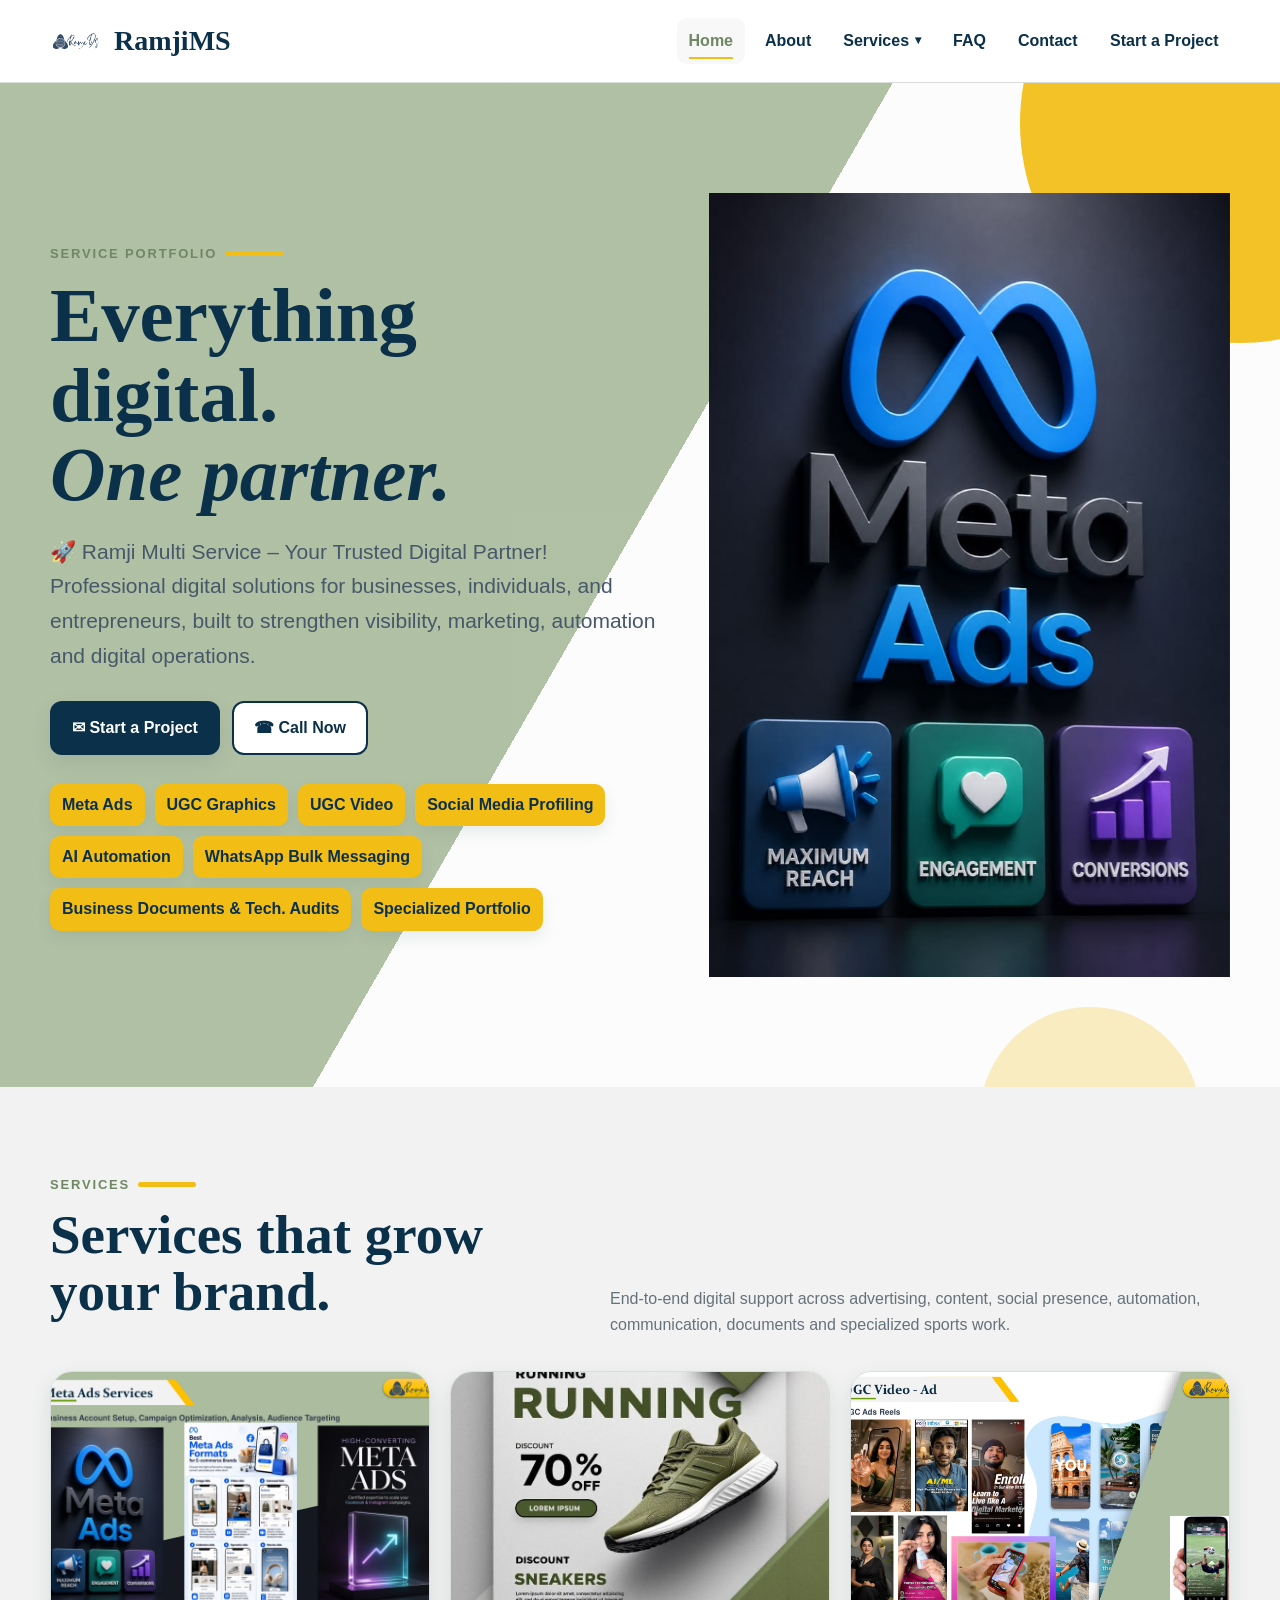
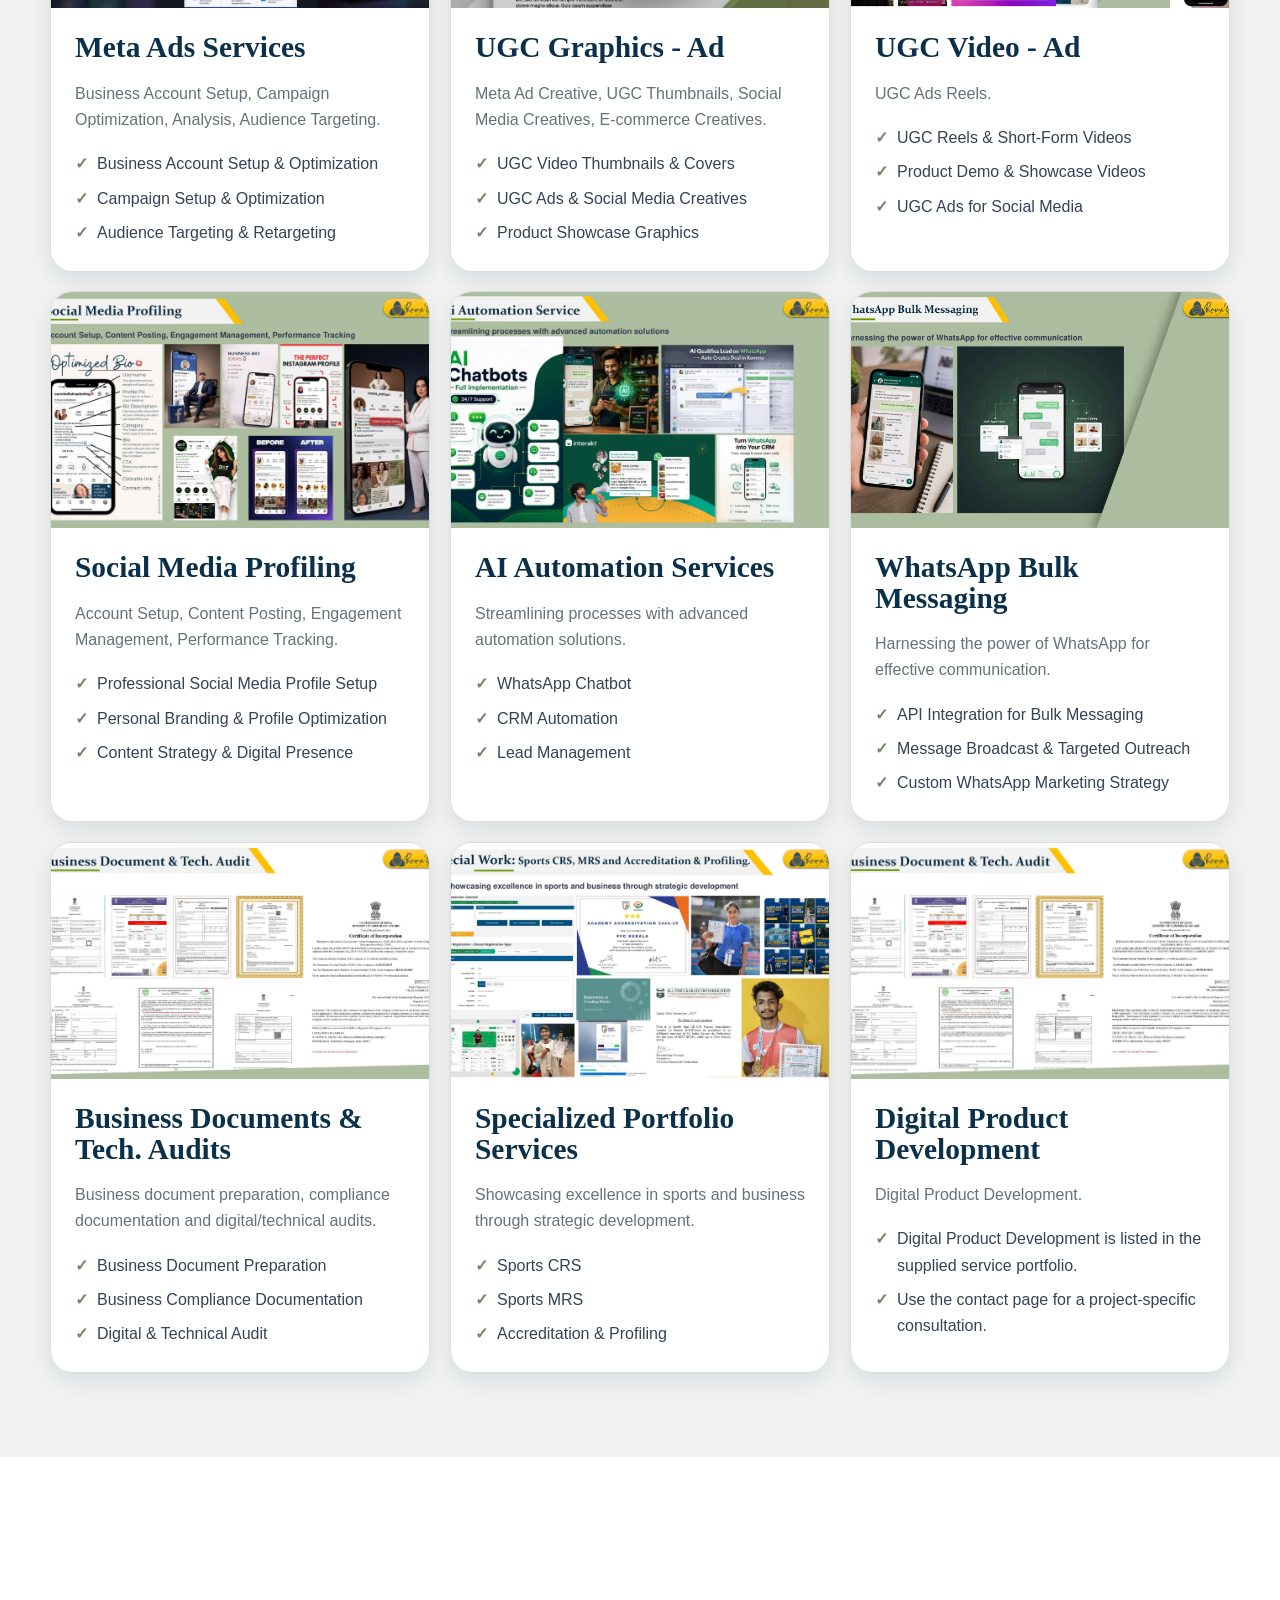
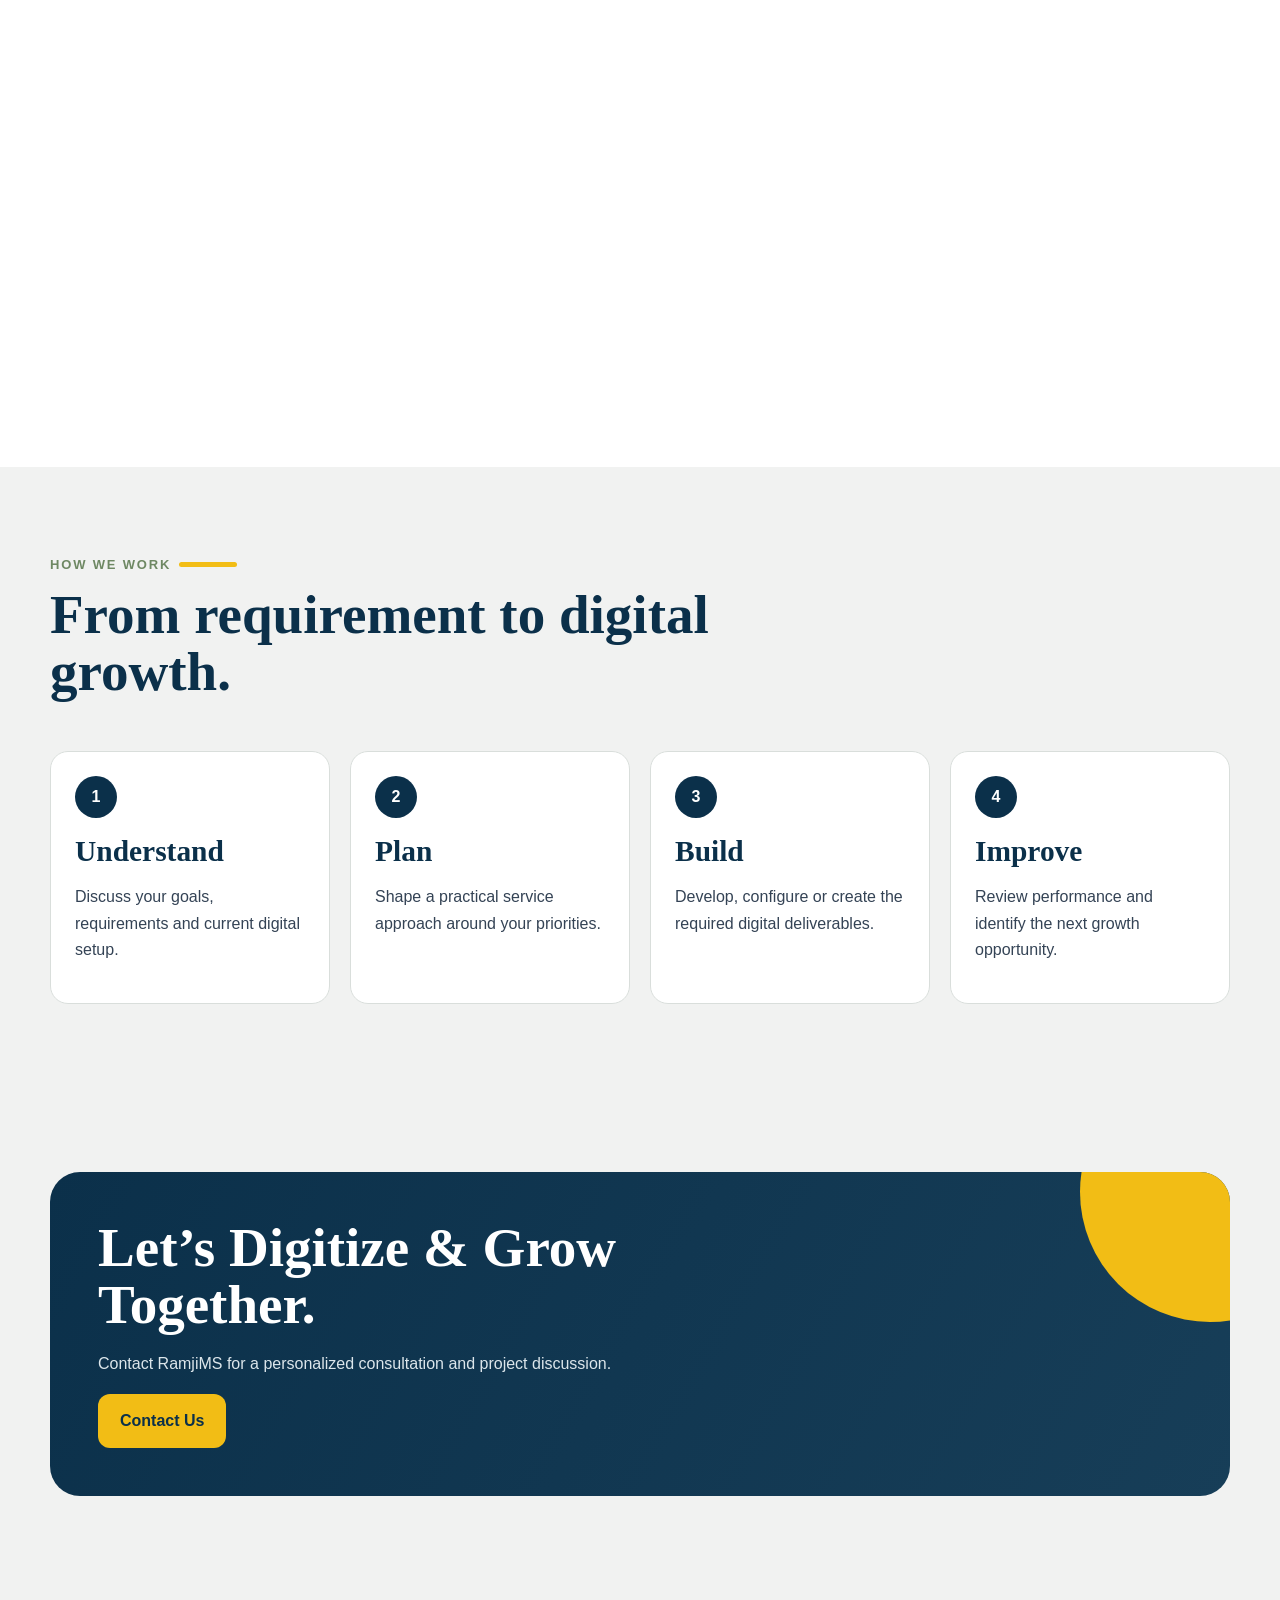
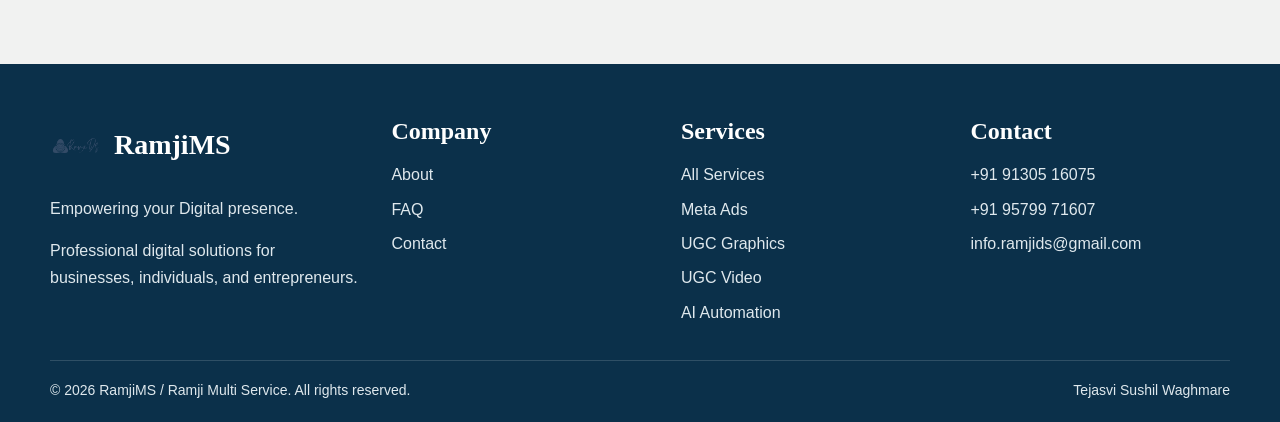
<file: index.html>
<!doctype html><html lang="en"><head><meta charset="utf-8"><meta name="viewport" content="width=device-width,initial-scale=1"><meta name="description" content="RamjiMS provides professional digital solutions across Meta Ads, UGC, social media profiling, AI automation, WhatsApp, documents, audits and specialized sports work."><title>Digital Growth Partner | RamjiMS</title><link rel="icon" href="favicon.png"><link rel="stylesheet" href="css/style.css"></head><body><a class="skip-link" href="#main">Skip to content</a><header class="site-header"><div class="container nav">
<a class="logo" href="index.html" aria-label="RamjiMS home"><img src="assets/images/ramjims-logo.png" alt="RamjiMS logo"><span>RamjiMS</span></a>
<button class="menu" type="button" aria-label="Open menu" aria-expanded="false">☰</button>
<nav class="site-nav" aria-label="Primary navigation">
<a href="index.html" aria-current='page'>Home</a>
<a href="about.html" >About</a>
<div class="nav-dropdown"><button type="button" aria-expanded="false">Services</button><div class="dropdown-menu"><a href="services/meta-ads.html">Meta Ads Services</a><a href="services/ugc-graphics.html">UGC Graphics - Ad</a><a href="services/ugc-video.html">UGC Video - Ad</a><a href="services/social-media.html">Social Media Profiling</a><a href="services/automation.html">AI Automation Services</a><a href="services/whatsapp.html">WhatsApp Bulk Messaging</a><a href="services/audits.html">Business Documents & Tech. Audits</a><a href="services/sports.html">Specialized Portfolio Services</a><a href="services/digital-products.html">Digital Product Development</a></div></div>
<a href="faq.html" >FAQ</a>
<a href="contact.html" >Contact</a>
<a class="btn btn-secondary" href="contact.html">Start a Project</a></nav></div></header><main id="main"><section class="hero"><div class="container hero-grid"><div class="reveal"><div class="eyebrow">Service Portfolio</div><h1>Everything digital.<br><em>One partner.</em></h1><p class="lead">🚀 Ramji Multi Service – Your Trusted Digital Partner! Professional digital solutions for businesses, individuals, and entrepreneurs, built to strengthen visibility, marketing, automation and digital operations.</p><div class="hero-actions"><a class="btn btn-primary" href="contact.html">✉ Start a Project</a><a class="btn btn-outline" href="tel:+919130516075">☎ Call Now</a></div><div class="logo-strip"><a class="chip" href="services/meta-ads.html">Meta Ads</a><a class="chip" href="services/ugc-graphics.html">UGC Graphics</a><a class="chip" href="services/ugc-video.html">UGC Video</a><a class="chip" href="services/social-media.html">Social Media Profiling</a><a class="chip" href="services/automation.html">AI Automation</a><a class="chip" href="services/whatsapp.html">WhatsApp Bulk Messaging</a><a class="chip" href="services/audits.html">Business Documents & Tech. Audits</a><a class="chip" href="services/sports.html">Specialized Portfolio</a></div></div><div class="hero-art reveal"><img src="assets/images/meta-ads.jpg" alt="RamjiMS Meta Ads portfolio visual"></div></div></section>
<section class="section" id="services"><div class="container"><div class="section-head reveal"><div><div class="eyebrow">Services</div><h2>Services that grow your brand.</h2></div><p>End-to-end digital support across advertising, content, social presence, automation, communication, documents and specialized sports work.</p></div><div class="grid service-grid"><article class="card reveal"><a class="card-link" href="services/meta-ads.html"><img class="card-img" src="assets/images/meta-ads-portfolio.jpg" alt="Meta Ads Services visual" loading="lazy"><div class="card-body"><h3>Meta Ads Services</h3><p>Business Account Setup, Campaign Optimization, Analysis, Audience Targeting.</p><ul class="card-list"><li>Business Account Setup & Optimization</li><li>Campaign Setup & Optimization</li><li>Audience Targeting & Retargeting</li></ul></div></a></article><article class="card reveal"><a class="card-link" href="services/ugc-graphics.html"><img class="card-img" src="assets/images/ugc-graphics-2.jpg" alt="UGC Graphics - Ad visual" loading="lazy"><div class="card-body"><h3>UGC Graphics - Ad</h3><p>Meta Ad Creative, UGC Thumbnails, Social Media Creatives, E-commerce Creatives.</p><ul class="card-list"><li>UGC Video Thumbnails & Covers</li><li>UGC Ads & Social Media Creatives</li><li>Product Showcase Graphics</li></ul></div></a></article><article class="card reveal"><a class="card-link" href="services/ugc-video.html"><img class="card-img" src="assets/images/ugc-video.jpg" alt="UGC Video - Ad visual" loading="lazy"><div class="card-body"><h3>UGC Video - Ad</h3><p>UGC Ads Reels.</p><ul class="card-list"><li>UGC Reels & Short-Form Videos</li><li>Product Demo & Showcase Videos</li><li>UGC Ads for Social Media</li></ul></div></a></article><article class="card reveal"><a class="card-link" href="services/social-media.html"><img class="card-img" src="assets/images/social-media-visual.jpg" alt="Social Media Profiling visual" loading="lazy"><div class="card-body"><h3>Social Media Profiling</h3><p>Account Setup, Content Posting, Engagement Management, Performance Tracking.</p><ul class="card-list"><li>Professional Social Media Profile Setup</li><li>Personal Branding & Profile Optimization</li><li>Content Strategy & Digital Presence</li></ul></div></a></article><article class="card reveal"><a class="card-link" href="services/automation.html"><img class="card-img" src="assets/images/automation-visual.jpg" alt="AI Automation Services visual" loading="lazy"><div class="card-body"><h3>AI Automation Services</h3><p>Streamlining processes with advanced automation solutions.</p><ul class="card-list"><li>WhatsApp Chatbot</li><li>CRM Automation</li><li>Lead Management</li></ul></div></a></article><article class="card reveal"><a class="card-link" href="services/whatsapp.html"><img class="card-img" src="assets/images/whatsapp.jpg" alt="WhatsApp Bulk Messaging visual" loading="lazy"><div class="card-body"><h3>WhatsApp Bulk Messaging</h3><p>Harnessing the power of WhatsApp for effective communication.</p><ul class="card-list"><li>API Integration for Bulk Messaging</li><li>Message Broadcast & Targeted Outreach</li><li>Custom WhatsApp Marketing Strategy</li></ul></div></a></article><article class="card reveal"><a class="card-link" href="services/audits.html"><img class="card-img" src="assets/images/audits-visual.jpg" alt="Business Documents & Tech. Audits visual" loading="lazy"><div class="card-body"><h3>Business Documents & Tech. Audits</h3><p>Business document preparation, compliance documentation and digital/technical audits.</p><ul class="card-list"><li>Business Document Preparation</li><li>Business Compliance Documentation</li><li>Digital & Technical Audit</li></ul></div></a></article><article class="card reveal"><a class="card-link" href="services/sports.html"><img class="card-img" src="assets/images/sports-visual.jpg" alt="Specialized Portfolio Services visual" loading="lazy"><div class="card-body"><h3>Specialized Portfolio Services</h3><p>Showcasing excellence in sports and business through strategic development.</p><ul class="card-list"><li>Sports CRS</li><li>Sports MRS</li><li>Accreditation & Profiling</li></ul></div></a></article><article class="card reveal"><a class="card-link" href="services/digital-products.html"><img class="card-img" src="assets/images/portfolio-10.jpg" alt="Digital Product Development visual" loading="lazy"><div class="card-body"><h3>Digital Product Development</h3><p>Digital Product Development.</p><ul class="card-list"><li>Digital Product Development is listed in the supplied service portfolio.</li><li>Use the contact page for a project-specific consultation.</li></ul></div></a></article></div></div></section>
<section class="section" style="background:#fff"><div class="container split"><div class="panel reveal"><div class="eyebrow">Why RamjiMS?</div><h2>Practical digital support, tailored to your goals.</h2><ul class="checks"><li>Professional & affordable services focused on value.</li><li>Expert support & consultation tailored to business goals.</li><li>Customized solutions for unique challenges and objectives.</li><li>Personalized consultations for service inquiries.</li></ul></div><div class="reveal"><img src="assets/images/why-visual-1.jpg" alt="RamjiMS service portfolio visual" loading="lazy" style="border-radius:24px;box-shadow:var(--shadow)"></div></div></section>
<section class="section"><div class="container"><div class="section-head reveal"><div><div class="eyebrow">How We Work</div><h2>From requirement to digital growth.</h2></div></div><div class="grid process"><div class="step reveal"><h3>Understand</h3><p>Discuss your goals, requirements and current digital setup.</p></div><div class="step reveal"><h3>Plan</h3><p>Shape a practical service approach around your priorities.</p></div><div class="step reveal"><h3>Build</h3><p>Develop, configure or create the required digital deliverables.</p></div><div class="step reveal"><h3>Improve</h3><p>Review performance and identify the next growth opportunity.</p></div></div></div></section>
<section class="section"><div class="container cta reveal"><h2>Let’s Digitize & Grow Together.</h2><p>Contact RamjiMS for a personalized consultation and project discussion.</p><a class="btn btn-secondary" href="contact.html">Contact Us</a></div></section></main><footer class="site-footer"><div class="container"><div class="footer-grid">
<div><a class="logo" href="index.html" style="color:#fff"><img src="assets/images/ramjims-logo.png" alt="RamjiMS logo"><span>RamjiMS</span></a><p>Empowering your Digital presence.</p><p>Professional digital solutions for businesses, individuals, and entrepreneurs.</p></div>
<div><h3>Company</h3><div class="footer-links"><a href="about.html">About</a><a href="faq.html">FAQ</a><a href="contact.html">Contact</a></div></div>
<div><h3>Services</h3><div class="footer-links"><a href="services.html">All Services</a><a href="services/meta-ads.html">Meta Ads</a><a href="services/ugc-graphics.html">UGC Graphics</a><a href="services/ugc-video.html">UGC Video</a><a href="services/automation.html">AI Automation</a></div></div>
<div><h3>Contact</h3><div class="footer-links"><a href="tel:+919130516075">+91 91305 16075</a><a href="tel:+919579971607">+91 95799 71607</a><a href="mailto:info.ramjids@gmail.com">info.ramjids@gmail.com</a></div></div>
</div><div class="footer-bottom"><span>© 2026 RamjiMS / Ramji Multi Service. All rights reserved.</span><span>Tejasvi Sushil Waghmare</span></div></div></footer><script src="js/script.js" defer></script></body></html>
</file>
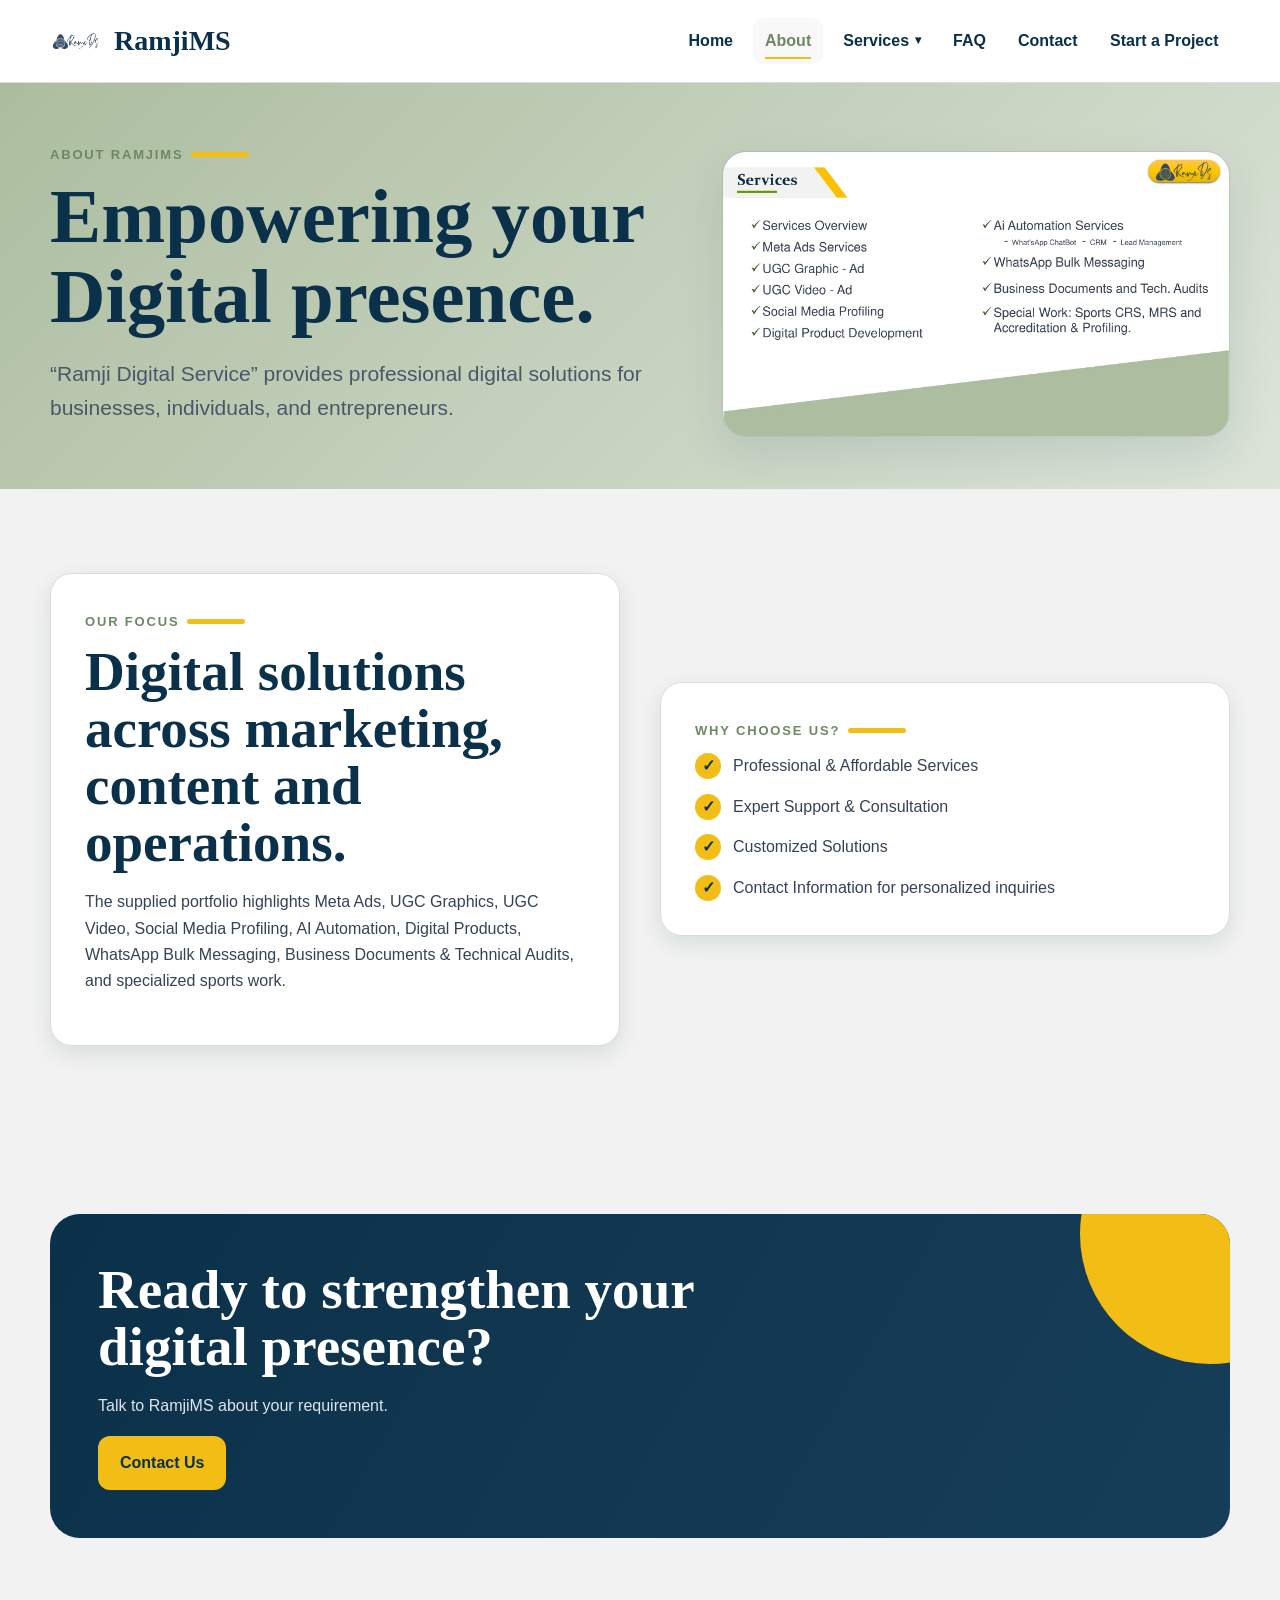
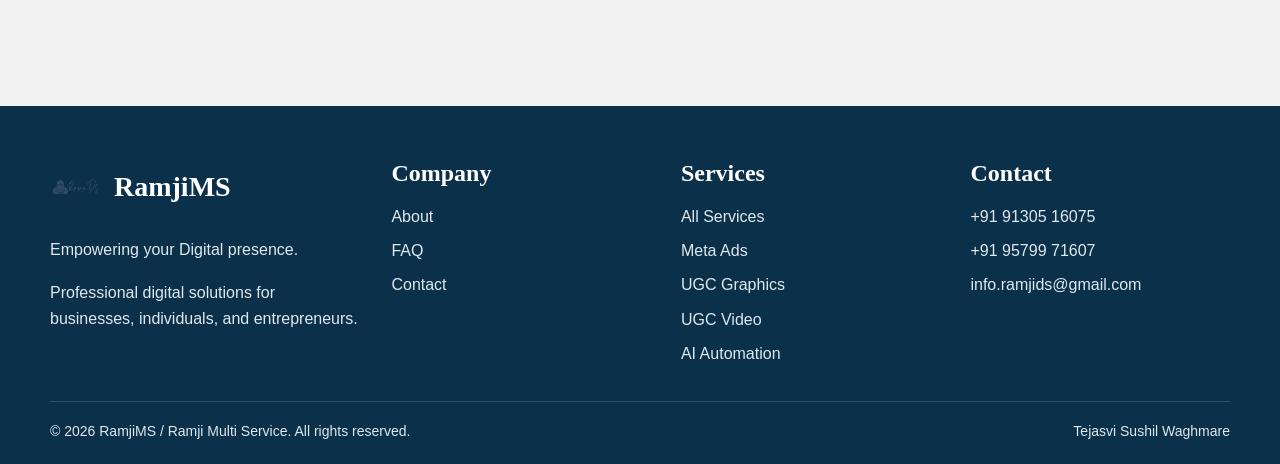
<file: about.html>
<!doctype html><html lang="en"><head><meta charset="utf-8"><meta name="viewport" content="width=device-width,initial-scale=1"><meta name="description" content="Learn about RamjiMS and its professional digital service portfolio."><title>About | RamjiMS</title><link rel="icon" href="favicon.png"><link rel="stylesheet" href="css/style.css"></head><body><a class="skip-link" href="#main">Skip to content</a><header class="site-header"><div class="container nav">
<a class="logo" href="index.html" aria-label="RamjiMS home"><img src="assets/images/ramjims-logo.png" alt="RamjiMS logo"><span>RamjiMS</span></a>
<button class="menu" type="button" aria-label="Open menu" aria-expanded="false">☰</button>
<nav class="site-nav" aria-label="Primary navigation">
<a href="index.html" >Home</a>
<a href="about.html" aria-current='page'>About</a>
<div class="nav-dropdown"><button type="button" aria-expanded="false">Services</button><div class="dropdown-menu"><a href="services/meta-ads.html">Meta Ads Services</a><a href="services/ugc-graphics.html">UGC Graphics - Ad</a><a href="services/ugc-video.html">UGC Video - Ad</a><a href="services/social-media.html">Social Media Profiling</a><a href="services/automation.html">AI Automation Services</a><a href="services/whatsapp.html">WhatsApp Bulk Messaging</a><a href="services/audits.html">Business Documents & Tech. Audits</a><a href="services/sports.html">Specialized Portfolio Services</a><a href="services/digital-products.html">Digital Product Development</a></div></div>
<a href="faq.html" >FAQ</a>
<a href="contact.html" >Contact</a>
<a class="btn btn-secondary" href="contact.html">Start a Project</a></nav></div></header><main id="main"><section class="detail-hero"><div class="container detail-grid"><div class="reveal"><div class="eyebrow">About RamjiMS</div><h1>Empowering your Digital presence.</h1><p class="lead">“Ramji Digital Service” provides professional digital solutions for businesses, individuals, and entrepreneurs.</p></div><img class="reveal" src="assets/images/why-visual-1.jpg" alt="RamjiMS digital services"></div></section><section class="section"><div class="container split"><div class="panel reveal"><div class="eyebrow">Our Focus</div><h2>Digital solutions across marketing, content and operations.</h2><p>The supplied portfolio highlights Meta Ads, UGC Graphics, UGC Video, Social Media Profiling, AI Automation, Digital Products, WhatsApp Bulk Messaging, Business Documents & Technical Audits, and specialized sports work.</p></div><div class="panel reveal"><div class="eyebrow">Why Choose Us?</div><ul class="checks"><li>Professional & Affordable Services</li><li>Expert Support & Consultation</li><li>Customized Solutions</li><li>Contact Information for personalized inquiries</li></ul></div></div></section><section class="section"><div class="container cta reveal"><h2>Ready to strengthen your digital presence?</h2><p>Talk to RamjiMS about your requirement.</p><a class="btn btn-secondary" href="contact.html">Contact Us</a></div></section></main><footer class="site-footer"><div class="container"><div class="footer-grid">
<div><a class="logo" href="index.html" style="color:#fff"><img src="assets/images/ramjims-logo.png" alt="RamjiMS logo"><span>RamjiMS</span></a><p>Empowering your Digital presence.</p><p>Professional digital solutions for businesses, individuals, and entrepreneurs.</p></div>
<div><h3>Company</h3><div class="footer-links"><a href="about.html">About</a><a href="faq.html">FAQ</a><a href="contact.html">Contact</a></div></div>
<div><h3>Services</h3><div class="footer-links"><a href="services.html">All Services</a><a href="services/meta-ads.html">Meta Ads</a><a href="services/ugc-graphics.html">UGC Graphics</a><a href="services/ugc-video.html">UGC Video</a><a href="services/automation.html">AI Automation</a></div></div>
<div><h3>Contact</h3><div class="footer-links"><a href="tel:+919130516075">+91 91305 16075</a><a href="tel:+919579971607">+91 95799 71607</a><a href="mailto:info.ramjids@gmail.com">info.ramjids@gmail.com</a></div></div>
</div><div class="footer-bottom"><span>© 2026 RamjiMS / Ramji Multi Service. All rights reserved.</span><span>Tejasvi Sushil Waghmare</span></div></div></footer><script src="js/script.js" defer></script></body></html>
</file>
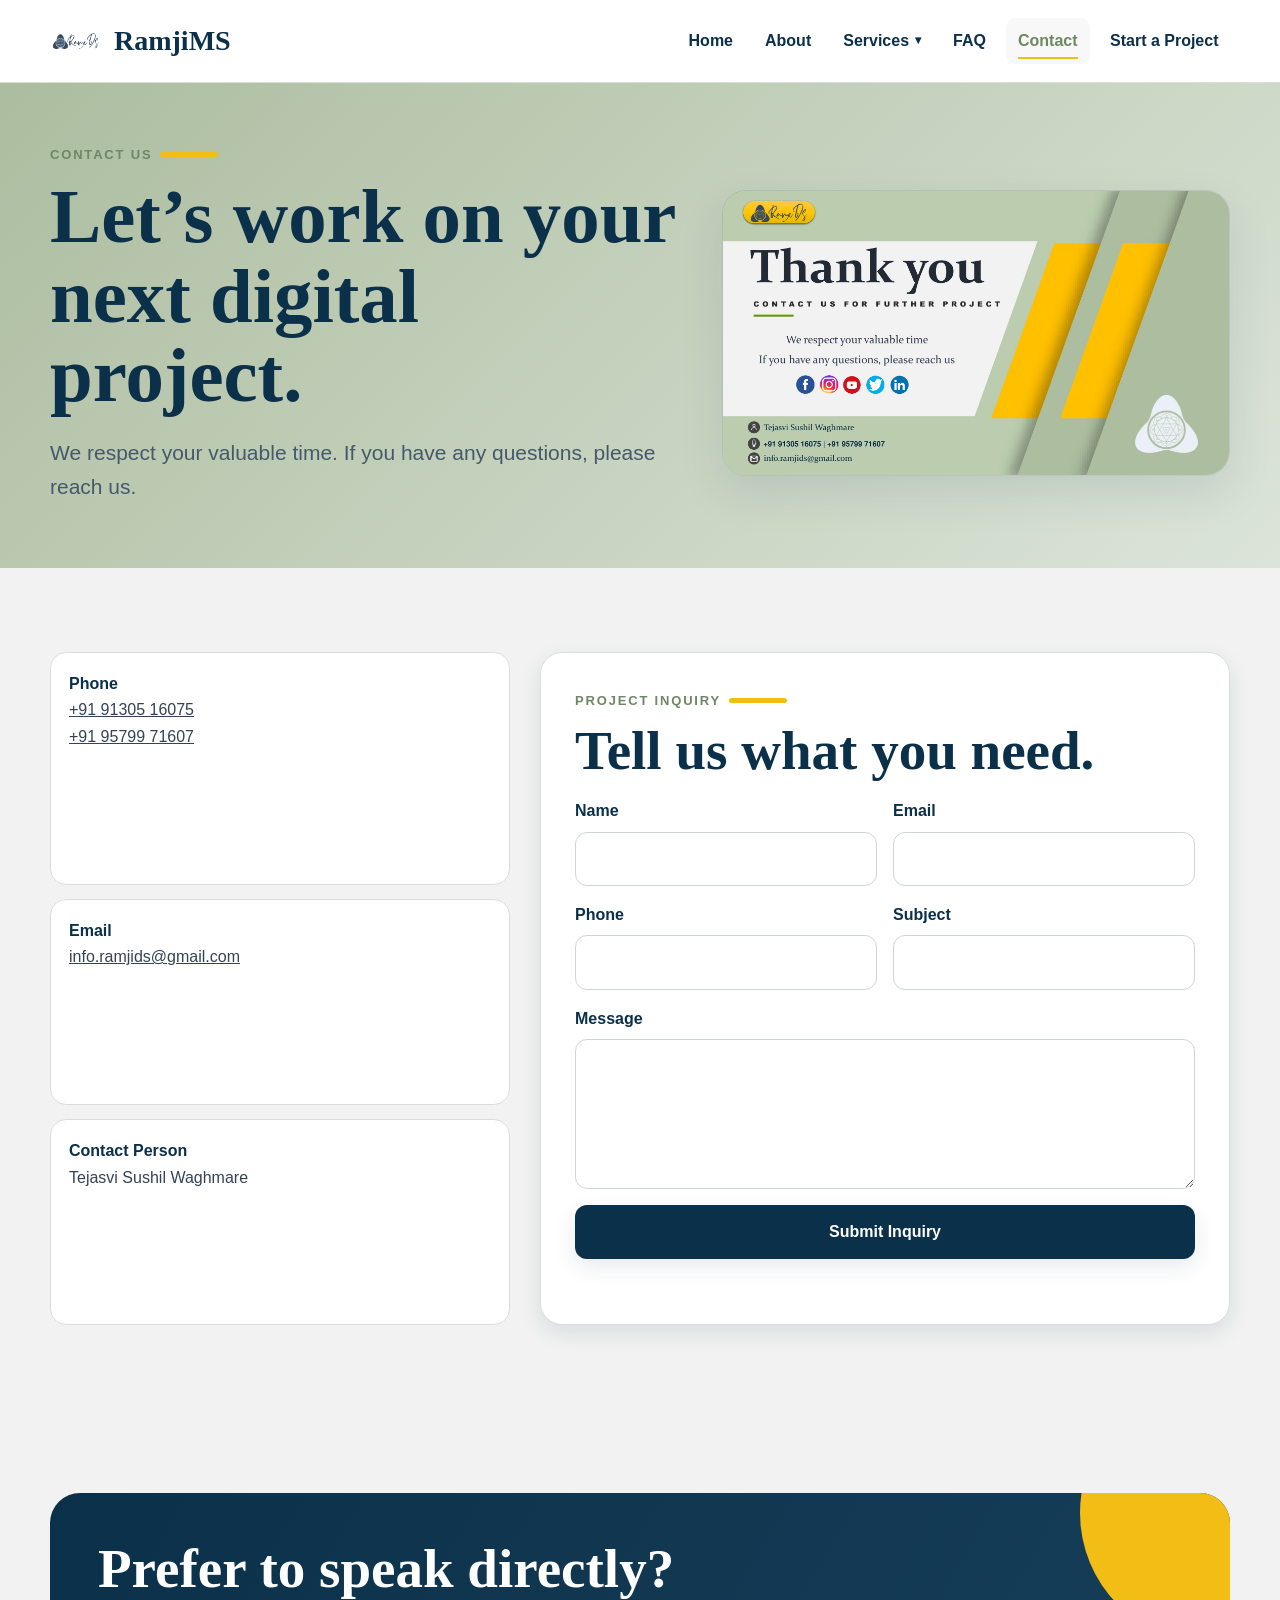
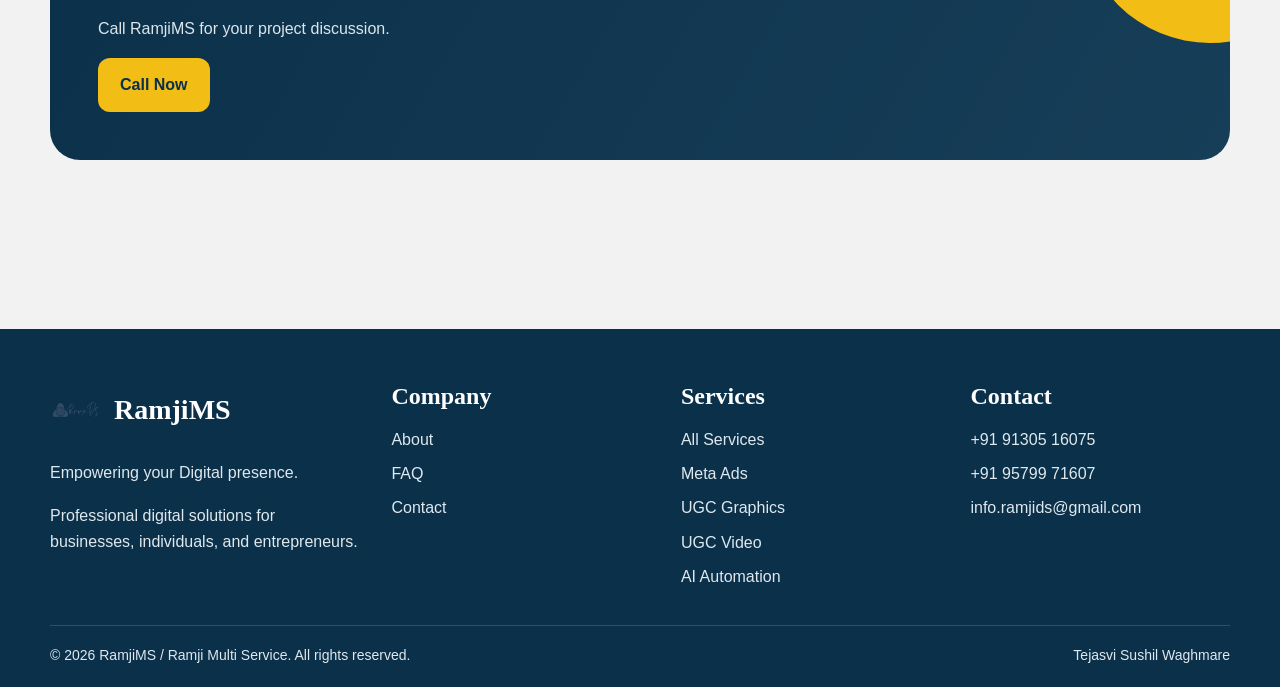
<file: contact.html>
<!doctype html><html lang="en"><head><meta charset="utf-8"><meta name="viewport" content="width=device-width,initial-scale=1"><meta name="description" content="Contact RamjiMS for digital service inquiries and project discussions."><title>Contact | RamjiMS</title><link rel="icon" href="favicon.png"><link rel="stylesheet" href="css/style.css"></head><body><a class="skip-link" href="#main">Skip to content</a><header class="site-header"><div class="container nav">
<a class="logo" href="index.html" aria-label="RamjiMS home"><img src="assets/images/ramjims-logo.png" alt="RamjiMS logo"><span>RamjiMS</span></a>
<button class="menu" type="button" aria-label="Open menu" aria-expanded="false">☰</button>
<nav class="site-nav" aria-label="Primary navigation">
<a href="index.html" >Home</a>
<a href="about.html" >About</a>
<div class="nav-dropdown"><button type="button" aria-expanded="false">Services</button><div class="dropdown-menu"><a href="services/meta-ads.html">Meta Ads Services</a><a href="services/ugc-graphics.html">UGC Graphics - Ad</a><a href="services/ugc-video.html">UGC Video - Ad</a><a href="services/social-media.html">Social Media Profiling</a><a href="services/automation.html">AI Automation Services</a><a href="services/whatsapp.html">WhatsApp Bulk Messaging</a><a href="services/audits.html">Business Documents & Tech. Audits</a><a href="services/sports.html">Specialized Portfolio Services</a><a href="services/digital-products.html">Digital Product Development</a></div></div>
<a href="faq.html" >FAQ</a>
<a href="contact.html" aria-current='page'>Contact</a>
<a class="btn btn-secondary" href="contact.html">Start a Project</a></nav></div></header><main id="main"><section class="detail-hero"><div class="container detail-grid"><div class="reveal"><div class="eyebrow">Contact Us</div><h1>Let’s work on your next digital project.</h1><p class="lead">We respect your valuable time. If you have any questions, please reach us.</p></div><img class="reveal" src="assets/images/contact-visual.jpg" alt="RamjiMS contact visual"></div></section><section class="section"><div class="container contact-grid"><div class="contact-info reveal"><div class="contact-item"><strong>Phone</strong><a href="tel:+919130516075">+91 91305 16075</a><br><a href="tel:+919579971607">+91 95799 71607</a></div><div class="contact-item"><strong>Email</strong><a href="mailto:info.ramjids@gmail.com">info.ramjids@gmail.com</a></div><div class="contact-item"><strong>Contact Person</strong><span>Tejasvi Sushil Waghmare</span></div></div><div class="panel reveal"><div class="eyebrow">Project Inquiry</div><h2>Tell us what you need.</h2><form data-contact-form><div class="form-grid"><div class="field"><label for="name">Name</label><input id="name" name="name" required autocomplete="name"></div><div class="field"><label for="email">Email</label><input id="email" name="email" type="email" required autocomplete="email"></div><div class="field"><label for="phone">Phone</label><input id="phone" name="phone" type="tel" required autocomplete="tel"></div><div class="field"><label for="subject">Subject</label><input id="subject" name="subject" required></div><div class="field full"><label for="message">Message</label><textarea id="message" name="message" required></textarea></div><div class="field full"><button class="btn btn-primary" type="submit">Submit Inquiry</button><div class="form-status" data-form-status aria-live="polite"></div></div></div></form></div></div></section><section class="section"><div class="container cta reveal"><h2>Prefer to speak directly?</h2><p>Call RamjiMS for your project discussion.</p><a class="btn btn-secondary" href="tel:+919130516075">Call Now</a></div></section></main><footer class="site-footer"><div class="container"><div class="footer-grid">
<div><a class="logo" href="index.html" style="color:#fff"><img src="assets/images/ramjims-logo.png" alt="RamjiMS logo"><span>RamjiMS</span></a><p>Empowering your Digital presence.</p><p>Professional digital solutions for businesses, individuals, and entrepreneurs.</p></div>
<div><h3>Company</h3><div class="footer-links"><a href="about.html">About</a><a href="faq.html">FAQ</a><a href="contact.html">Contact</a></div></div>
<div><h3>Services</h3><div class="footer-links"><a href="services.html">All Services</a><a href="services/meta-ads.html">Meta Ads</a><a href="services/ugc-graphics.html">UGC Graphics</a><a href="services/ugc-video.html">UGC Video</a><a href="services/automation.html">AI Automation</a></div></div>
<div><h3>Contact</h3><div class="footer-links"><a href="tel:+919130516075">+91 91305 16075</a><a href="tel:+919579971607">+91 95799 71607</a><a href="mailto:info.ramjids@gmail.com">info.ramjids@gmail.com</a></div></div>
</div><div class="footer-bottom"><span>© 2026 RamjiMS / Ramji Multi Service. All rights reserved.</span><span>Tejasvi Sushil Waghmare</span></div></div></footer><script src="js/script.js" defer></script></body></html>
</file>
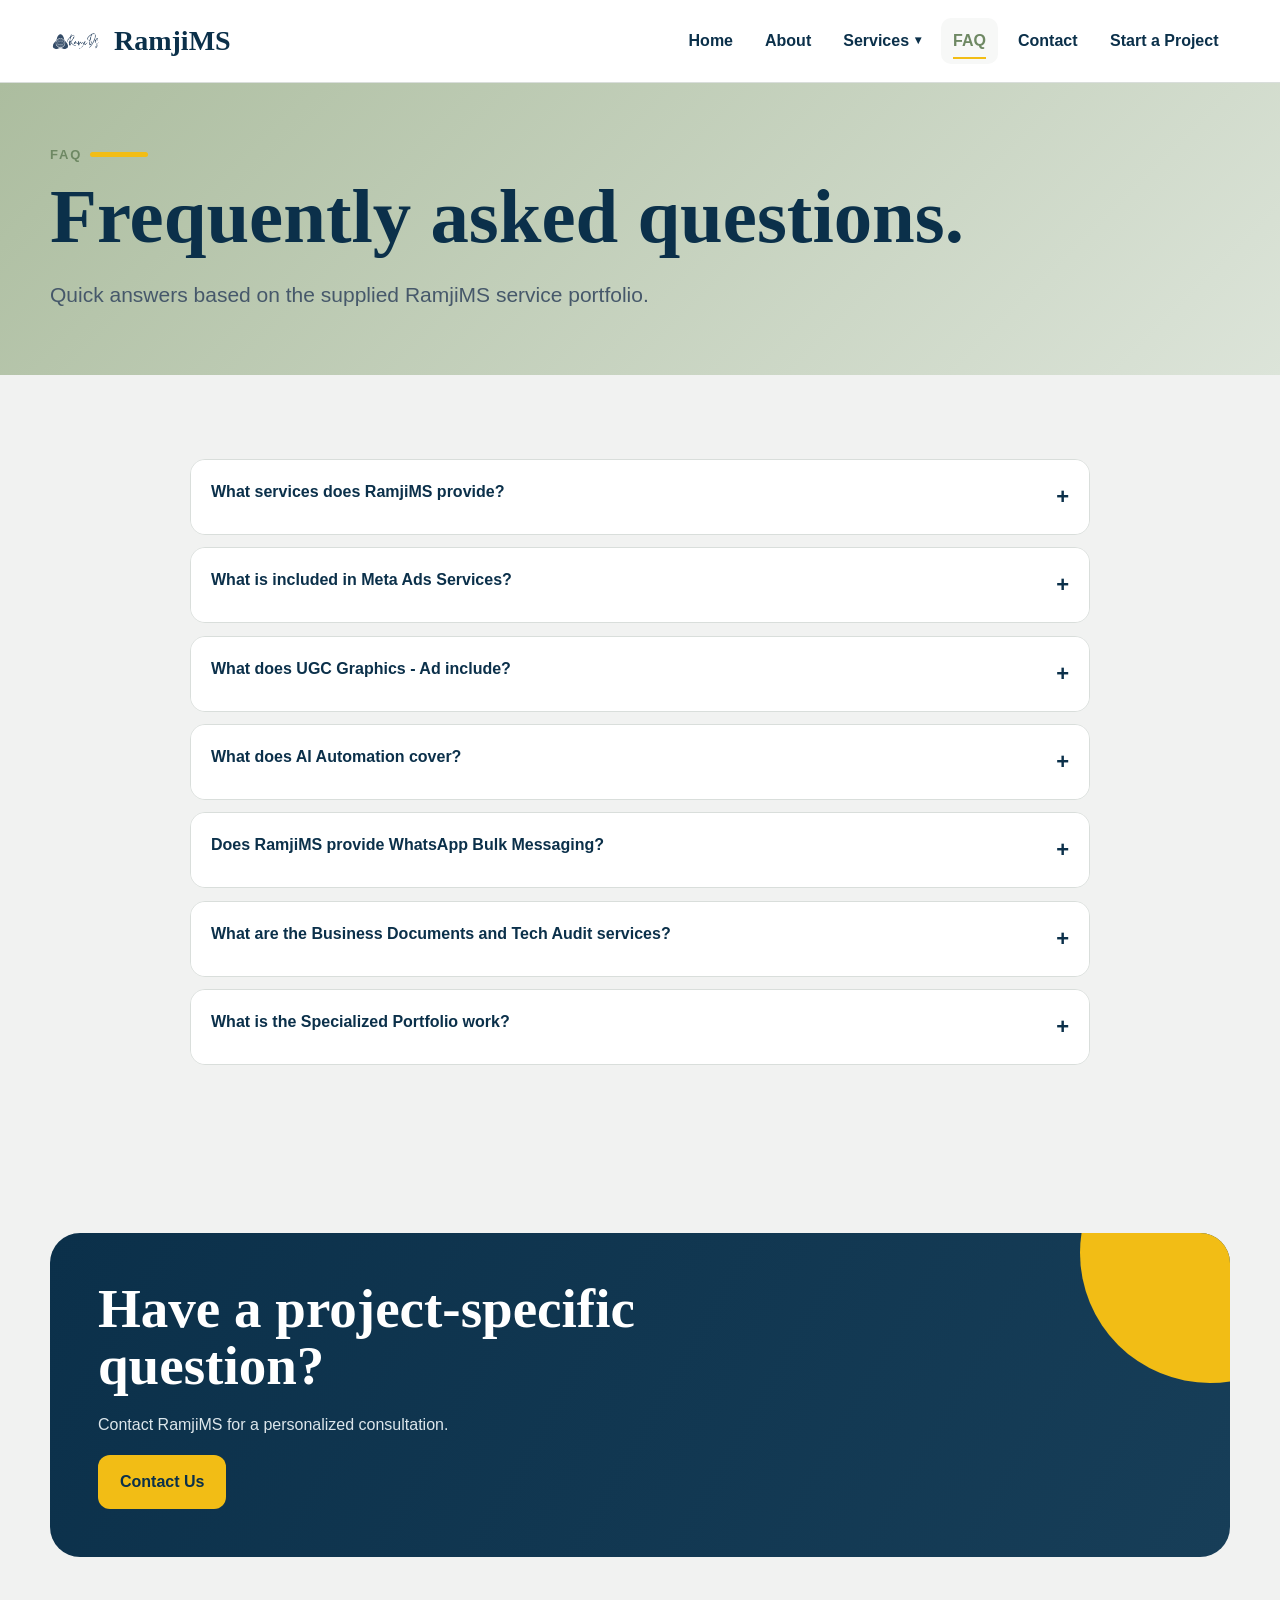
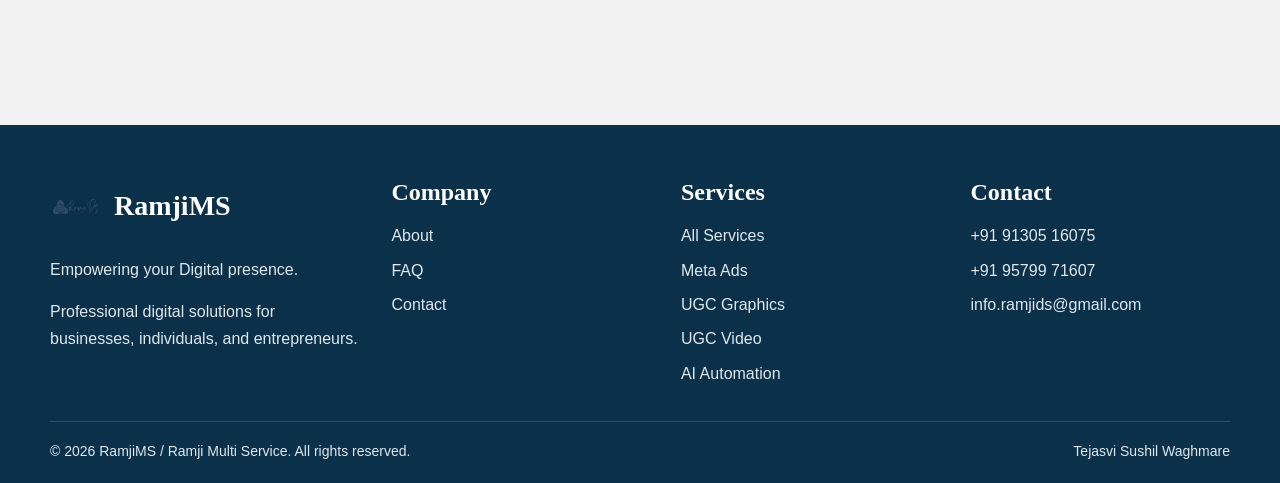
<file: faq.html>
<!doctype html><html lang="en"><head><meta charset="utf-8"><meta name="viewport" content="width=device-width,initial-scale=1"><meta name="description" content="Frequently asked questions about RamjiMS services."><title>FAQ | RamjiMS</title><link rel="icon" href="favicon.png"><link rel="stylesheet" href="css/style.css"></head><body><a class="skip-link" href="#main">Skip to content</a><header class="site-header"><div class="container nav">
<a class="logo" href="index.html" aria-label="RamjiMS home"><img src="assets/images/ramjims-logo.png" alt="RamjiMS logo"><span>RamjiMS</span></a>
<button class="menu" type="button" aria-label="Open menu" aria-expanded="false">☰</button>
<nav class="site-nav" aria-label="Primary navigation">
<a href="index.html" >Home</a>
<a href="about.html" >About</a>
<div class="nav-dropdown"><button type="button" aria-expanded="false">Services</button><div class="dropdown-menu"><a href="services/meta-ads.html">Meta Ads Services</a><a href="services/ugc-graphics.html">UGC Graphics - Ad</a><a href="services/ugc-video.html">UGC Video - Ad</a><a href="services/social-media.html">Social Media Profiling</a><a href="services/automation.html">AI Automation Services</a><a href="services/whatsapp.html">WhatsApp Bulk Messaging</a><a href="services/audits.html">Business Documents & Tech. Audits</a><a href="services/sports.html">Specialized Portfolio Services</a><a href="services/digital-products.html">Digital Product Development</a></div></div>
<a href="faq.html" aria-current='page'>FAQ</a>
<a href="contact.html" >Contact</a>
<a class="btn btn-secondary" href="contact.html">Start a Project</a></nav></div></header><main id="main"><section class="detail-hero"><div class="container"><div class="eyebrow">FAQ</div><h1>Frequently asked questions.</h1><p class="lead">Quick answers based on the supplied RamjiMS service portfolio.</p></div></section><section class="section"><div class="container"><div class="faq-list"><div class="faq-item reveal"><button class="faq-question" type="button" aria-expanded="false"><span>What services does RamjiMS provide?</span><span>+</span></button><div class="faq-answer"><p>The supplied portfolio lists Meta Ads, UGC Graphics, UGC Video, Social Media Profiling, AI Automation, Digital Product Development, WhatsApp Bulk Messaging, Business Documents & Technical Audits, and specialized sports portfolio services.</p></div></div><div class="faq-item reveal"><button class="faq-question" type="button" aria-expanded="false"><span>What is included in Meta Ads Services?</span><span>+</span></button><div class="faq-answer"><p>Business account setup and optimization, campaign setup and optimization, audience targeting and retargeting, A/B testing and performance analysis, and monthly reporting and growth strategy.</p></div></div><div class="faq-item reveal"><button class="faq-question" type="button" aria-expanded="false"><span>What does UGC Graphics - Ad include?</span><span>+</span></button><div class="faq-answer"><p>UGC video thumbnails and covers, UGC ads and social media creatives, product showcase graphics, e-commerce product creatives, and creator profile and brand graphics.</p></div></div><div class="faq-item reveal"><button class="faq-question" type="button" aria-expanded="false"><span>What does AI Automation cover?</span><span>+</span></button><div class="faq-answer"><p>WhatsApp Chatbot, CRM Automation, and Lead Management are listed in the supplied service portfolio.</p></div></div><div class="faq-item reveal"><button class="faq-question" type="button" aria-expanded="false"><span>Does RamjiMS provide WhatsApp Bulk Messaging?</span><span>+</span></button><div class="faq-answer"><p>Yes. The portfolio lists API integration for bulk messaging, message broadcast and targeted outreach, and custom WhatsApp marketing strategy.</p></div></div><div class="faq-item reveal"><button class="faq-question" type="button" aria-expanded="false"><span>What are the Business Documents and Tech Audit services?</span><span>+</span></button><div class="faq-answer"><p>The portfolio lists business document preparation, business compliance documentation, digital & technical audit, business process & system audit, and documentation & record review.</p></div></div><div class="faq-item reveal"><button class="faq-question" type="button" aria-expanded="false"><span>What is the Specialized Portfolio work?</span><span>+</span></button><div class="faq-answer"><p>The supplied presentation lists Sports CRS, Sports MRS, and Accreditation & Profiling.</p></div></div></div></div></section><section class="section"><div class="container cta reveal"><h2>Have a project-specific question?</h2><p>Contact RamjiMS for a personalized consultation.</p><a class="btn btn-secondary" href="contact.html">Contact Us</a></div></section></main><footer class="site-footer"><div class="container"><div class="footer-grid">
<div><a class="logo" href="index.html" style="color:#fff"><img src="assets/images/ramjims-logo.png" alt="RamjiMS logo"><span>RamjiMS</span></a><p>Empowering your Digital presence.</p><p>Professional digital solutions for businesses, individuals, and entrepreneurs.</p></div>
<div><h3>Company</h3><div class="footer-links"><a href="about.html">About</a><a href="faq.html">FAQ</a><a href="contact.html">Contact</a></div></div>
<div><h3>Services</h3><div class="footer-links"><a href="services.html">All Services</a><a href="services/meta-ads.html">Meta Ads</a><a href="services/ugc-graphics.html">UGC Graphics</a><a href="services/ugc-video.html">UGC Video</a><a href="services/automation.html">AI Automation</a></div></div>
<div><h3>Contact</h3><div class="footer-links"><a href="tel:+919130516075">+91 91305 16075</a><a href="tel:+919579971607">+91 95799 71607</a><a href="mailto:info.ramjids@gmail.com">info.ramjids@gmail.com</a></div></div>
</div><div class="footer-bottom"><span>© 2026 RamjiMS / Ramji Multi Service. All rights reserved.</span><span>Tejasvi Sushil Waghmare</span></div></div></footer><script src="js/script.js" defer></script></body></html>
</file>
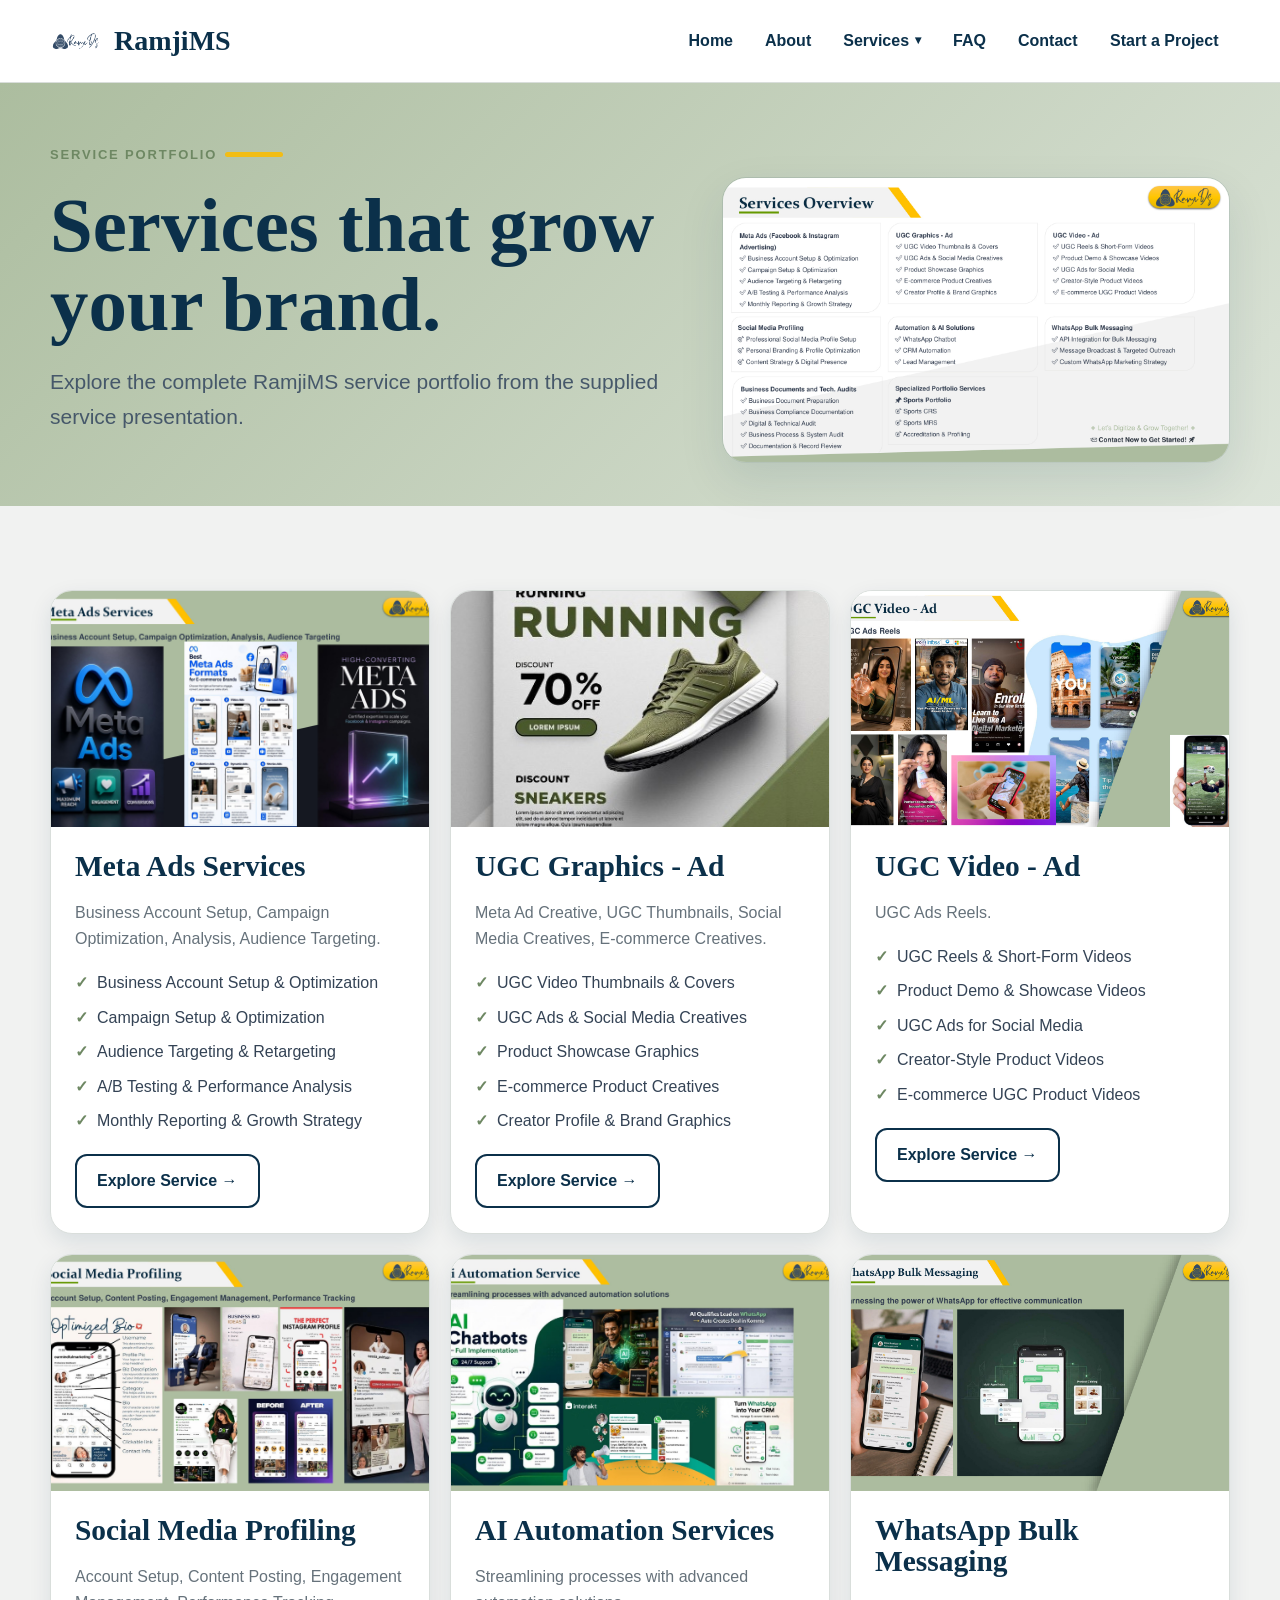
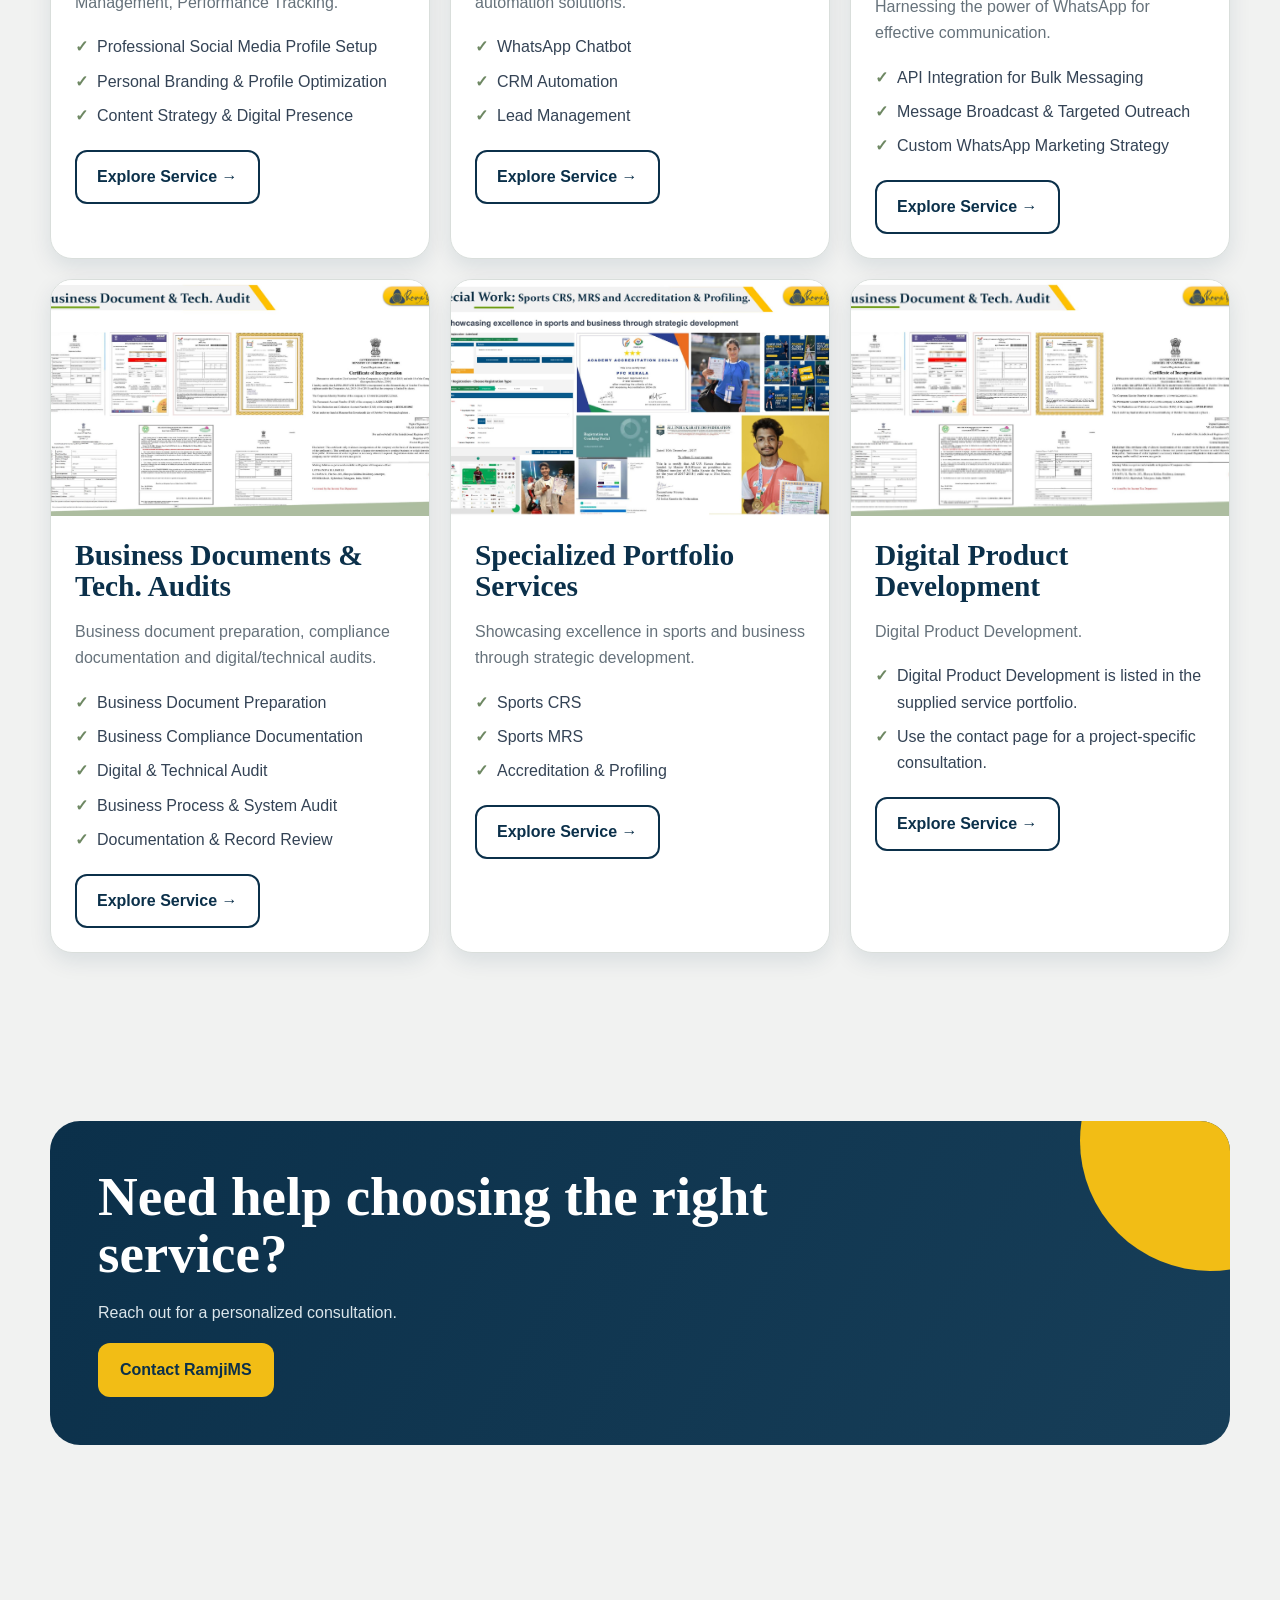
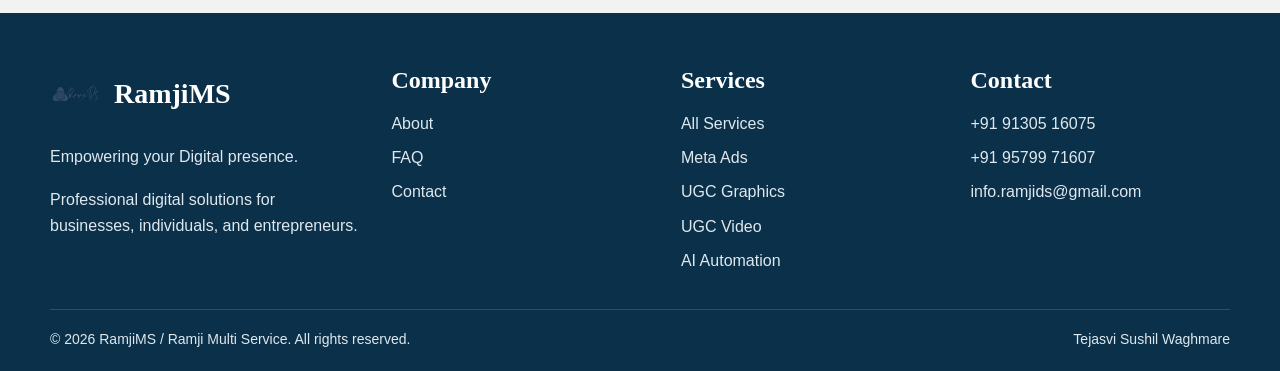
<file: services.html>
<!doctype html><html lang="en"><head><meta charset="utf-8"><meta name="viewport" content="width=device-width,initial-scale=1"><meta name="description" content="Explore the complete RamjiMS service portfolio."><title>Services | RamjiMS</title><link rel="icon" href="favicon.png"><link rel="stylesheet" href="css/style.css"></head><body><a class="skip-link" href="#main">Skip to content</a><header class="site-header"><div class="container nav">
<a class="logo" href="index.html" aria-label="RamjiMS home"><img src="assets/images/ramjims-logo.png" alt="RamjiMS logo"><span>RamjiMS</span></a>
<button class="menu" type="button" aria-label="Open menu" aria-expanded="false">☰</button>
<nav class="site-nav" aria-label="Primary navigation">
<a href="index.html" >Home</a>
<a href="about.html" >About</a>
<div class="nav-dropdown"><button type="button" aria-expanded="false">Services</button><div class="dropdown-menu"><a href="services/meta-ads.html">Meta Ads Services</a><a href="services/ugc-graphics.html">UGC Graphics - Ad</a><a href="services/ugc-video.html">UGC Video - Ad</a><a href="services/social-media.html">Social Media Profiling</a><a href="services/automation.html">AI Automation Services</a><a href="services/whatsapp.html">WhatsApp Bulk Messaging</a><a href="services/audits.html">Business Documents & Tech. Audits</a><a href="services/sports.html">Specialized Portfolio Services</a><a href="services/digital-products.html">Digital Product Development</a></div></div>
<a href="faq.html" >FAQ</a>
<a href="contact.html" >Contact</a>
<a class="btn btn-secondary" href="contact.html">Start a Project</a></nav></div></header><main id="main"><section class="detail-hero"><div class="container"><div class="eyebrow">Service Portfolio</div><div class="detail-grid"><div class="reveal"><h1>Services that grow your brand.</h1><p class="lead">Explore the complete RamjiMS service portfolio from the supplied service presentation.</p></div><img class="reveal" src="assets/images/overview.jpg" alt="RamjiMS services overview"></div></div></section><section class="section"><div class="container"><div class="grid service-grid"><article class="card reveal"><a class="card-link" href="services/meta-ads.html"><img class="card-img" src="assets/images/meta-ads-portfolio.jpg" alt="Meta Ads Services visual" loading="lazy"><div class="card-body"><h3>Meta Ads Services</h3><p>Business Account Setup, Campaign Optimization, Analysis, Audience Targeting.</p><ul class="card-list"><li>Business Account Setup & Optimization</li><li>Campaign Setup & Optimization</li><li>Audience Targeting & Retargeting</li><li>A/B Testing & Performance Analysis</li><li>Monthly Reporting & Growth Strategy</li></ul><span class="btn btn-outline" style="margin-top:20px">Explore Service →</span></div></a></article><article class="card reveal"><a class="card-link" href="services/ugc-graphics.html"><img class="card-img" src="assets/images/ugc-graphics-2.jpg" alt="UGC Graphics - Ad visual" loading="lazy"><div class="card-body"><h3>UGC Graphics - Ad</h3><p>Meta Ad Creative, UGC Thumbnails, Social Media Creatives, E-commerce Creatives.</p><ul class="card-list"><li>UGC Video Thumbnails & Covers</li><li>UGC Ads & Social Media Creatives</li><li>Product Showcase Graphics</li><li>E-commerce Product Creatives</li><li>Creator Profile & Brand Graphics</li></ul><span class="btn btn-outline" style="margin-top:20px">Explore Service →</span></div></a></article><article class="card reveal"><a class="card-link" href="services/ugc-video.html"><img class="card-img" src="assets/images/ugc-video.jpg" alt="UGC Video - Ad visual" loading="lazy"><div class="card-body"><h3>UGC Video - Ad</h3><p>UGC Ads Reels.</p><ul class="card-list"><li>UGC Reels & Short-Form Videos</li><li>Product Demo & Showcase Videos</li><li>UGC Ads for Social Media</li><li>Creator-Style Product Videos</li><li>E-commerce UGC Product Videos</li></ul><span class="btn btn-outline" style="margin-top:20px">Explore Service →</span></div></a></article><article class="card reveal"><a class="card-link" href="services/social-media.html"><img class="card-img" src="assets/images/social-media-visual.jpg" alt="Social Media Profiling visual" loading="lazy"><div class="card-body"><h3>Social Media Profiling</h3><p>Account Setup, Content Posting, Engagement Management, Performance Tracking.</p><ul class="card-list"><li>Professional Social Media Profile Setup</li><li>Personal Branding & Profile Optimization</li><li>Content Strategy & Digital Presence</li></ul><span class="btn btn-outline" style="margin-top:20px">Explore Service →</span></div></a></article><article class="card reveal"><a class="card-link" href="services/automation.html"><img class="card-img" src="assets/images/automation-visual.jpg" alt="AI Automation Services visual" loading="lazy"><div class="card-body"><h3>AI Automation Services</h3><p>Streamlining processes with advanced automation solutions.</p><ul class="card-list"><li>WhatsApp Chatbot</li><li>CRM Automation</li><li>Lead Management</li></ul><span class="btn btn-outline" style="margin-top:20px">Explore Service →</span></div></a></article><article class="card reveal"><a class="card-link" href="services/whatsapp.html"><img class="card-img" src="assets/images/whatsapp.jpg" alt="WhatsApp Bulk Messaging visual" loading="lazy"><div class="card-body"><h3>WhatsApp Bulk Messaging</h3><p>Harnessing the power of WhatsApp for effective communication.</p><ul class="card-list"><li>API Integration for Bulk Messaging</li><li>Message Broadcast & Targeted Outreach</li><li>Custom WhatsApp Marketing Strategy</li></ul><span class="btn btn-outline" style="margin-top:20px">Explore Service →</span></div></a></article><article class="card reveal"><a class="card-link" href="services/audits.html"><img class="card-img" src="assets/images/audits-visual.jpg" alt="Business Documents & Tech. Audits visual" loading="lazy"><div class="card-body"><h3>Business Documents & Tech. Audits</h3><p>Business document preparation, compliance documentation and digital/technical audits.</p><ul class="card-list"><li>Business Document Preparation</li><li>Business Compliance Documentation</li><li>Digital & Technical Audit</li><li>Business Process & System Audit</li><li>Documentation & Record Review</li></ul><span class="btn btn-outline" style="margin-top:20px">Explore Service →</span></div></a></article><article class="card reveal"><a class="card-link" href="services/sports.html"><img class="card-img" src="assets/images/sports-visual.jpg" alt="Specialized Portfolio Services visual" loading="lazy"><div class="card-body"><h3>Specialized Portfolio Services</h3><p>Showcasing excellence in sports and business through strategic development.</p><ul class="card-list"><li>Sports CRS</li><li>Sports MRS</li><li>Accreditation & Profiling</li></ul><span class="btn btn-outline" style="margin-top:20px">Explore Service →</span></div></a></article><article class="card reveal"><a class="card-link" href="services/digital-products.html"><img class="card-img" src="assets/images/portfolio-10.jpg" alt="Digital Product Development visual" loading="lazy"><div class="card-body"><h3>Digital Product Development</h3><p>Digital Product Development.</p><ul class="card-list"><li>Digital Product Development is listed in the supplied service portfolio.</li><li>Use the contact page for a project-specific consultation.</li></ul><span class="btn btn-outline" style="margin-top:20px">Explore Service →</span></div></a></article></div></div></section><section class="section"><div class="container cta reveal"><h2>Need help choosing the right service?</h2><p>Reach out for a personalized consultation.</p><a class="btn btn-secondary" href="contact.html">Contact RamjiMS</a></div></section></main><footer class="site-footer"><div class="container"><div class="footer-grid">
<div><a class="logo" href="index.html" style="color:#fff"><img src="assets/images/ramjims-logo.png" alt="RamjiMS logo"><span>RamjiMS</span></a><p>Empowering your Digital presence.</p><p>Professional digital solutions for businesses, individuals, and entrepreneurs.</p></div>
<div><h3>Company</h3><div class="footer-links"><a href="about.html">About</a><a href="faq.html">FAQ</a><a href="contact.html">Contact</a></div></div>
<div><h3>Services</h3><div class="footer-links"><a href="services.html">All Services</a><a href="services/meta-ads.html">Meta Ads</a><a href="services/ugc-graphics.html">UGC Graphics</a><a href="services/ugc-video.html">UGC Video</a><a href="services/automation.html">AI Automation</a></div></div>
<div><h3>Contact</h3><div class="footer-links"><a href="tel:+919130516075">+91 91305 16075</a><a href="tel:+919579971607">+91 95799 71607</a><a href="mailto:info.ramjids@gmail.com">info.ramjids@gmail.com</a></div></div>
</div><div class="footer-bottom"><span>© 2026 RamjiMS / Ramji Multi Service. All rights reserved.</span><span>Tejasvi Sushil Waghmare</span></div></div></footer><script src="js/script.js" defer></script></body></html>
</file>
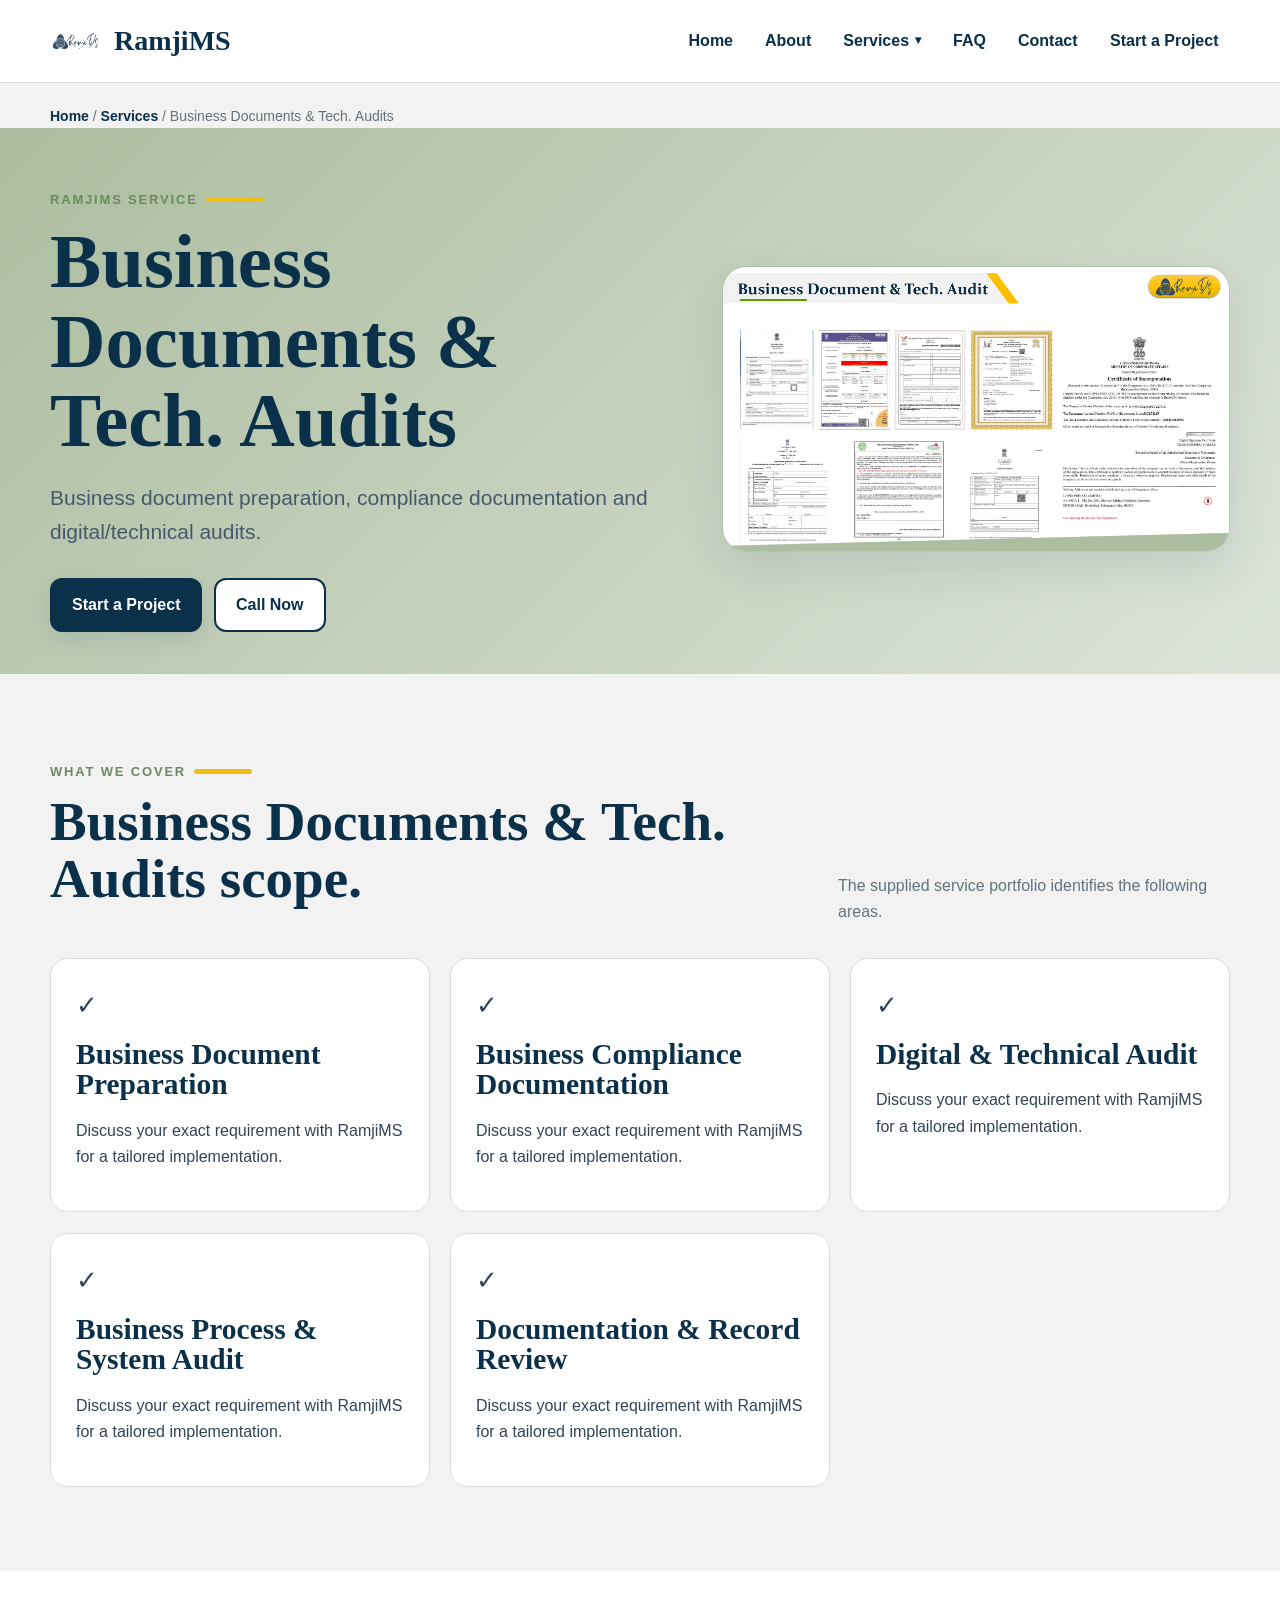
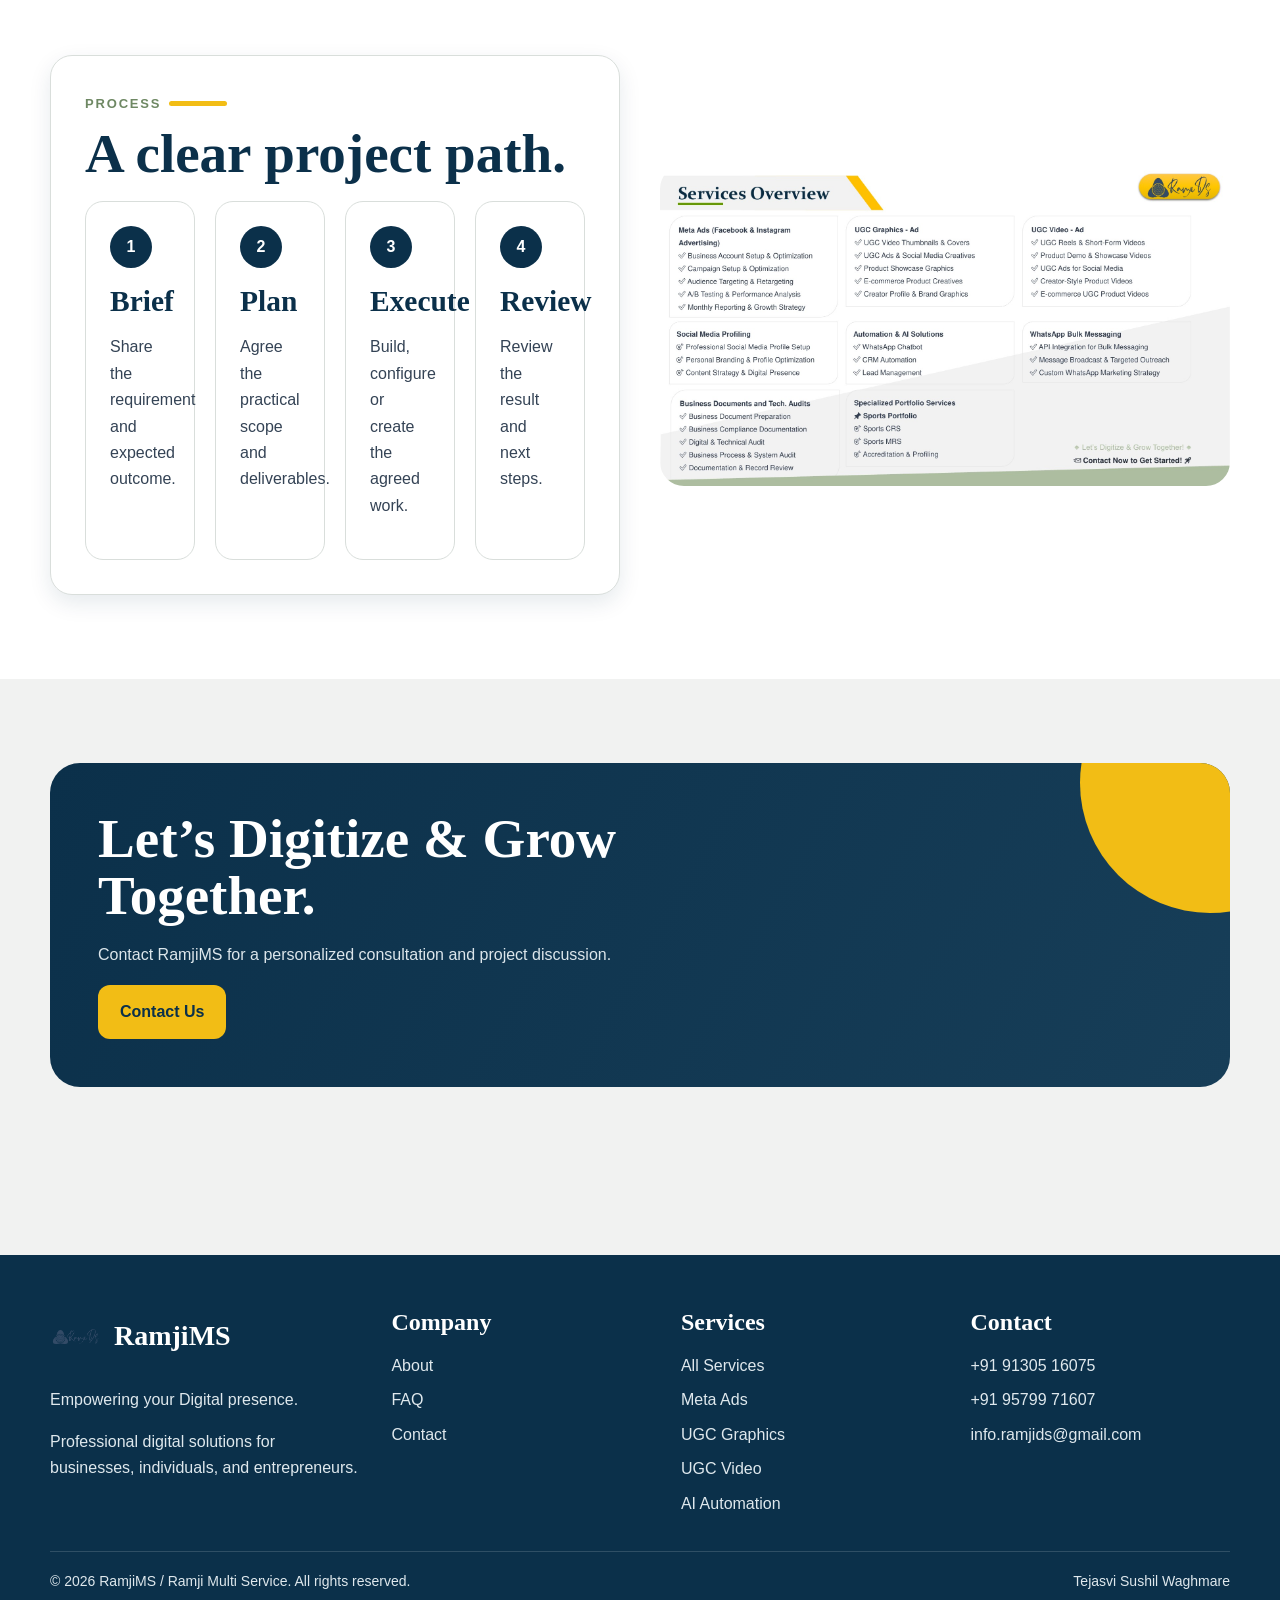
<file: services/audits.html>
<!doctype html><html lang="en"><head><meta charset="utf-8"><meta name="viewport" content="width=device-width,initial-scale=1"><meta name="description" content="Business document preparation, compliance documentation and digital/technical audits RamjiMS service portfolio"><title>Business Documents & Tech. Audits | RamjiMS</title><link rel="icon" href="../favicon.png"><link rel="stylesheet" href="../css/style.css"></head><body><a class="skip-link" href="#main">Skip to content</a><header class="site-header"><div class="container nav">
<a class="logo" href="../index.html" aria-label="RamjiMS home"><img src="../assets/images/ramjims-logo.png" alt="RamjiMS logo"><span>RamjiMS</span></a>
<button class="menu" type="button" aria-label="Open menu" aria-expanded="false">☰</button>
<nav class="site-nav" aria-label="Primary navigation">
<a href="../index.html" >Home</a>
<a href="../about.html" >About</a>
<div class="nav-dropdown"><button type="button" aria-expanded="false">Services</button><div class="dropdown-menu"><a href="../services/meta-ads.html">Meta Ads Services</a><a href="../services/ugc-graphics.html">UGC Graphics - Ad</a><a href="../services/ugc-video.html">UGC Video - Ad</a><a href="../services/social-media.html">Social Media Profiling</a><a href="../services/automation.html">AI Automation Services</a><a href="../services/whatsapp.html">WhatsApp Bulk Messaging</a><a href="../services/audits.html">Business Documents & Tech. Audits</a><a href="../services/sports.html">Specialized Portfolio Services</a><a href="../services/digital-products.html">Digital Product Development</a></div></div>
<a href="../faq.html" >FAQ</a>
<a href="../contact.html" >Contact</a>
<a class="btn btn-secondary" href="../contact.html">Start a Project</a></nav></div></header><main id="main"><section class="breadcrumb"><div class="container"><a href="../index.html">Home</a> / <a href="../services.html">Services</a> / <span>Business Documents & Tech. Audits</span></div></section><section class="detail-hero"><div class="container detail-grid"><div class="reveal"><div class="eyebrow">RamjiMS Service</div><h1>Business Documents & Tech. Audits</h1><p class="lead">Business document preparation, compliance documentation and digital/technical audits.</p><div class="hero-actions"><a class="btn btn-primary" href="../contact.html">Start a Project</a><a class="btn btn-outline" href="tel:+919130516075">Call Now</a></div></div><img class="reveal" src="../assets/images/audits-visual.jpg" alt="Business Documents & Tech. Audits visual"></div></section><section class="section"><div class="container"><div class="section-head reveal"><div><div class="eyebrow">What We Cover</div><h2>Business Documents & Tech. Audits scope.</h2></div><p>The supplied service portfolio identifies the following areas.</p></div><div class="grid feature-grid"><article class="feature reveal"><div class="icon">✓</div><h3>Business Document Preparation</h3><p>Discuss your exact requirement with RamjiMS for a tailored implementation.</p></article><article class="feature reveal"><div class="icon">✓</div><h3>Business Compliance Documentation</h3><p>Discuss your exact requirement with RamjiMS for a tailored implementation.</p></article><article class="feature reveal"><div class="icon">✓</div><h3>Digital & Technical Audit</h3><p>Discuss your exact requirement with RamjiMS for a tailored implementation.</p></article><article class="feature reveal"><div class="icon">✓</div><h3>Business Process & System Audit</h3><p>Discuss your exact requirement with RamjiMS for a tailored implementation.</p></article><article class="feature reveal"><div class="icon">✓</div><h3>Documentation & Record Review</h3><p>Discuss your exact requirement with RamjiMS for a tailored implementation.</p></article></div></div></section><section class="section" style="background:#fff"><div class="container split"><div class="panel reveal"><div class="eyebrow">Process</div><h2>A clear project path.</h2><div class="grid process"><div class="step"><h3>Brief</h3><p>Share the requirement and expected outcome.</p></div><div class="step"><h3>Plan</h3><p>Agree the practical scope and deliverables.</p></div><div class="step"><h3>Execute</h3><p>Build, configure or create the agreed work.</p></div><div class="step"><h3>Review</h3><p>Review the result and next steps.</p></div></div></div><div class="reveal"><img src="../assets/images/why-visual-2.jpg" alt="RamjiMS supporting visual" style="border-radius:24px"></div></div></section><section class="section"><div class="container cta reveal"><h2>Let’s Digitize & Grow Together.</h2><p>Contact RamjiMS for a personalized consultation and project discussion.</p><a class="btn btn-secondary" href="../contact.html">Contact Us</a></div></section></main><footer class="site-footer"><div class="container"><div class="footer-grid">
<div><a class="logo" href="../index.html" style="color:#fff"><img src="../assets/images/ramjims-logo.png" alt="RamjiMS logo"><span>RamjiMS</span></a><p>Empowering your Digital presence.</p><p>Professional digital solutions for businesses, individuals, and entrepreneurs.</p></div>
<div><h3>Company</h3><div class="footer-links"><a href="../about.html">About</a><a href="../faq.html">FAQ</a><a href="../contact.html">Contact</a></div></div>
<div><h3>Services</h3><div class="footer-links"><a href="../services.html">All Services</a><a href="../services/meta-ads.html">Meta Ads</a><a href="../services/ugc-graphics.html">UGC Graphics</a><a href="../services/ugc-video.html">UGC Video</a><a href="../services/automation.html">AI Automation</a></div></div>
<div><h3>Contact</h3><div class="footer-links"><a href="tel:+919130516075">+91 91305 16075</a><a href="tel:+919579971607">+91 95799 71607</a><a href="mailto:info.ramjids@gmail.com">info.ramjids@gmail.com</a></div></div>
</div><div class="footer-bottom"><span>© 2026 RamjiMS / Ramji Multi Service. All rights reserved.</span><span>Tejasvi Sushil Waghmare</span></div></div></footer><script src="../js/script.js" defer></script></body></html>
</file>
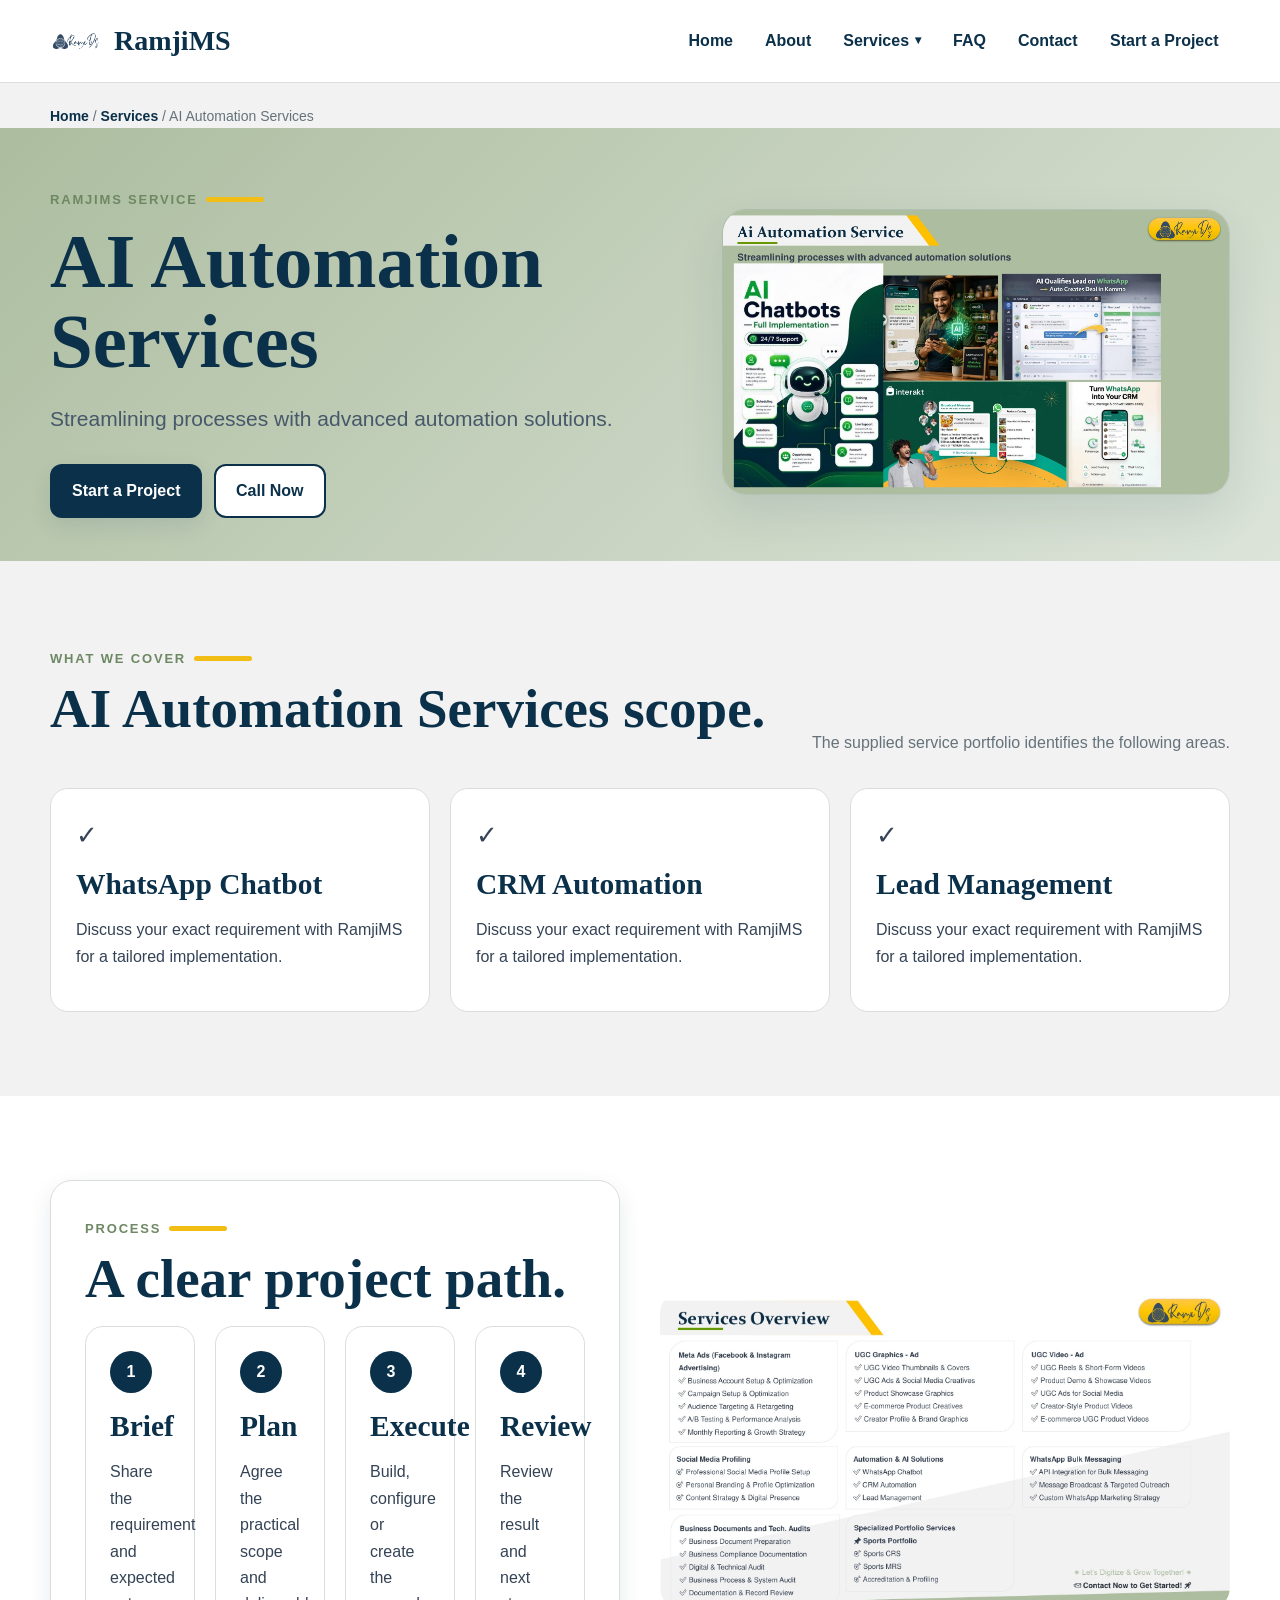
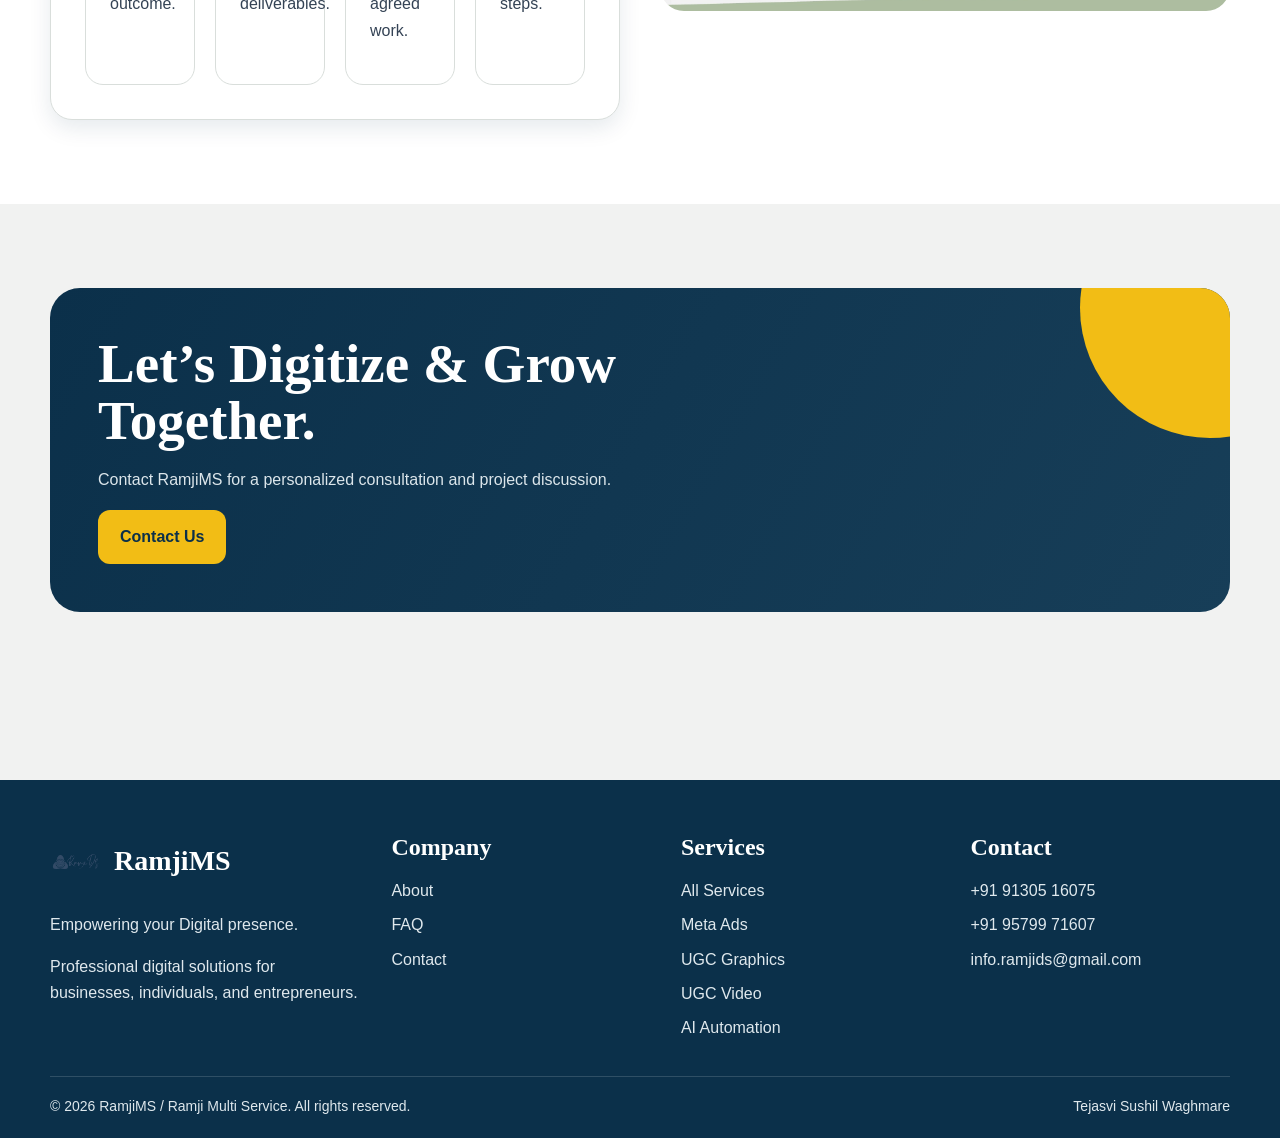
<file: services/automation.html>
<!doctype html><html lang="en"><head><meta charset="utf-8"><meta name="viewport" content="width=device-width,initial-scale=1"><meta name="description" content="Streamlining processes with advanced automation solutions RamjiMS service portfolio"><title>AI Automation Services | RamjiMS</title><link rel="icon" href="../favicon.png"><link rel="stylesheet" href="../css/style.css"></head><body><a class="skip-link" href="#main">Skip to content</a><header class="site-header"><div class="container nav">
<a class="logo" href="../index.html" aria-label="RamjiMS home"><img src="../assets/images/ramjims-logo.png" alt="RamjiMS logo"><span>RamjiMS</span></a>
<button class="menu" type="button" aria-label="Open menu" aria-expanded="false">☰</button>
<nav class="site-nav" aria-label="Primary navigation">
<a href="../index.html" >Home</a>
<a href="../about.html" >About</a>
<div class="nav-dropdown"><button type="button" aria-expanded="false">Services</button><div class="dropdown-menu"><a href="../services/meta-ads.html">Meta Ads Services</a><a href="../services/ugc-graphics.html">UGC Graphics - Ad</a><a href="../services/ugc-video.html">UGC Video - Ad</a><a href="../services/social-media.html">Social Media Profiling</a><a href="../services/automation.html">AI Automation Services</a><a href="../services/whatsapp.html">WhatsApp Bulk Messaging</a><a href="../services/audits.html">Business Documents & Tech. Audits</a><a href="../services/sports.html">Specialized Portfolio Services</a><a href="../services/digital-products.html">Digital Product Development</a></div></div>
<a href="../faq.html" >FAQ</a>
<a href="../contact.html" >Contact</a>
<a class="btn btn-secondary" href="../contact.html">Start a Project</a></nav></div></header><main id="main"><section class="breadcrumb"><div class="container"><a href="../index.html">Home</a> / <a href="../services.html">Services</a> / <span>AI Automation Services</span></div></section><section class="detail-hero"><div class="container detail-grid"><div class="reveal"><div class="eyebrow">RamjiMS Service</div><h1>AI Automation Services</h1><p class="lead">Streamlining processes with advanced automation solutions.</p><div class="hero-actions"><a class="btn btn-primary" href="../contact.html">Start a Project</a><a class="btn btn-outline" href="tel:+919130516075">Call Now</a></div></div><img class="reveal" src="../assets/images/automation-visual.jpg" alt="AI Automation Services visual"></div></section><section class="section"><div class="container"><div class="section-head reveal"><div><div class="eyebrow">What We Cover</div><h2>AI Automation Services scope.</h2></div><p>The supplied service portfolio identifies the following areas.</p></div><div class="grid feature-grid"><article class="feature reveal"><div class="icon">✓</div><h3>WhatsApp Chatbot</h3><p>Discuss your exact requirement with RamjiMS for a tailored implementation.</p></article><article class="feature reveal"><div class="icon">✓</div><h3>CRM Automation</h3><p>Discuss your exact requirement with RamjiMS for a tailored implementation.</p></article><article class="feature reveal"><div class="icon">✓</div><h3>Lead Management</h3><p>Discuss your exact requirement with RamjiMS for a tailored implementation.</p></article></div></div></section><section class="section" style="background:#fff"><div class="container split"><div class="panel reveal"><div class="eyebrow">Process</div><h2>A clear project path.</h2><div class="grid process"><div class="step"><h3>Brief</h3><p>Share the requirement and expected outcome.</p></div><div class="step"><h3>Plan</h3><p>Agree the practical scope and deliverables.</p></div><div class="step"><h3>Execute</h3><p>Build, configure or create the agreed work.</p></div><div class="step"><h3>Review</h3><p>Review the result and next steps.</p></div></div></div><div class="reveal"><img src="../assets/images/why-visual-2.jpg" alt="RamjiMS supporting visual" style="border-radius:24px"></div></div></section><section class="section"><div class="container cta reveal"><h2>Let’s Digitize & Grow Together.</h2><p>Contact RamjiMS for a personalized consultation and project discussion.</p><a class="btn btn-secondary" href="../contact.html">Contact Us</a></div></section></main><footer class="site-footer"><div class="container"><div class="footer-grid">
<div><a class="logo" href="../index.html" style="color:#fff"><img src="../assets/images/ramjims-logo.png" alt="RamjiMS logo"><span>RamjiMS</span></a><p>Empowering your Digital presence.</p><p>Professional digital solutions for businesses, individuals, and entrepreneurs.</p></div>
<div><h3>Company</h3><div class="footer-links"><a href="../about.html">About</a><a href="../faq.html">FAQ</a><a href="../contact.html">Contact</a></div></div>
<div><h3>Services</h3><div class="footer-links"><a href="../services.html">All Services</a><a href="../services/meta-ads.html">Meta Ads</a><a href="../services/ugc-graphics.html">UGC Graphics</a><a href="../services/ugc-video.html">UGC Video</a><a href="../services/automation.html">AI Automation</a></div></div>
<div><h3>Contact</h3><div class="footer-links"><a href="tel:+919130516075">+91 91305 16075</a><a href="tel:+919579971607">+91 95799 71607</a><a href="mailto:info.ramjids@gmail.com">info.ramjids@gmail.com</a></div></div>
</div><div class="footer-bottom"><span>© 2026 RamjiMS / Ramji Multi Service. All rights reserved.</span><span>Tejasvi Sushil Waghmare</span></div></div></footer><script src="../js/script.js" defer></script></body></html>
</file>
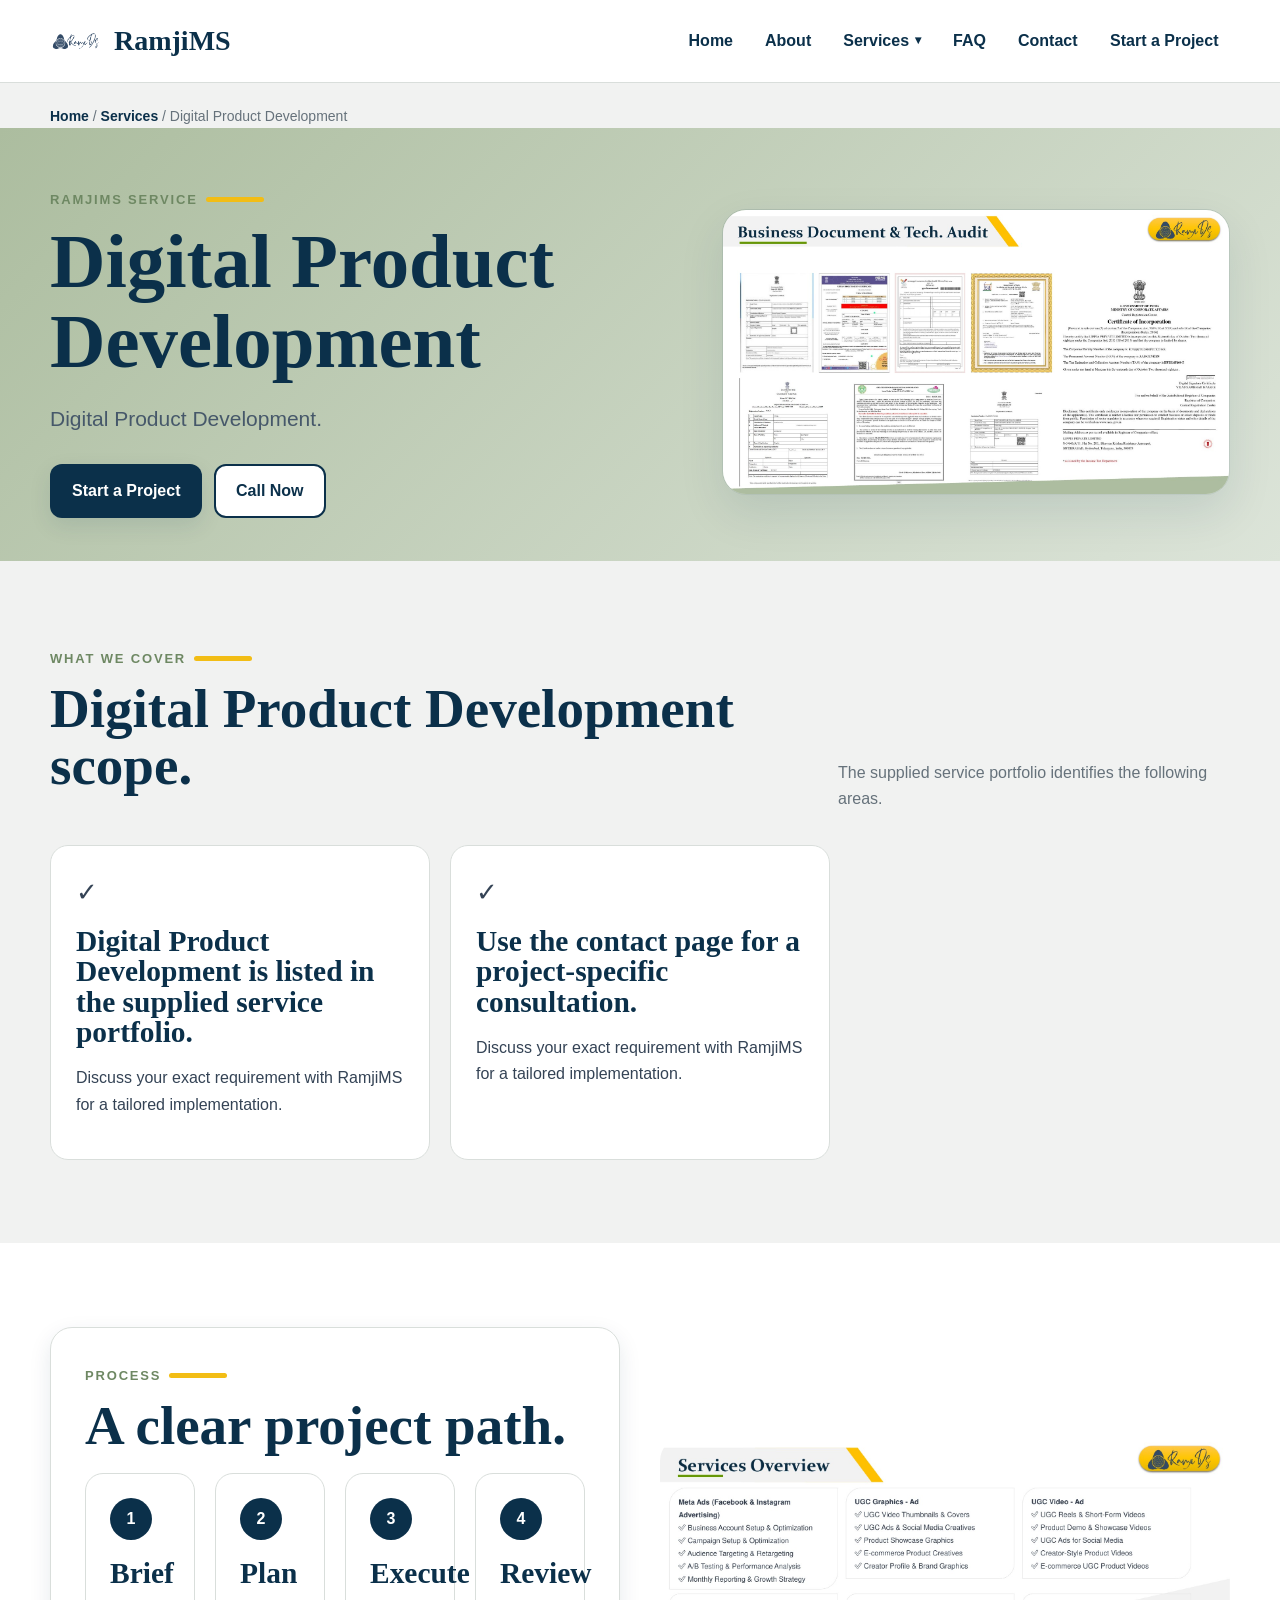
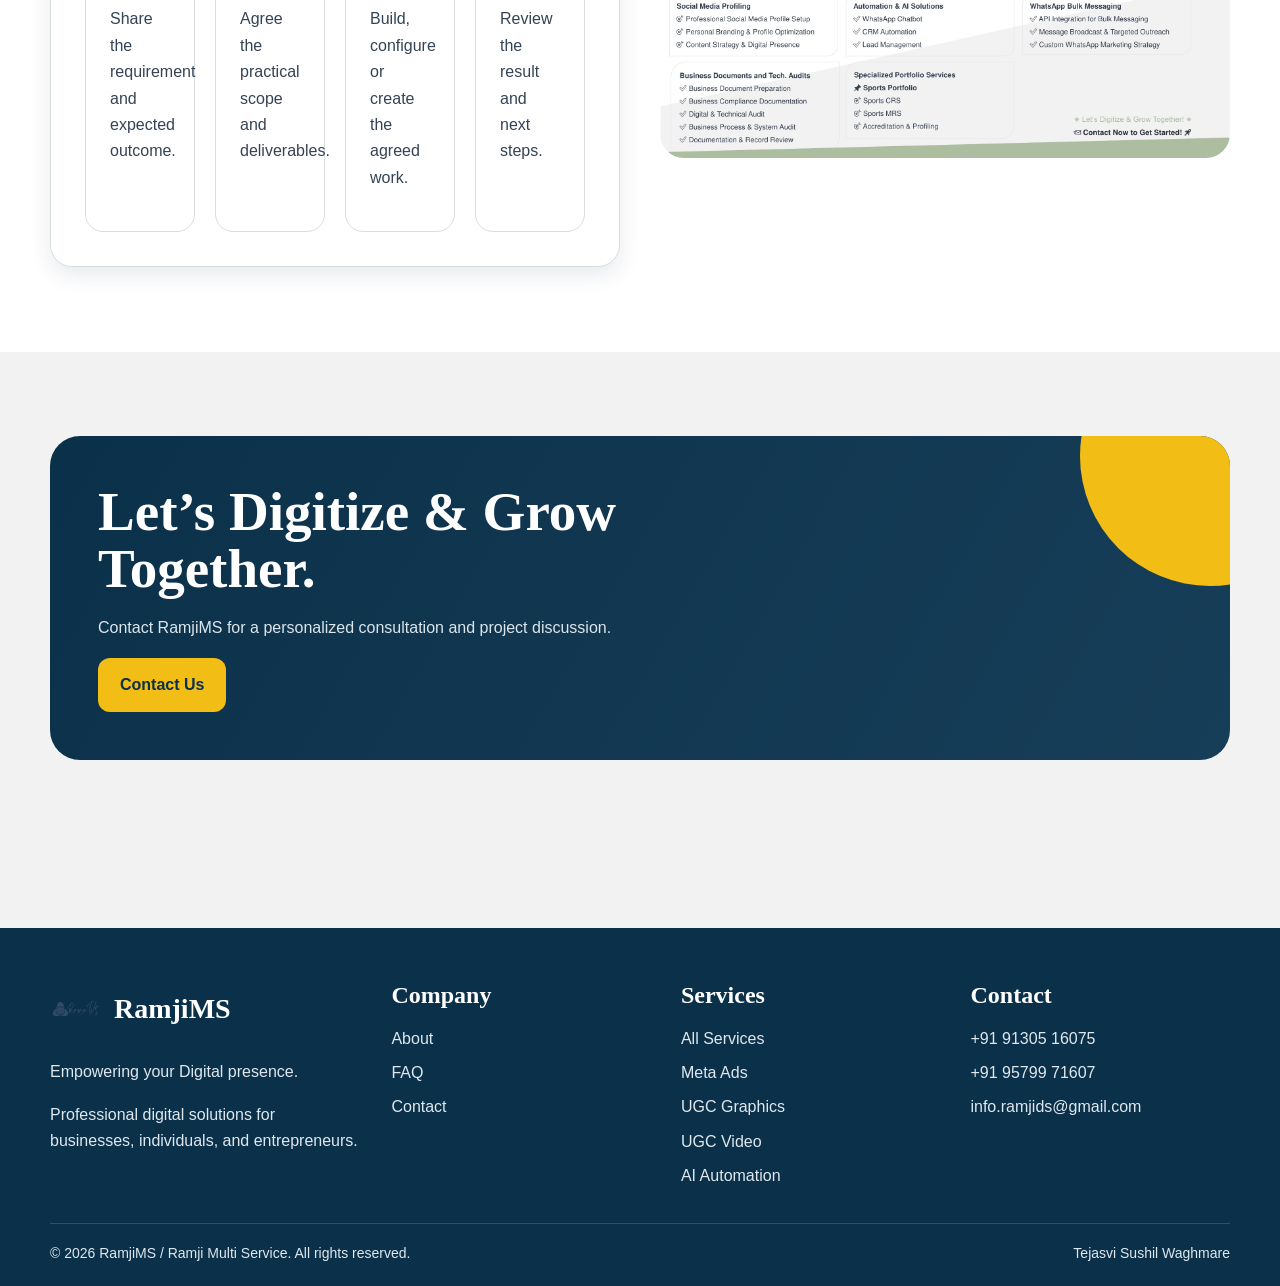
<file: services/digital-products.html>
<!doctype html><html lang="en"><head><meta charset="utf-8"><meta name="viewport" content="width=device-width,initial-scale=1"><meta name="description" content="Digital Product Development RamjiMS service portfolio"><title>Digital Product Development | RamjiMS</title><link rel="icon" href="../favicon.png"><link rel="stylesheet" href="../css/style.css"></head><body><a class="skip-link" href="#main">Skip to content</a><header class="site-header"><div class="container nav">
<a class="logo" href="../index.html" aria-label="RamjiMS home"><img src="../assets/images/ramjims-logo.png" alt="RamjiMS logo"><span>RamjiMS</span></a>
<button class="menu" type="button" aria-label="Open menu" aria-expanded="false">☰</button>
<nav class="site-nav" aria-label="Primary navigation">
<a href="../index.html" >Home</a>
<a href="../about.html" >About</a>
<div class="nav-dropdown"><button type="button" aria-expanded="false">Services</button><div class="dropdown-menu"><a href="../services/meta-ads.html">Meta Ads Services</a><a href="../services/ugc-graphics.html">UGC Graphics - Ad</a><a href="../services/ugc-video.html">UGC Video - Ad</a><a href="../services/social-media.html">Social Media Profiling</a><a href="../services/automation.html">AI Automation Services</a><a href="../services/whatsapp.html">WhatsApp Bulk Messaging</a><a href="../services/audits.html">Business Documents & Tech. Audits</a><a href="../services/sports.html">Specialized Portfolio Services</a><a href="../services/digital-products.html">Digital Product Development</a></div></div>
<a href="../faq.html" >FAQ</a>
<a href="../contact.html" >Contact</a>
<a class="btn btn-secondary" href="../contact.html">Start a Project</a></nav></div></header><main id="main"><section class="breadcrumb"><div class="container"><a href="../index.html">Home</a> / <a href="../services.html">Services</a> / <span>Digital Product Development</span></div></section><section class="detail-hero"><div class="container detail-grid"><div class="reveal"><div class="eyebrow">RamjiMS Service</div><h1>Digital Product Development</h1><p class="lead">Digital Product Development.</p><div class="hero-actions"><a class="btn btn-primary" href="../contact.html">Start a Project</a><a class="btn btn-outline" href="tel:+919130516075">Call Now</a></div></div><img class="reveal" src="../assets/images/portfolio-10.jpg" alt="Digital Product Development visual"></div></section><section class="section"><div class="container"><div class="section-head reveal"><div><div class="eyebrow">What We Cover</div><h2>Digital Product Development scope.</h2></div><p>The supplied service portfolio identifies the following areas.</p></div><div class="grid feature-grid"><article class="feature reveal"><div class="icon">✓</div><h3>Digital Product Development is listed in the supplied service portfolio.</h3><p>Discuss your exact requirement with RamjiMS for a tailored implementation.</p></article><article class="feature reveal"><div class="icon">✓</div><h3>Use the contact page for a project-specific consultation.</h3><p>Discuss your exact requirement with RamjiMS for a tailored implementation.</p></article></div></div></section><section class="section" style="background:#fff"><div class="container split"><div class="panel reveal"><div class="eyebrow">Process</div><h2>A clear project path.</h2><div class="grid process"><div class="step"><h3>Brief</h3><p>Share the requirement and expected outcome.</p></div><div class="step"><h3>Plan</h3><p>Agree the practical scope and deliverables.</p></div><div class="step"><h3>Execute</h3><p>Build, configure or create the agreed work.</p></div><div class="step"><h3>Review</h3><p>Review the result and next steps.</p></div></div></div><div class="reveal"><img src="../assets/images/why-visual-2.jpg" alt="RamjiMS supporting visual" style="border-radius:24px"></div></div></section><section class="section"><div class="container cta reveal"><h2>Let’s Digitize & Grow Together.</h2><p>Contact RamjiMS for a personalized consultation and project discussion.</p><a class="btn btn-secondary" href="../contact.html">Contact Us</a></div></section></main><footer class="site-footer"><div class="container"><div class="footer-grid">
<div><a class="logo" href="../index.html" style="color:#fff"><img src="../assets/images/ramjims-logo.png" alt="RamjiMS logo"><span>RamjiMS</span></a><p>Empowering your Digital presence.</p><p>Professional digital solutions for businesses, individuals, and entrepreneurs.</p></div>
<div><h3>Company</h3><div class="footer-links"><a href="../about.html">About</a><a href="../faq.html">FAQ</a><a href="../contact.html">Contact</a></div></div>
<div><h3>Services</h3><div class="footer-links"><a href="../services.html">All Services</a><a href="../services/meta-ads.html">Meta Ads</a><a href="../services/ugc-graphics.html">UGC Graphics</a><a href="../services/ugc-video.html">UGC Video</a><a href="../services/automation.html">AI Automation</a></div></div>
<div><h3>Contact</h3><div class="footer-links"><a href="tel:+919130516075">+91 91305 16075</a><a href="tel:+919579971607">+91 95799 71607</a><a href="mailto:info.ramjids@gmail.com">info.ramjids@gmail.com</a></div></div>
</div><div class="footer-bottom"><span>© 2026 RamjiMS / Ramji Multi Service. All rights reserved.</span><span>Tejasvi Sushil Waghmare</span></div></div></footer><script src="../js/script.js" defer></script></body></html>
</file>
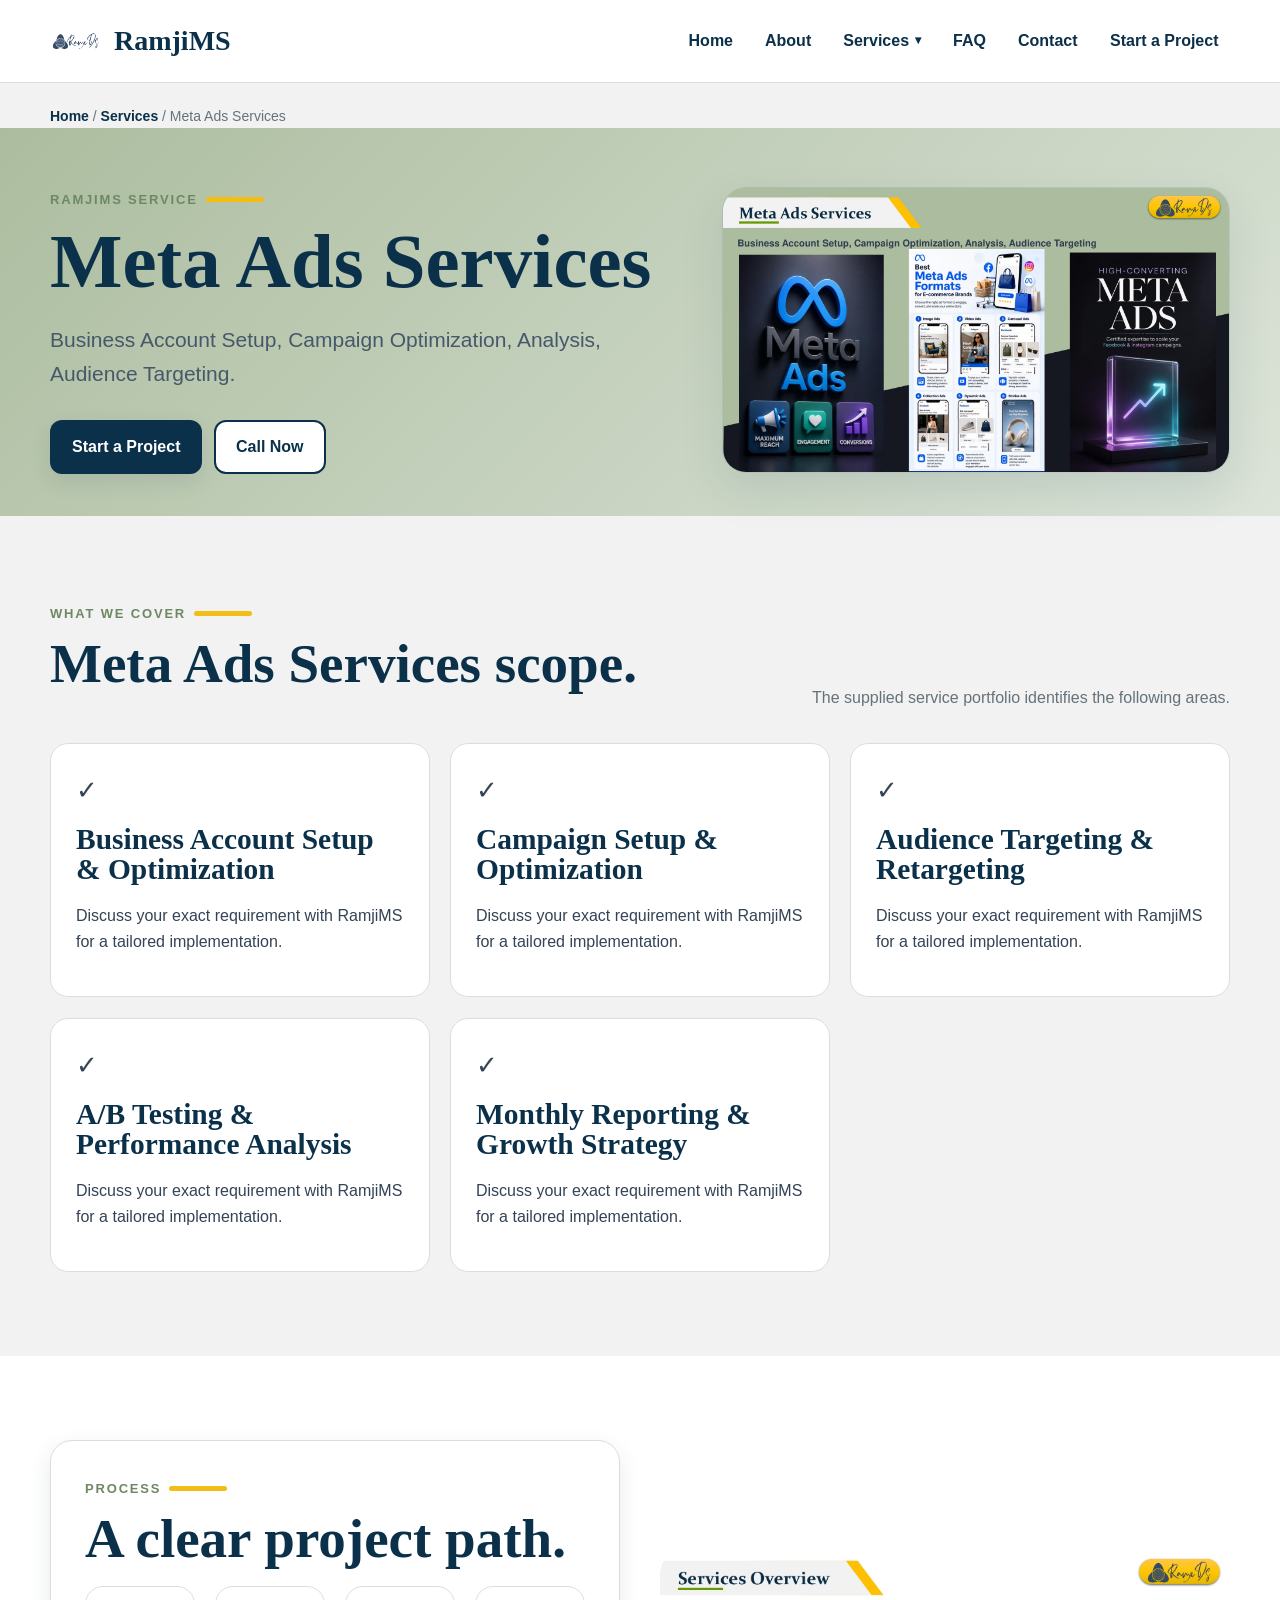
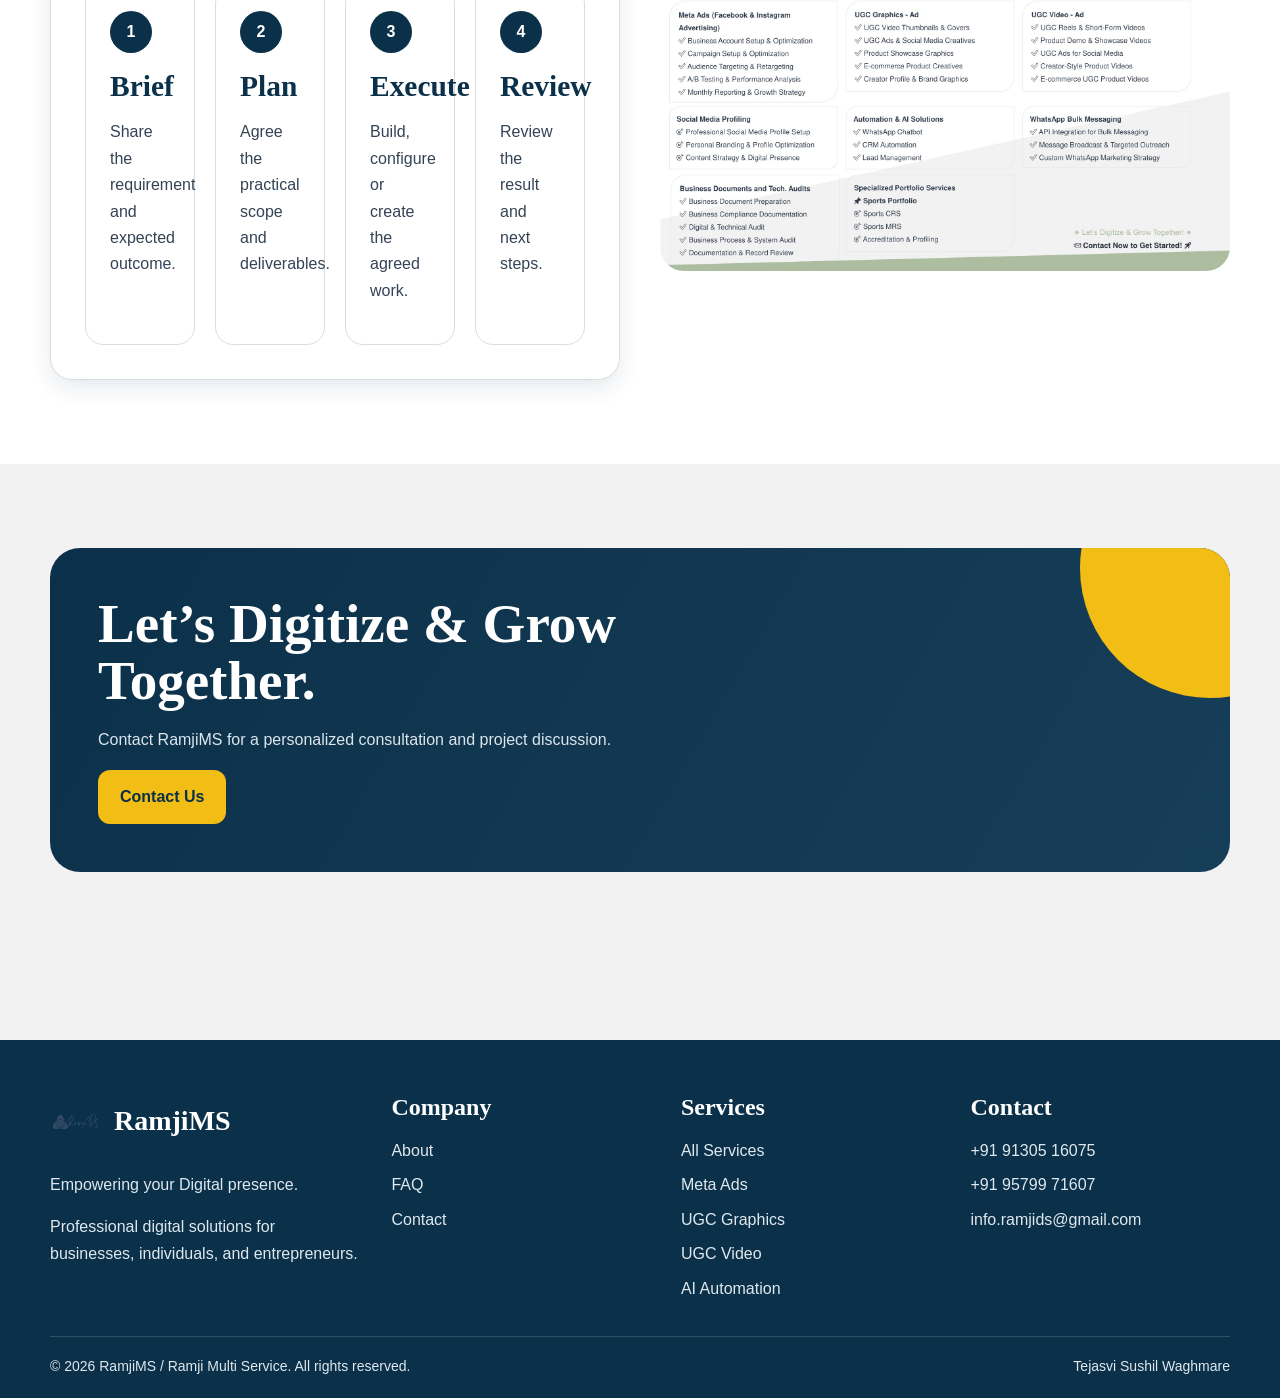
<file: services/meta-ads.html>
<!doctype html><html lang="en"><head><meta charset="utf-8"><meta name="viewport" content="width=device-width,initial-scale=1"><meta name="description" content="Business Account Setup, Campaign Optimization, Analysis, Audience Targeting RamjiMS service portfolio"><title>Meta Ads Services | RamjiMS</title><link rel="icon" href="../favicon.png"><link rel="stylesheet" href="../css/style.css"></head><body><a class="skip-link" href="#main">Skip to content</a><header class="site-header"><div class="container nav">
<a class="logo" href="../index.html" aria-label="RamjiMS home"><img src="../assets/images/ramjims-logo.png" alt="RamjiMS logo"><span>RamjiMS</span></a>
<button class="menu" type="button" aria-label="Open menu" aria-expanded="false">☰</button>
<nav class="site-nav" aria-label="Primary navigation">
<a href="../index.html" >Home</a>
<a href="../about.html" >About</a>
<div class="nav-dropdown"><button type="button" aria-expanded="false">Services</button><div class="dropdown-menu"><a href="../services/meta-ads.html">Meta Ads Services</a><a href="../services/ugc-graphics.html">UGC Graphics - Ad</a><a href="../services/ugc-video.html">UGC Video - Ad</a><a href="../services/social-media.html">Social Media Profiling</a><a href="../services/automation.html">AI Automation Services</a><a href="../services/whatsapp.html">WhatsApp Bulk Messaging</a><a href="../services/audits.html">Business Documents & Tech. Audits</a><a href="../services/sports.html">Specialized Portfolio Services</a><a href="../services/digital-products.html">Digital Product Development</a></div></div>
<a href="../faq.html" >FAQ</a>
<a href="../contact.html" >Contact</a>
<a class="btn btn-secondary" href="../contact.html">Start a Project</a></nav></div></header><main id="main"><section class="breadcrumb"><div class="container"><a href="../index.html">Home</a> / <a href="../services.html">Services</a> / <span>Meta Ads Services</span></div></section><section class="detail-hero"><div class="container detail-grid"><div class="reveal"><div class="eyebrow">RamjiMS Service</div><h1>Meta Ads Services</h1><p class="lead">Business Account Setup, Campaign Optimization, Analysis, Audience Targeting.</p><div class="hero-actions"><a class="btn btn-primary" href="../contact.html">Start a Project</a><a class="btn btn-outline" href="tel:+919130516075">Call Now</a></div></div><img class="reveal" src="../assets/images/meta-ads-portfolio.jpg" alt="Meta Ads Services visual"></div></section><section class="section"><div class="container"><div class="section-head reveal"><div><div class="eyebrow">What We Cover</div><h2>Meta Ads Services scope.</h2></div><p>The supplied service portfolio identifies the following areas.</p></div><div class="grid feature-grid"><article class="feature reveal"><div class="icon">✓</div><h3>Business Account Setup & Optimization</h3><p>Discuss your exact requirement with RamjiMS for a tailored implementation.</p></article><article class="feature reveal"><div class="icon">✓</div><h3>Campaign Setup & Optimization</h3><p>Discuss your exact requirement with RamjiMS for a tailored implementation.</p></article><article class="feature reveal"><div class="icon">✓</div><h3>Audience Targeting & Retargeting</h3><p>Discuss your exact requirement with RamjiMS for a tailored implementation.</p></article><article class="feature reveal"><div class="icon">✓</div><h3>A/B Testing & Performance Analysis</h3><p>Discuss your exact requirement with RamjiMS for a tailored implementation.</p></article><article class="feature reveal"><div class="icon">✓</div><h3>Monthly Reporting & Growth Strategy</h3><p>Discuss your exact requirement with RamjiMS for a tailored implementation.</p></article></div></div></section><section class="section" style="background:#fff"><div class="container split"><div class="panel reveal"><div class="eyebrow">Process</div><h2>A clear project path.</h2><div class="grid process"><div class="step"><h3>Brief</h3><p>Share the requirement and expected outcome.</p></div><div class="step"><h3>Plan</h3><p>Agree the practical scope and deliverables.</p></div><div class="step"><h3>Execute</h3><p>Build, configure or create the agreed work.</p></div><div class="step"><h3>Review</h3><p>Review the result and next steps.</p></div></div></div><div class="reveal"><img src="../assets/images/why-visual-2.jpg" alt="RamjiMS supporting visual" style="border-radius:24px"></div></div></section><section class="section"><div class="container cta reveal"><h2>Let’s Digitize & Grow Together.</h2><p>Contact RamjiMS for a personalized consultation and project discussion.</p><a class="btn btn-secondary" href="../contact.html">Contact Us</a></div></section></main><footer class="site-footer"><div class="container"><div class="footer-grid">
<div><a class="logo" href="../index.html" style="color:#fff"><img src="../assets/images/ramjims-logo.png" alt="RamjiMS logo"><span>RamjiMS</span></a><p>Empowering your Digital presence.</p><p>Professional digital solutions for businesses, individuals, and entrepreneurs.</p></div>
<div><h3>Company</h3><div class="footer-links"><a href="../about.html">About</a><a href="../faq.html">FAQ</a><a href="../contact.html">Contact</a></div></div>
<div><h3>Services</h3><div class="footer-links"><a href="../services.html">All Services</a><a href="../services/meta-ads.html">Meta Ads</a><a href="../services/ugc-graphics.html">UGC Graphics</a><a href="../services/ugc-video.html">UGC Video</a><a href="../services/automation.html">AI Automation</a></div></div>
<div><h3>Contact</h3><div class="footer-links"><a href="tel:+919130516075">+91 91305 16075</a><a href="tel:+919579971607">+91 95799 71607</a><a href="mailto:info.ramjids@gmail.com">info.ramjids@gmail.com</a></div></div>
</div><div class="footer-bottom"><span>© 2026 RamjiMS / Ramji Multi Service. All rights reserved.</span><span>Tejasvi Sushil Waghmare</span></div></div></footer><script src="../js/script.js" defer></script></body></html>
</file>
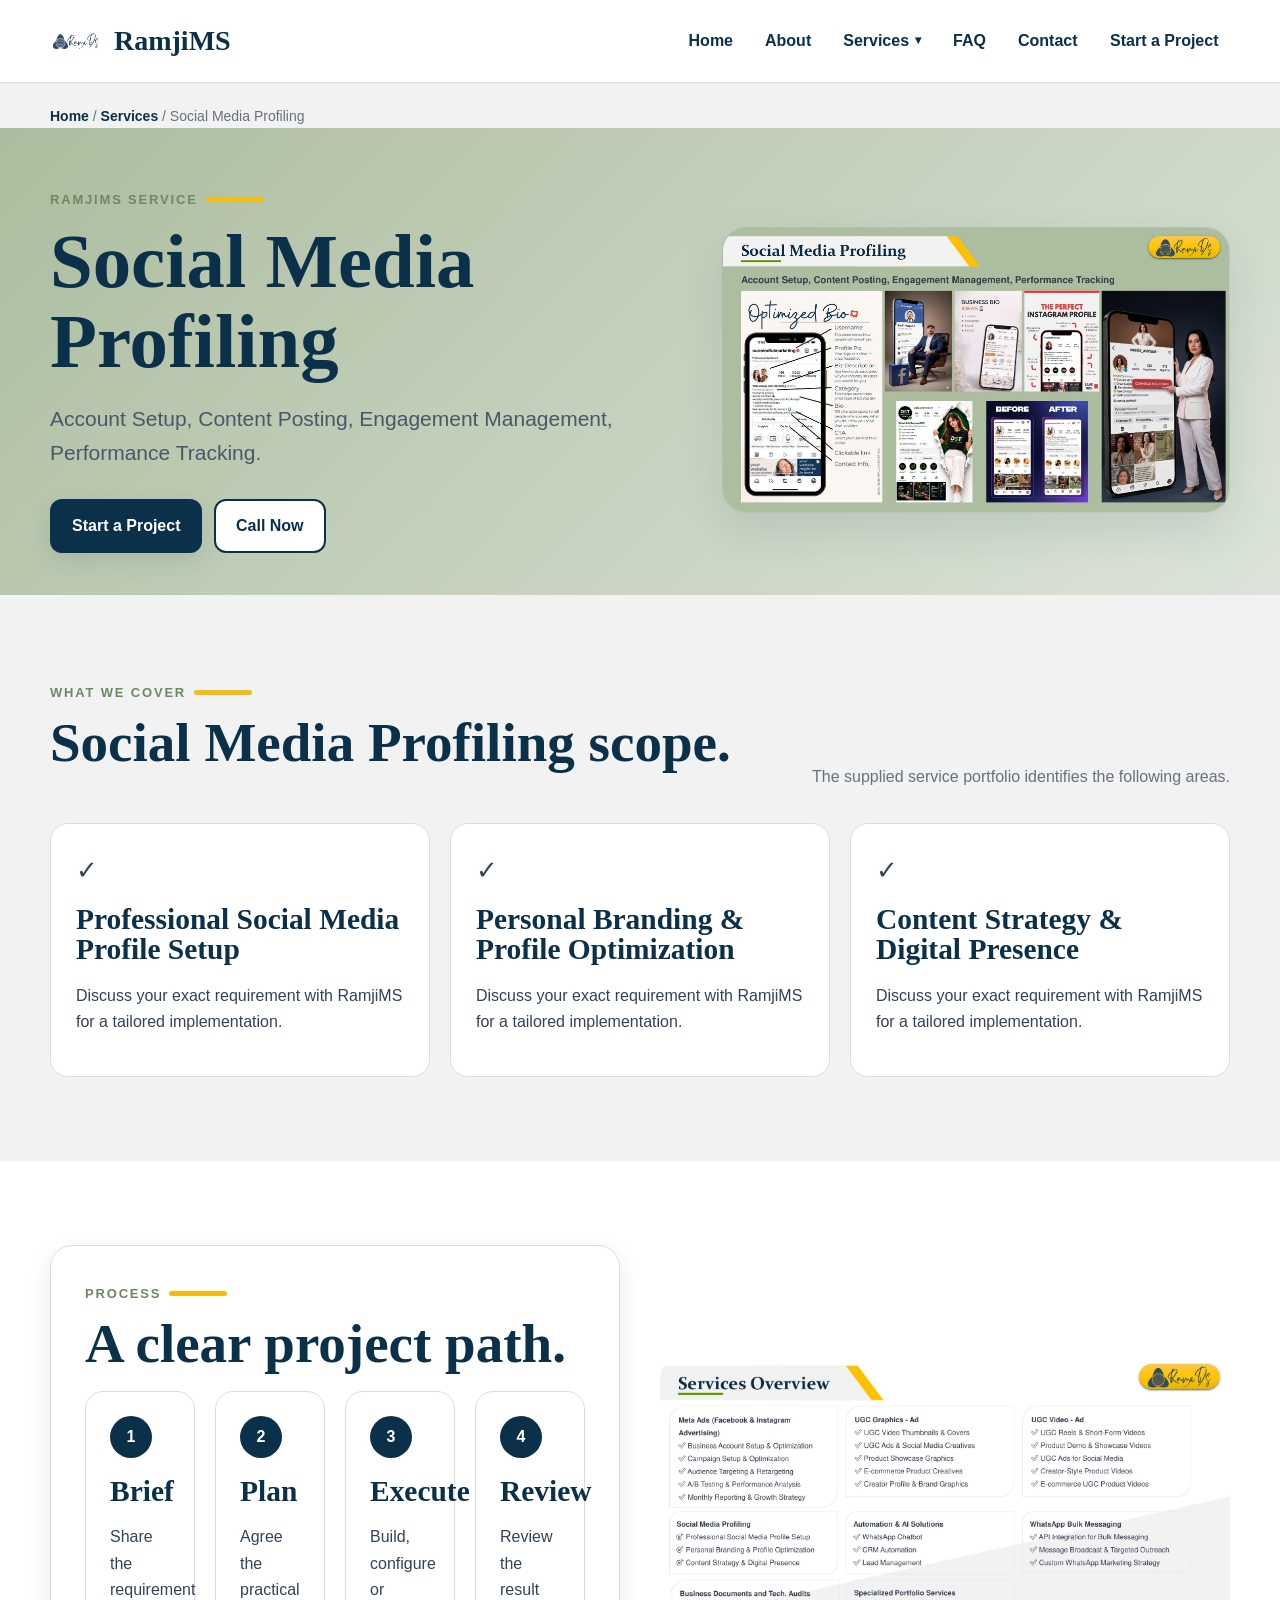
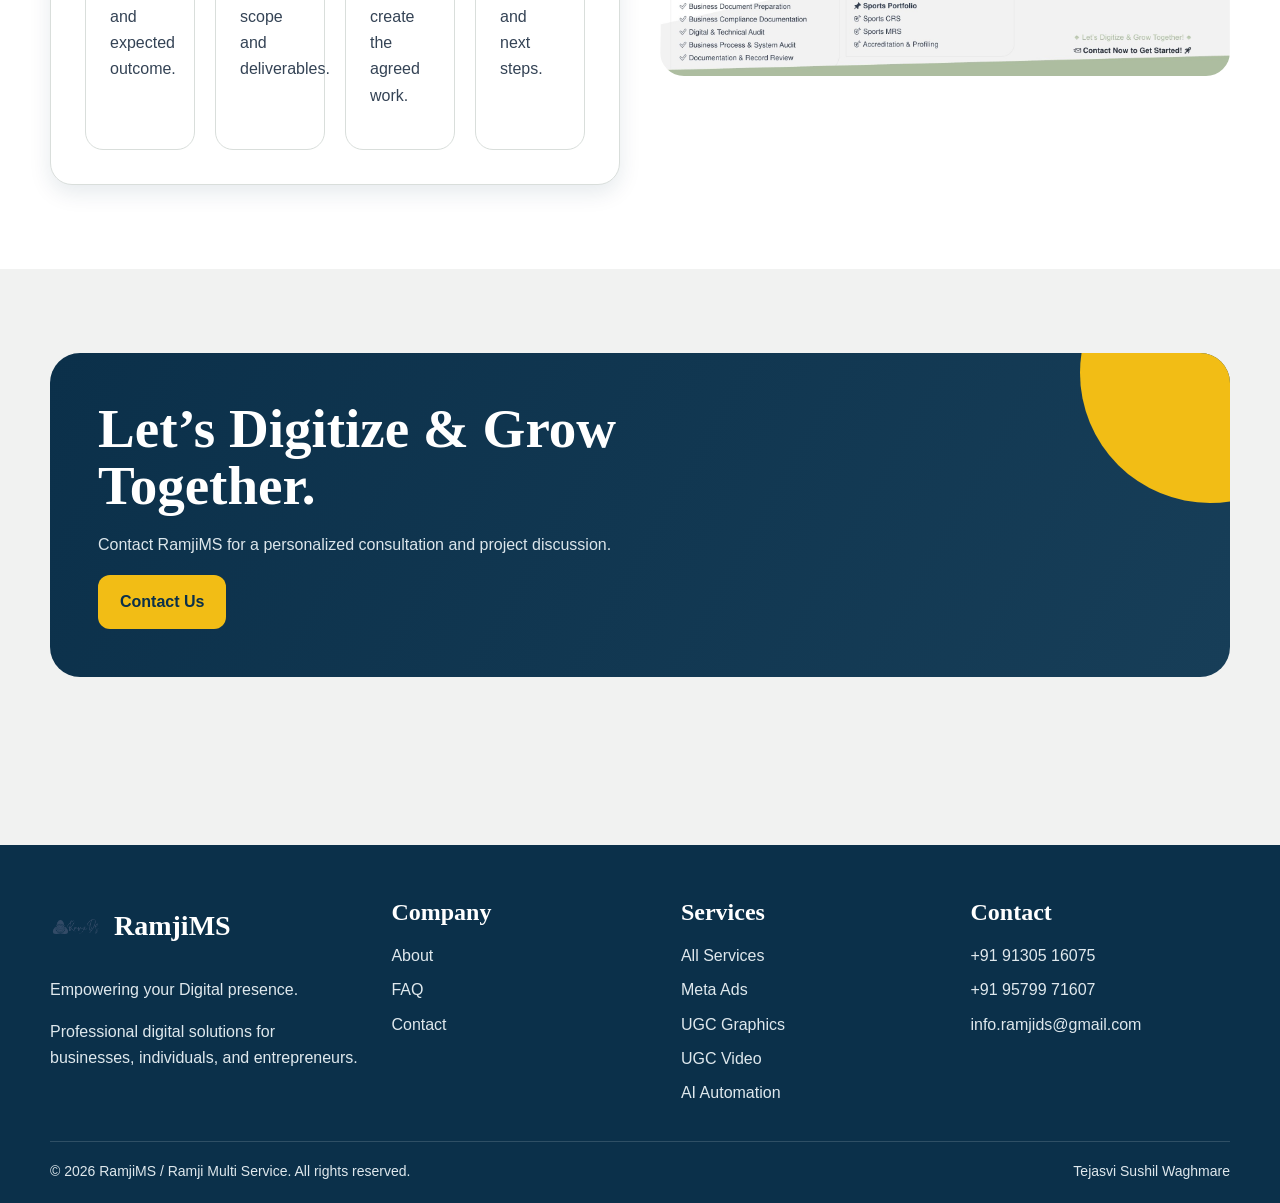
<file: services/social-media.html>
<!doctype html><html lang="en"><head><meta charset="utf-8"><meta name="viewport" content="width=device-width,initial-scale=1"><meta name="description" content="Account Setup, Content Posting, Engagement Management, Performance Tracking RamjiMS service portfolio"><title>Social Media Profiling | RamjiMS</title><link rel="icon" href="../favicon.png"><link rel="stylesheet" href="../css/style.css"></head><body><a class="skip-link" href="#main">Skip to content</a><header class="site-header"><div class="container nav">
<a class="logo" href="../index.html" aria-label="RamjiMS home"><img src="../assets/images/ramjims-logo.png" alt="RamjiMS logo"><span>RamjiMS</span></a>
<button class="menu" type="button" aria-label="Open menu" aria-expanded="false">☰</button>
<nav class="site-nav" aria-label="Primary navigation">
<a href="../index.html" >Home</a>
<a href="../about.html" >About</a>
<div class="nav-dropdown"><button type="button" aria-expanded="false">Services</button><div class="dropdown-menu"><a href="../services/meta-ads.html">Meta Ads Services</a><a href="../services/ugc-graphics.html">UGC Graphics - Ad</a><a href="../services/ugc-video.html">UGC Video - Ad</a><a href="../services/social-media.html">Social Media Profiling</a><a href="../services/automation.html">AI Automation Services</a><a href="../services/whatsapp.html">WhatsApp Bulk Messaging</a><a href="../services/audits.html">Business Documents & Tech. Audits</a><a href="../services/sports.html">Specialized Portfolio Services</a><a href="../services/digital-products.html">Digital Product Development</a></div></div>
<a href="../faq.html" >FAQ</a>
<a href="../contact.html" >Contact</a>
<a class="btn btn-secondary" href="../contact.html">Start a Project</a></nav></div></header><main id="main"><section class="breadcrumb"><div class="container"><a href="../index.html">Home</a> / <a href="../services.html">Services</a> / <span>Social Media Profiling</span></div></section><section class="detail-hero"><div class="container detail-grid"><div class="reveal"><div class="eyebrow">RamjiMS Service</div><h1>Social Media Profiling</h1><p class="lead">Account Setup, Content Posting, Engagement Management, Performance Tracking.</p><div class="hero-actions"><a class="btn btn-primary" href="../contact.html">Start a Project</a><a class="btn btn-outline" href="tel:+919130516075">Call Now</a></div></div><img class="reveal" src="../assets/images/social-media-visual.jpg" alt="Social Media Profiling visual"></div></section><section class="section"><div class="container"><div class="section-head reveal"><div><div class="eyebrow">What We Cover</div><h2>Social Media Profiling scope.</h2></div><p>The supplied service portfolio identifies the following areas.</p></div><div class="grid feature-grid"><article class="feature reveal"><div class="icon">✓</div><h3>Professional Social Media Profile Setup</h3><p>Discuss your exact requirement with RamjiMS for a tailored implementation.</p></article><article class="feature reveal"><div class="icon">✓</div><h3>Personal Branding & Profile Optimization</h3><p>Discuss your exact requirement with RamjiMS for a tailored implementation.</p></article><article class="feature reveal"><div class="icon">✓</div><h3>Content Strategy & Digital Presence</h3><p>Discuss your exact requirement with RamjiMS for a tailored implementation.</p></article></div></div></section><section class="section" style="background:#fff"><div class="container split"><div class="panel reveal"><div class="eyebrow">Process</div><h2>A clear project path.</h2><div class="grid process"><div class="step"><h3>Brief</h3><p>Share the requirement and expected outcome.</p></div><div class="step"><h3>Plan</h3><p>Agree the practical scope and deliverables.</p></div><div class="step"><h3>Execute</h3><p>Build, configure or create the agreed work.</p></div><div class="step"><h3>Review</h3><p>Review the result and next steps.</p></div></div></div><div class="reveal"><img src="../assets/images/why-visual-2.jpg" alt="RamjiMS supporting visual" style="border-radius:24px"></div></div></section><section class="section"><div class="container cta reveal"><h2>Let’s Digitize & Grow Together.</h2><p>Contact RamjiMS for a personalized consultation and project discussion.</p><a class="btn btn-secondary" href="../contact.html">Contact Us</a></div></section></main><footer class="site-footer"><div class="container"><div class="footer-grid">
<div><a class="logo" href="../index.html" style="color:#fff"><img src="../assets/images/ramjims-logo.png" alt="RamjiMS logo"><span>RamjiMS</span></a><p>Empowering your Digital presence.</p><p>Professional digital solutions for businesses, individuals, and entrepreneurs.</p></div>
<div><h3>Company</h3><div class="footer-links"><a href="../about.html">About</a><a href="../faq.html">FAQ</a><a href="../contact.html">Contact</a></div></div>
<div><h3>Services</h3><div class="footer-links"><a href="../services.html">All Services</a><a href="../services/meta-ads.html">Meta Ads</a><a href="../services/ugc-graphics.html">UGC Graphics</a><a href="../services/ugc-video.html">UGC Video</a><a href="../services/automation.html">AI Automation</a></div></div>
<div><h3>Contact</h3><div class="footer-links"><a href="tel:+919130516075">+91 91305 16075</a><a href="tel:+919579971607">+91 95799 71607</a><a href="mailto:info.ramjids@gmail.com">info.ramjids@gmail.com</a></div></div>
</div><div class="footer-bottom"><span>© 2026 RamjiMS / Ramji Multi Service. All rights reserved.</span><span>Tejasvi Sushil Waghmare</span></div></div></footer><script src="../js/script.js" defer></script></body></html>
</file>
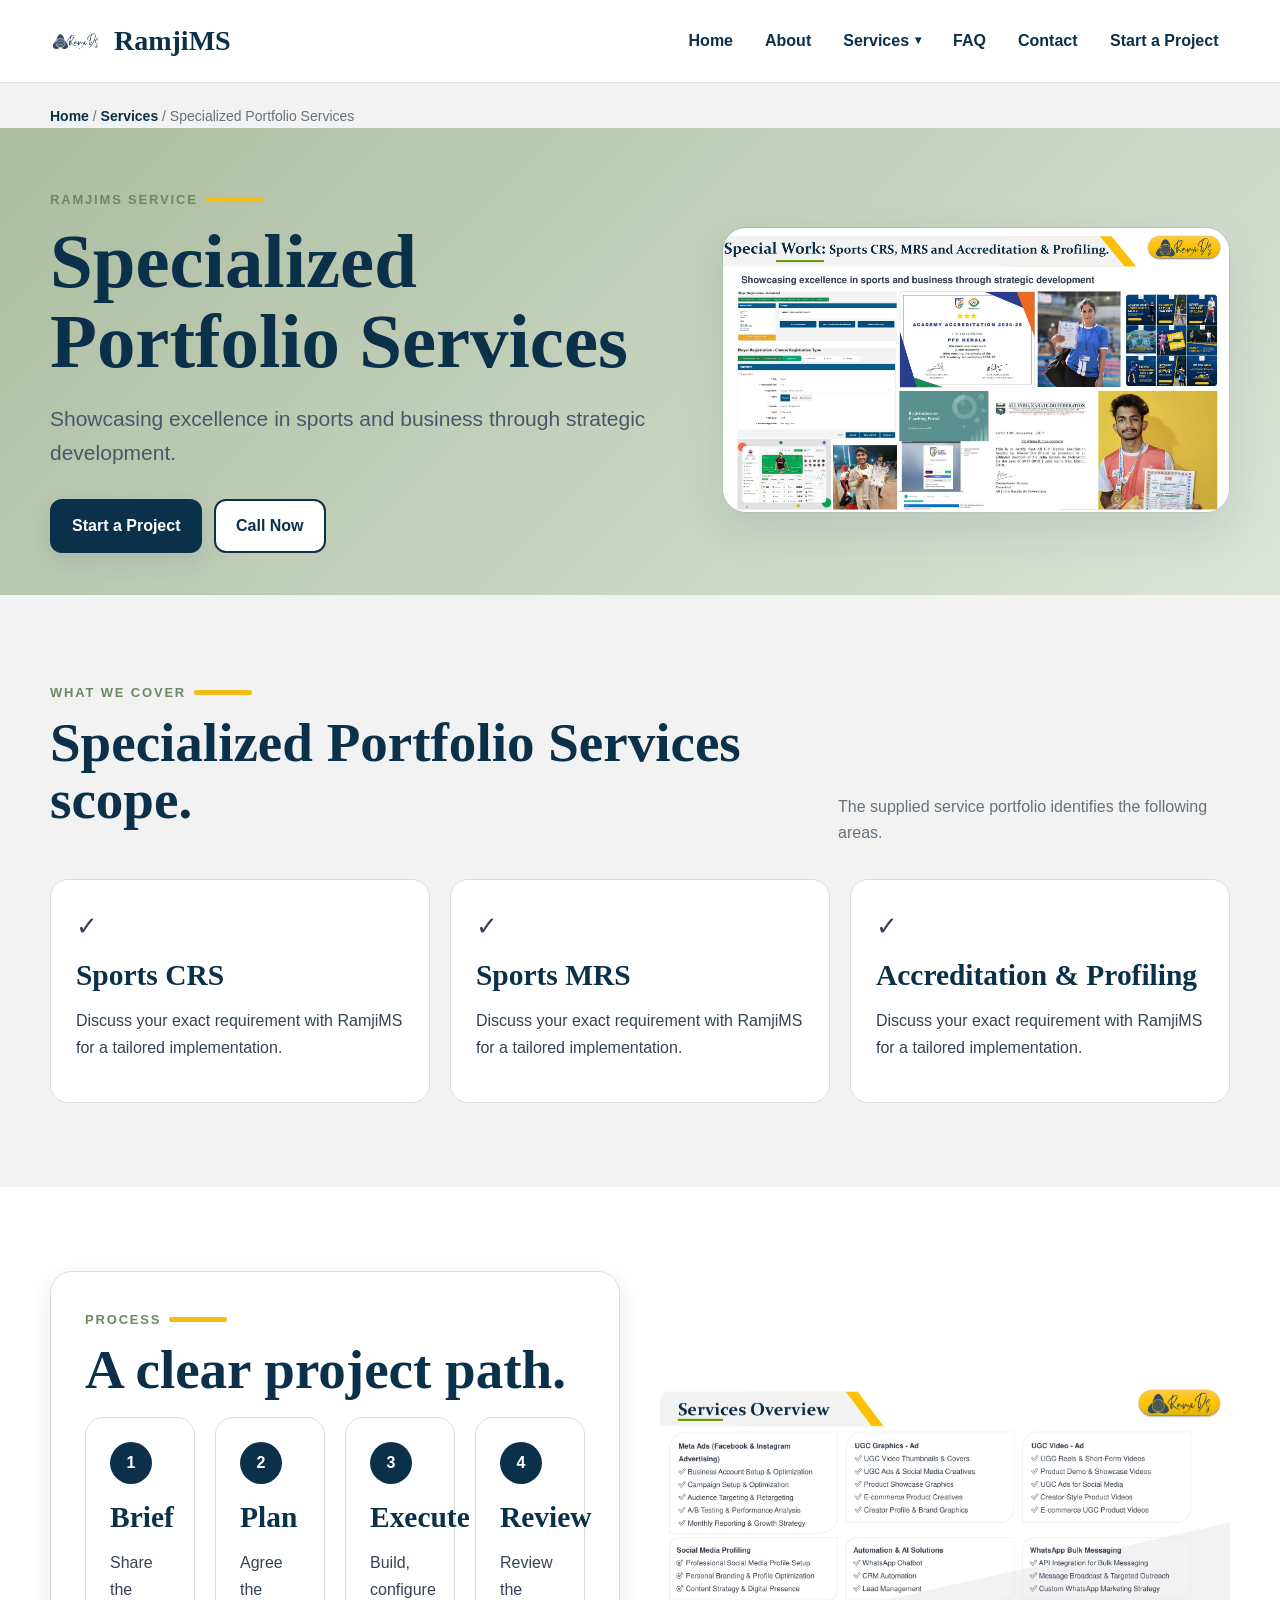
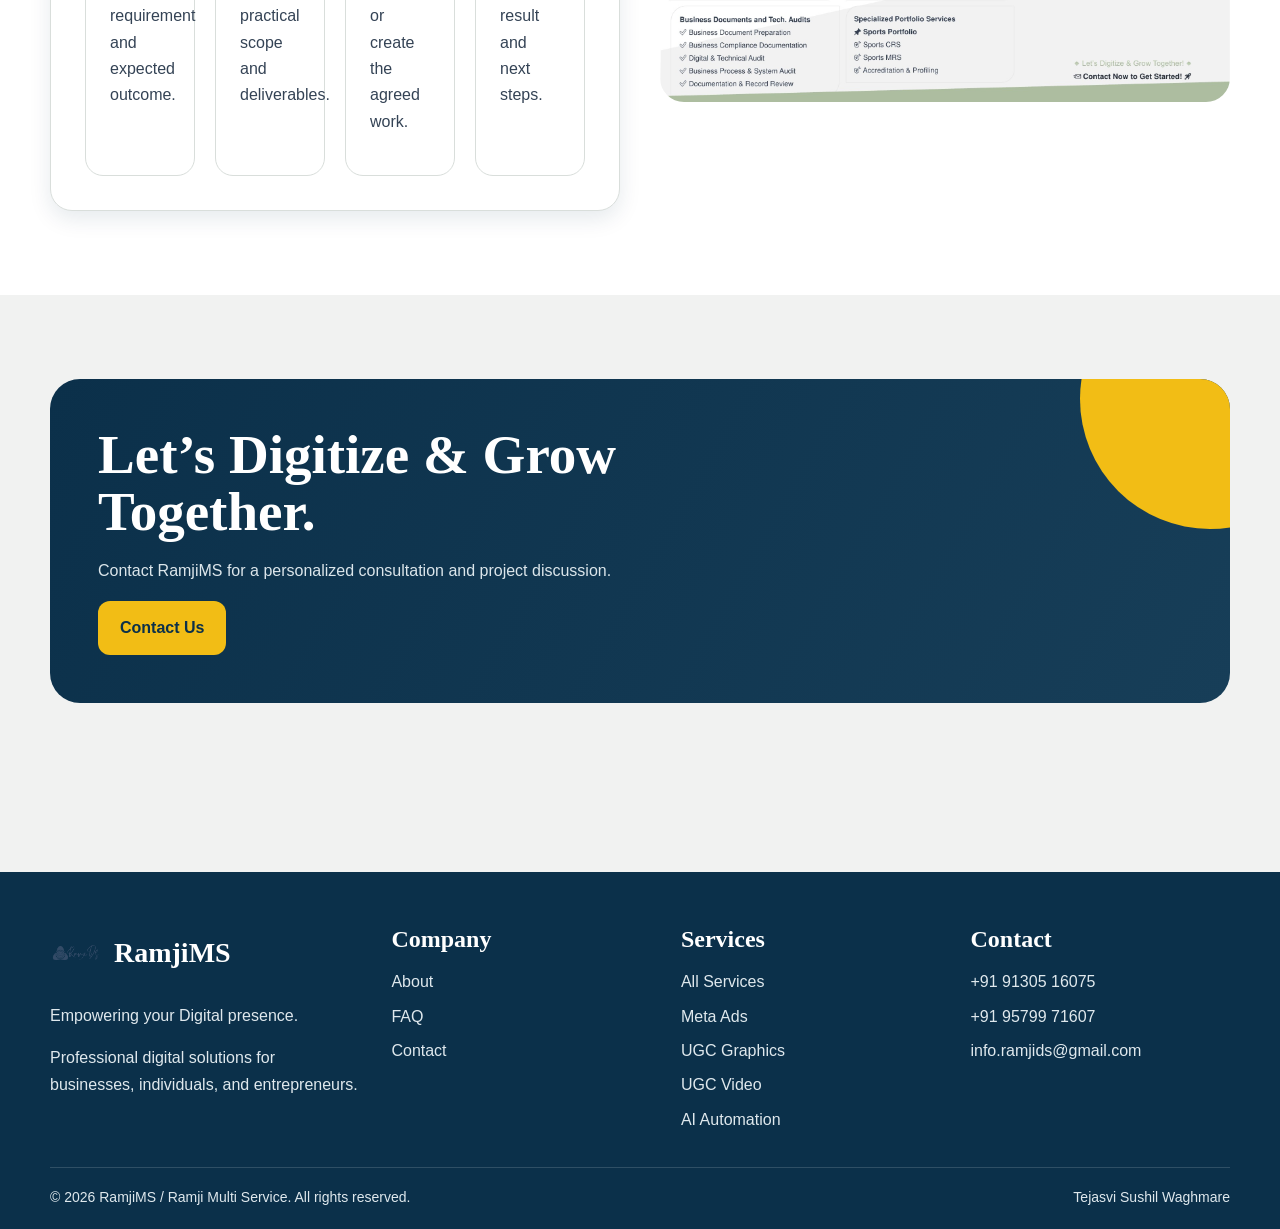
<file: services/sports.html>
<!doctype html><html lang="en"><head><meta charset="utf-8"><meta name="viewport" content="width=device-width,initial-scale=1"><meta name="description" content="Showcasing excellence in sports and business through strategic development RamjiMS service portfolio"><title>Specialized Portfolio Services | RamjiMS</title><link rel="icon" href="../favicon.png"><link rel="stylesheet" href="../css/style.css"></head><body><a class="skip-link" href="#main">Skip to content</a><header class="site-header"><div class="container nav">
<a class="logo" href="../index.html" aria-label="RamjiMS home"><img src="../assets/images/ramjims-logo.png" alt="RamjiMS logo"><span>RamjiMS</span></a>
<button class="menu" type="button" aria-label="Open menu" aria-expanded="false">☰</button>
<nav class="site-nav" aria-label="Primary navigation">
<a href="../index.html" >Home</a>
<a href="../about.html" >About</a>
<div class="nav-dropdown"><button type="button" aria-expanded="false">Services</button><div class="dropdown-menu"><a href="../services/meta-ads.html">Meta Ads Services</a><a href="../services/ugc-graphics.html">UGC Graphics - Ad</a><a href="../services/ugc-video.html">UGC Video - Ad</a><a href="../services/social-media.html">Social Media Profiling</a><a href="../services/automation.html">AI Automation Services</a><a href="../services/whatsapp.html">WhatsApp Bulk Messaging</a><a href="../services/audits.html">Business Documents & Tech. Audits</a><a href="../services/sports.html">Specialized Portfolio Services</a><a href="../services/digital-products.html">Digital Product Development</a></div></div>
<a href="../faq.html" >FAQ</a>
<a href="../contact.html" >Contact</a>
<a class="btn btn-secondary" href="../contact.html">Start a Project</a></nav></div></header><main id="main"><section class="breadcrumb"><div class="container"><a href="../index.html">Home</a> / <a href="../services.html">Services</a> / <span>Specialized Portfolio Services</span></div></section><section class="detail-hero"><div class="container detail-grid"><div class="reveal"><div class="eyebrow">RamjiMS Service</div><h1>Specialized Portfolio Services</h1><p class="lead">Showcasing excellence in sports and business through strategic development.</p><div class="hero-actions"><a class="btn btn-primary" href="../contact.html">Start a Project</a><a class="btn btn-outline" href="tel:+919130516075">Call Now</a></div></div><img class="reveal" src="../assets/images/sports-visual.jpg" alt="Specialized Portfolio Services visual"></div></section><section class="section"><div class="container"><div class="section-head reveal"><div><div class="eyebrow">What We Cover</div><h2>Specialized Portfolio Services scope.</h2></div><p>The supplied service portfolio identifies the following areas.</p></div><div class="grid feature-grid"><article class="feature reveal"><div class="icon">✓</div><h3>Sports CRS</h3><p>Discuss your exact requirement with RamjiMS for a tailored implementation.</p></article><article class="feature reveal"><div class="icon">✓</div><h3>Sports MRS</h3><p>Discuss your exact requirement with RamjiMS for a tailored implementation.</p></article><article class="feature reveal"><div class="icon">✓</div><h3>Accreditation & Profiling</h3><p>Discuss your exact requirement with RamjiMS for a tailored implementation.</p></article></div></div></section><section class="section" style="background:#fff"><div class="container split"><div class="panel reveal"><div class="eyebrow">Process</div><h2>A clear project path.</h2><div class="grid process"><div class="step"><h3>Brief</h3><p>Share the requirement and expected outcome.</p></div><div class="step"><h3>Plan</h3><p>Agree the practical scope and deliverables.</p></div><div class="step"><h3>Execute</h3><p>Build, configure or create the agreed work.</p></div><div class="step"><h3>Review</h3><p>Review the result and next steps.</p></div></div></div><div class="reveal"><img src="../assets/images/why-visual-2.jpg" alt="RamjiMS supporting visual" style="border-radius:24px"></div></div></section><section class="section"><div class="container cta reveal"><h2>Let’s Digitize & Grow Together.</h2><p>Contact RamjiMS for a personalized consultation and project discussion.</p><a class="btn btn-secondary" href="../contact.html">Contact Us</a></div></section></main><footer class="site-footer"><div class="container"><div class="footer-grid">
<div><a class="logo" href="../index.html" style="color:#fff"><img src="../assets/images/ramjims-logo.png" alt="RamjiMS logo"><span>RamjiMS</span></a><p>Empowering your Digital presence.</p><p>Professional digital solutions for businesses, individuals, and entrepreneurs.</p></div>
<div><h3>Company</h3><div class="footer-links"><a href="../about.html">About</a><a href="../faq.html">FAQ</a><a href="../contact.html">Contact</a></div></div>
<div><h3>Services</h3><div class="footer-links"><a href="../services.html">All Services</a><a href="../services/meta-ads.html">Meta Ads</a><a href="../services/ugc-graphics.html">UGC Graphics</a><a href="../services/ugc-video.html">UGC Video</a><a href="../services/automation.html">AI Automation</a></div></div>
<div><h3>Contact</h3><div class="footer-links"><a href="tel:+919130516075">+91 91305 16075</a><a href="tel:+919579971607">+91 95799 71607</a><a href="mailto:info.ramjids@gmail.com">info.ramjids@gmail.com</a></div></div>
</div><div class="footer-bottom"><span>© 2026 RamjiMS / Ramji Multi Service. All rights reserved.</span><span>Tejasvi Sushil Waghmare</span></div></div></footer><script src="../js/script.js" defer></script></body></html>
</file>
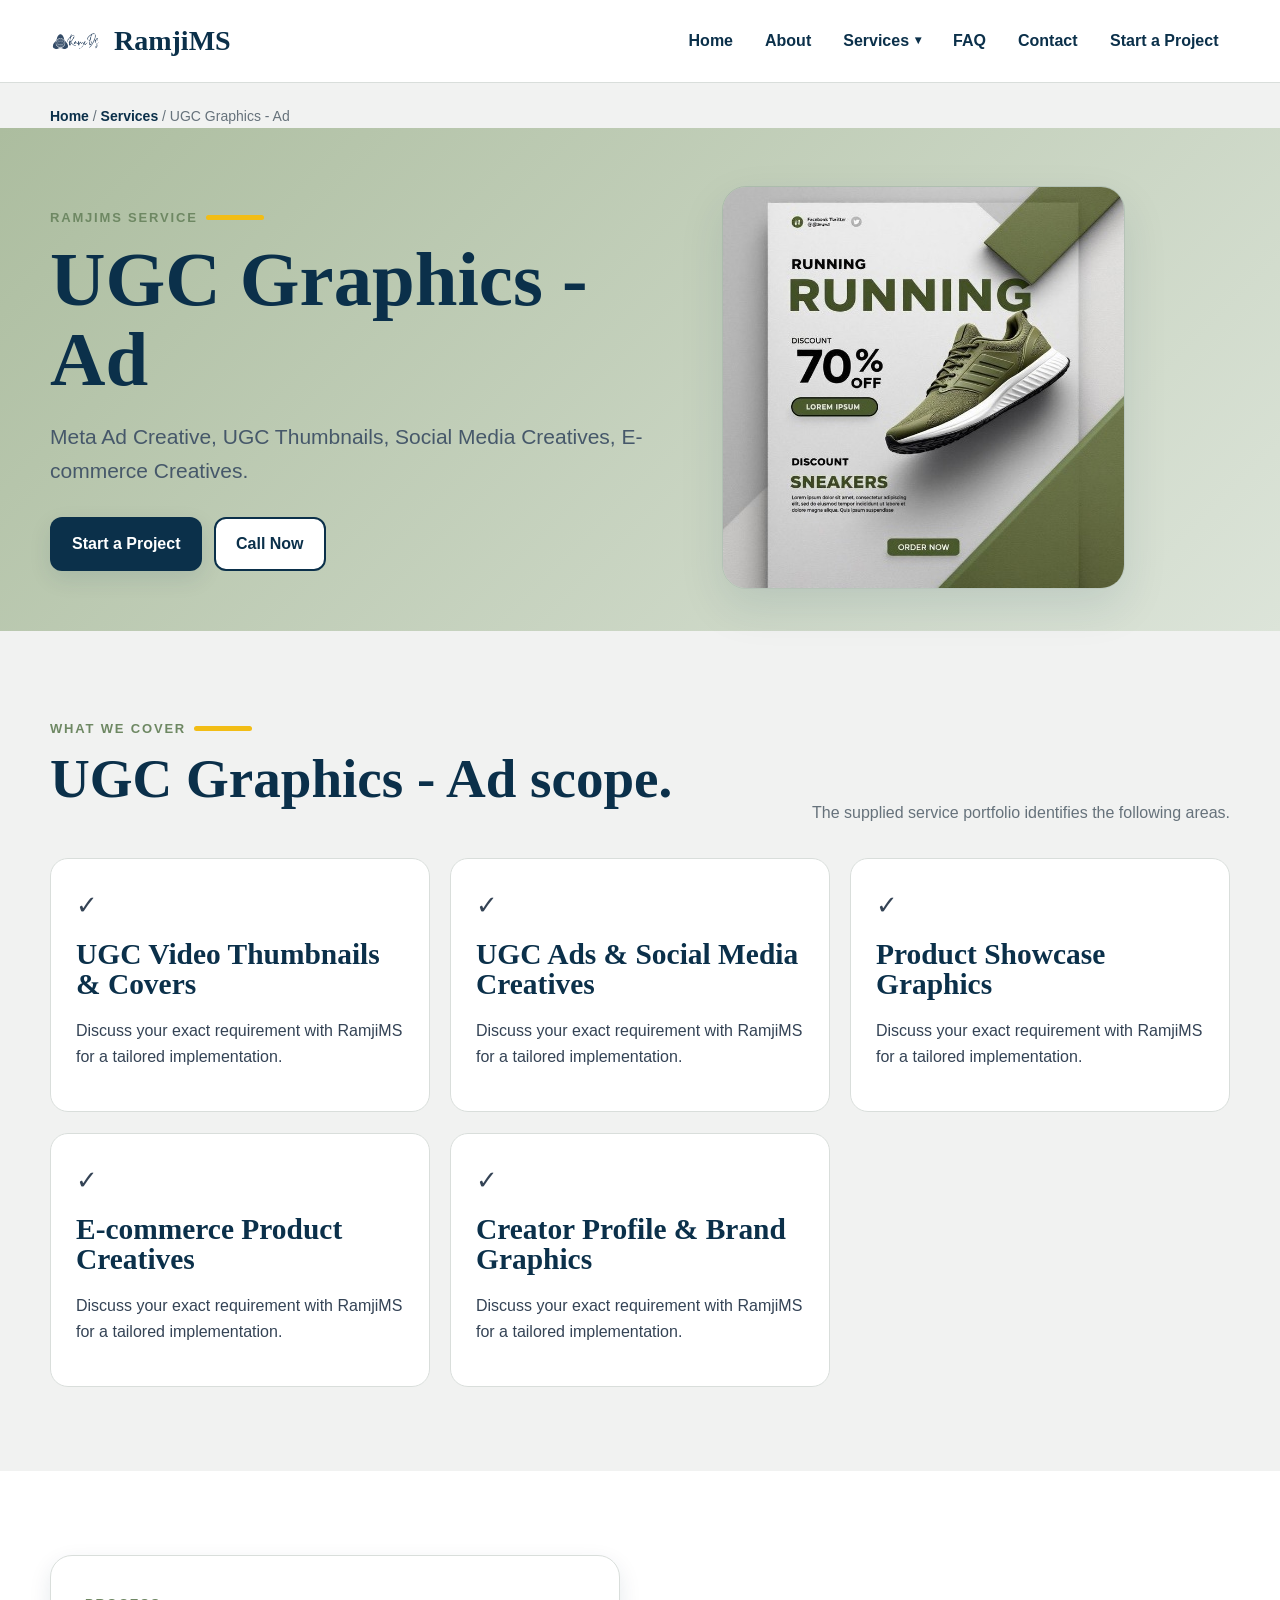
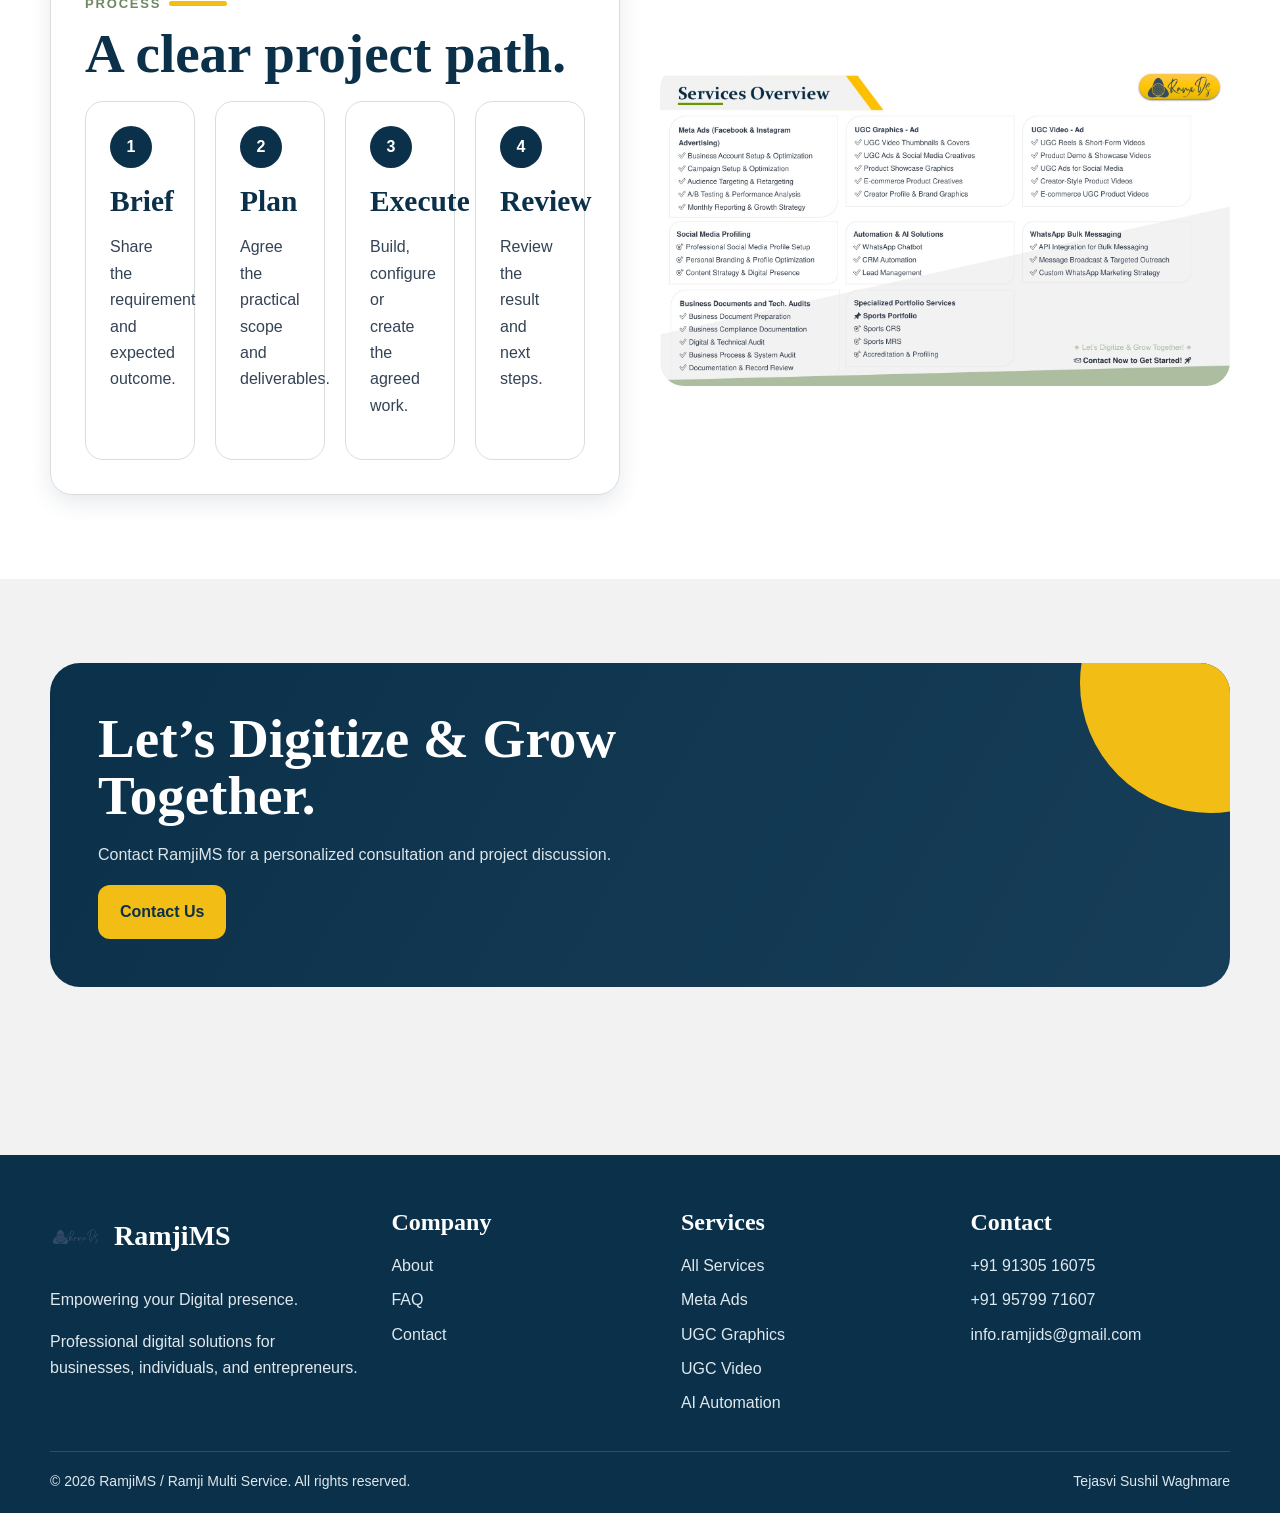
<file: services/ugc-graphics.html>
<!doctype html><html lang="en"><head><meta charset="utf-8"><meta name="viewport" content="width=device-width,initial-scale=1"><meta name="description" content="Meta Ad Creative, UGC Thumbnails, Social Media Creatives, E-commerce Creatives RamjiMS service portfolio"><title>UGC Graphics - Ad | RamjiMS</title><link rel="icon" href="../favicon.png"><link rel="stylesheet" href="../css/style.css"></head><body><a class="skip-link" href="#main">Skip to content</a><header class="site-header"><div class="container nav">
<a class="logo" href="../index.html" aria-label="RamjiMS home"><img src="../assets/images/ramjims-logo.png" alt="RamjiMS logo"><span>RamjiMS</span></a>
<button class="menu" type="button" aria-label="Open menu" aria-expanded="false">☰</button>
<nav class="site-nav" aria-label="Primary navigation">
<a href="../index.html" >Home</a>
<a href="../about.html" >About</a>
<div class="nav-dropdown"><button type="button" aria-expanded="false">Services</button><div class="dropdown-menu"><a href="../services/meta-ads.html">Meta Ads Services</a><a href="../services/ugc-graphics.html">UGC Graphics - Ad</a><a href="../services/ugc-video.html">UGC Video - Ad</a><a href="../services/social-media.html">Social Media Profiling</a><a href="../services/automation.html">AI Automation Services</a><a href="../services/whatsapp.html">WhatsApp Bulk Messaging</a><a href="../services/audits.html">Business Documents & Tech. Audits</a><a href="../services/sports.html">Specialized Portfolio Services</a><a href="../services/digital-products.html">Digital Product Development</a></div></div>
<a href="../faq.html" >FAQ</a>
<a href="../contact.html" >Contact</a>
<a class="btn btn-secondary" href="../contact.html">Start a Project</a></nav></div></header><main id="main"><section class="breadcrumb"><div class="container"><a href="../index.html">Home</a> / <a href="../services.html">Services</a> / <span>UGC Graphics - Ad</span></div></section><section class="detail-hero"><div class="container detail-grid"><div class="reveal"><div class="eyebrow">RamjiMS Service</div><h1>UGC Graphics - Ad</h1><p class="lead">Meta Ad Creative, UGC Thumbnails, Social Media Creatives, E-commerce Creatives.</p><div class="hero-actions"><a class="btn btn-primary" href="../contact.html">Start a Project</a><a class="btn btn-outline" href="tel:+919130516075">Call Now</a></div></div><img class="reveal" src="../assets/images/ugc-graphics-2.jpg" alt="UGC Graphics - Ad visual"></div></section><section class="section"><div class="container"><div class="section-head reveal"><div><div class="eyebrow">What We Cover</div><h2>UGC Graphics - Ad scope.</h2></div><p>The supplied service portfolio identifies the following areas.</p></div><div class="grid feature-grid"><article class="feature reveal"><div class="icon">✓</div><h3>UGC Video Thumbnails & Covers</h3><p>Discuss your exact requirement with RamjiMS for a tailored implementation.</p></article><article class="feature reveal"><div class="icon">✓</div><h3>UGC Ads & Social Media Creatives</h3><p>Discuss your exact requirement with RamjiMS for a tailored implementation.</p></article><article class="feature reveal"><div class="icon">✓</div><h3>Product Showcase Graphics</h3><p>Discuss your exact requirement with RamjiMS for a tailored implementation.</p></article><article class="feature reveal"><div class="icon">✓</div><h3>E-commerce Product Creatives</h3><p>Discuss your exact requirement with RamjiMS for a tailored implementation.</p></article><article class="feature reveal"><div class="icon">✓</div><h3>Creator Profile & Brand Graphics</h3><p>Discuss your exact requirement with RamjiMS for a tailored implementation.</p></article></div></div></section><section class="section" style="background:#fff"><div class="container split"><div class="panel reveal"><div class="eyebrow">Process</div><h2>A clear project path.</h2><div class="grid process"><div class="step"><h3>Brief</h3><p>Share the requirement and expected outcome.</p></div><div class="step"><h3>Plan</h3><p>Agree the practical scope and deliverables.</p></div><div class="step"><h3>Execute</h3><p>Build, configure or create the agreed work.</p></div><div class="step"><h3>Review</h3><p>Review the result and next steps.</p></div></div></div><div class="reveal"><img src="../assets/images/why-visual-2.jpg" alt="RamjiMS supporting visual" style="border-radius:24px"></div></div></section><section class="section"><div class="container cta reveal"><h2>Let’s Digitize & Grow Together.</h2><p>Contact RamjiMS for a personalized consultation and project discussion.</p><a class="btn btn-secondary" href="../contact.html">Contact Us</a></div></section></main><footer class="site-footer"><div class="container"><div class="footer-grid">
<div><a class="logo" href="../index.html" style="color:#fff"><img src="../assets/images/ramjims-logo.png" alt="RamjiMS logo"><span>RamjiMS</span></a><p>Empowering your Digital presence.</p><p>Professional digital solutions for businesses, individuals, and entrepreneurs.</p></div>
<div><h3>Company</h3><div class="footer-links"><a href="../about.html">About</a><a href="../faq.html">FAQ</a><a href="../contact.html">Contact</a></div></div>
<div><h3>Services</h3><div class="footer-links"><a href="../services.html">All Services</a><a href="../services/meta-ads.html">Meta Ads</a><a href="../services/ugc-graphics.html">UGC Graphics</a><a href="../services/ugc-video.html">UGC Video</a><a href="../services/automation.html">AI Automation</a></div></div>
<div><h3>Contact</h3><div class="footer-links"><a href="tel:+919130516075">+91 91305 16075</a><a href="tel:+919579971607">+91 95799 71607</a><a href="mailto:info.ramjids@gmail.com">info.ramjids@gmail.com</a></div></div>
</div><div class="footer-bottom"><span>© 2026 RamjiMS / Ramji Multi Service. All rights reserved.</span><span>Tejasvi Sushil Waghmare</span></div></div></footer><script src="../js/script.js" defer></script></body></html>
</file>
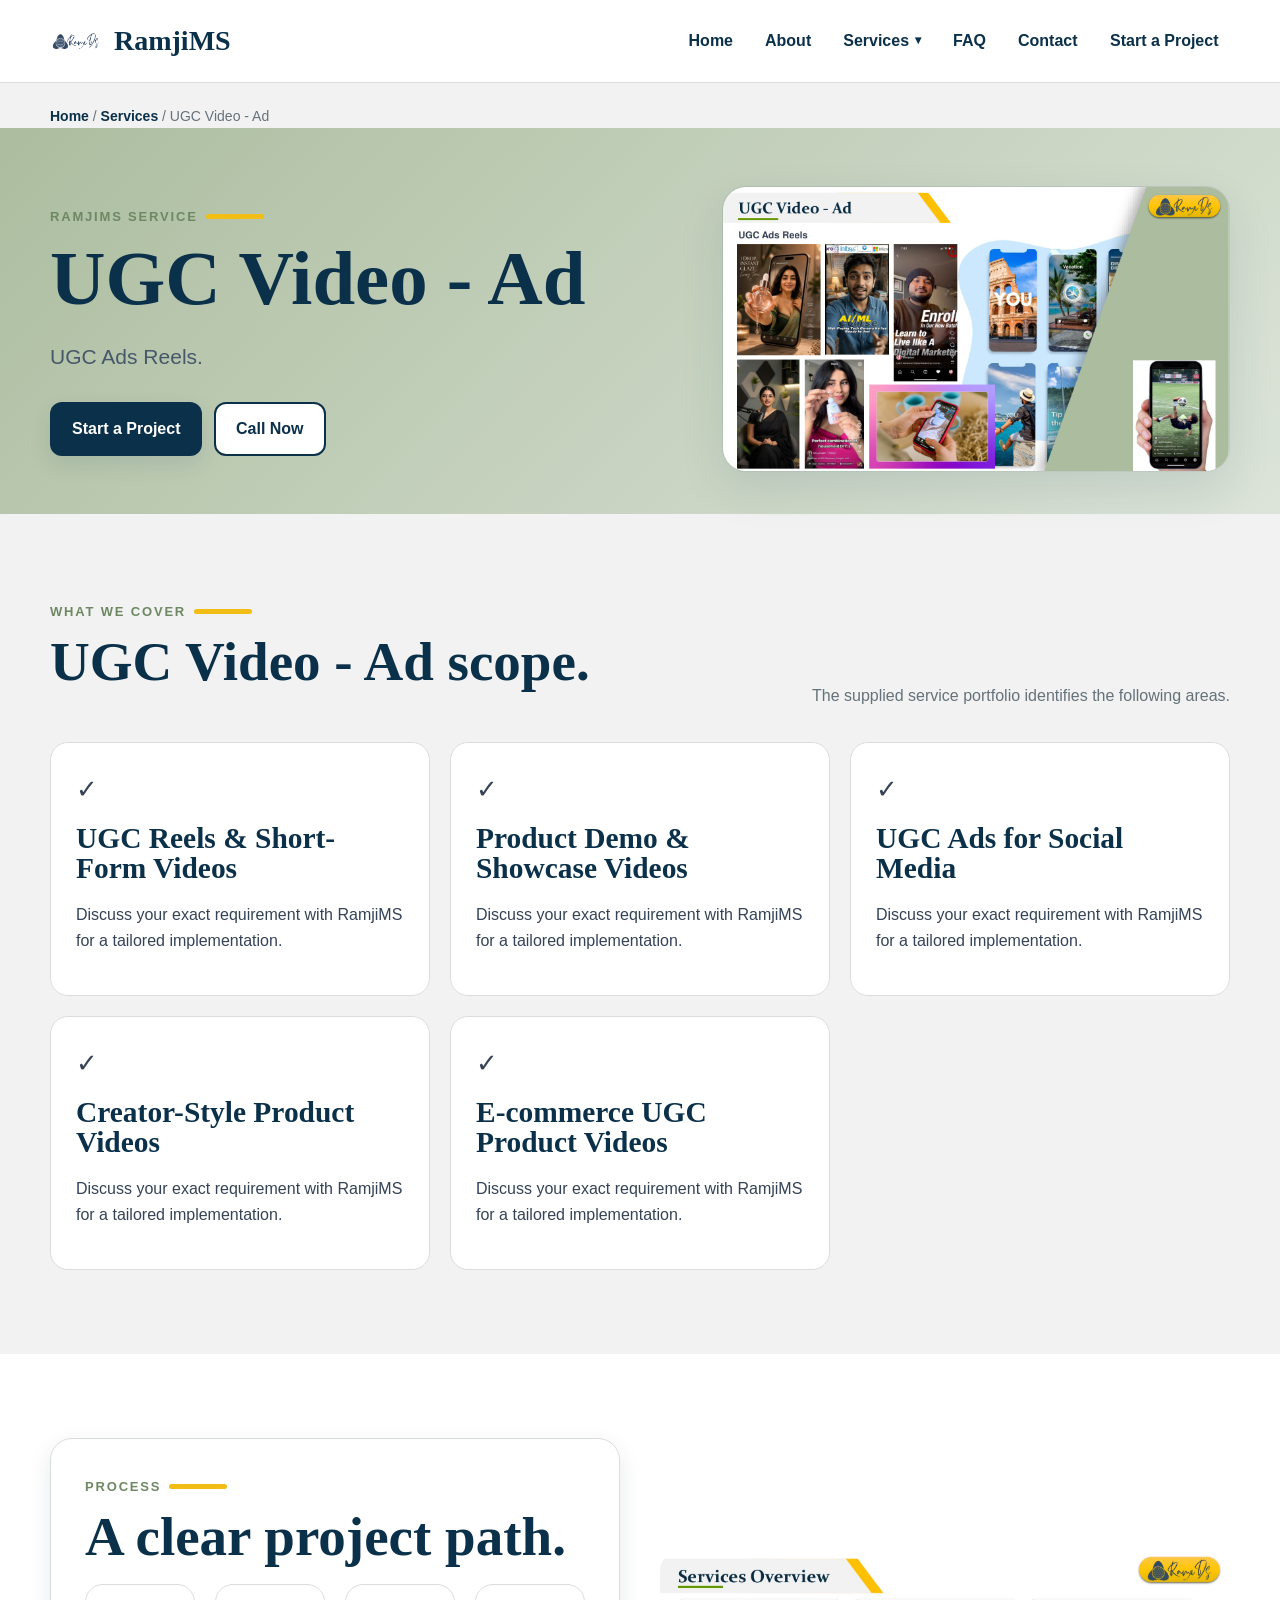
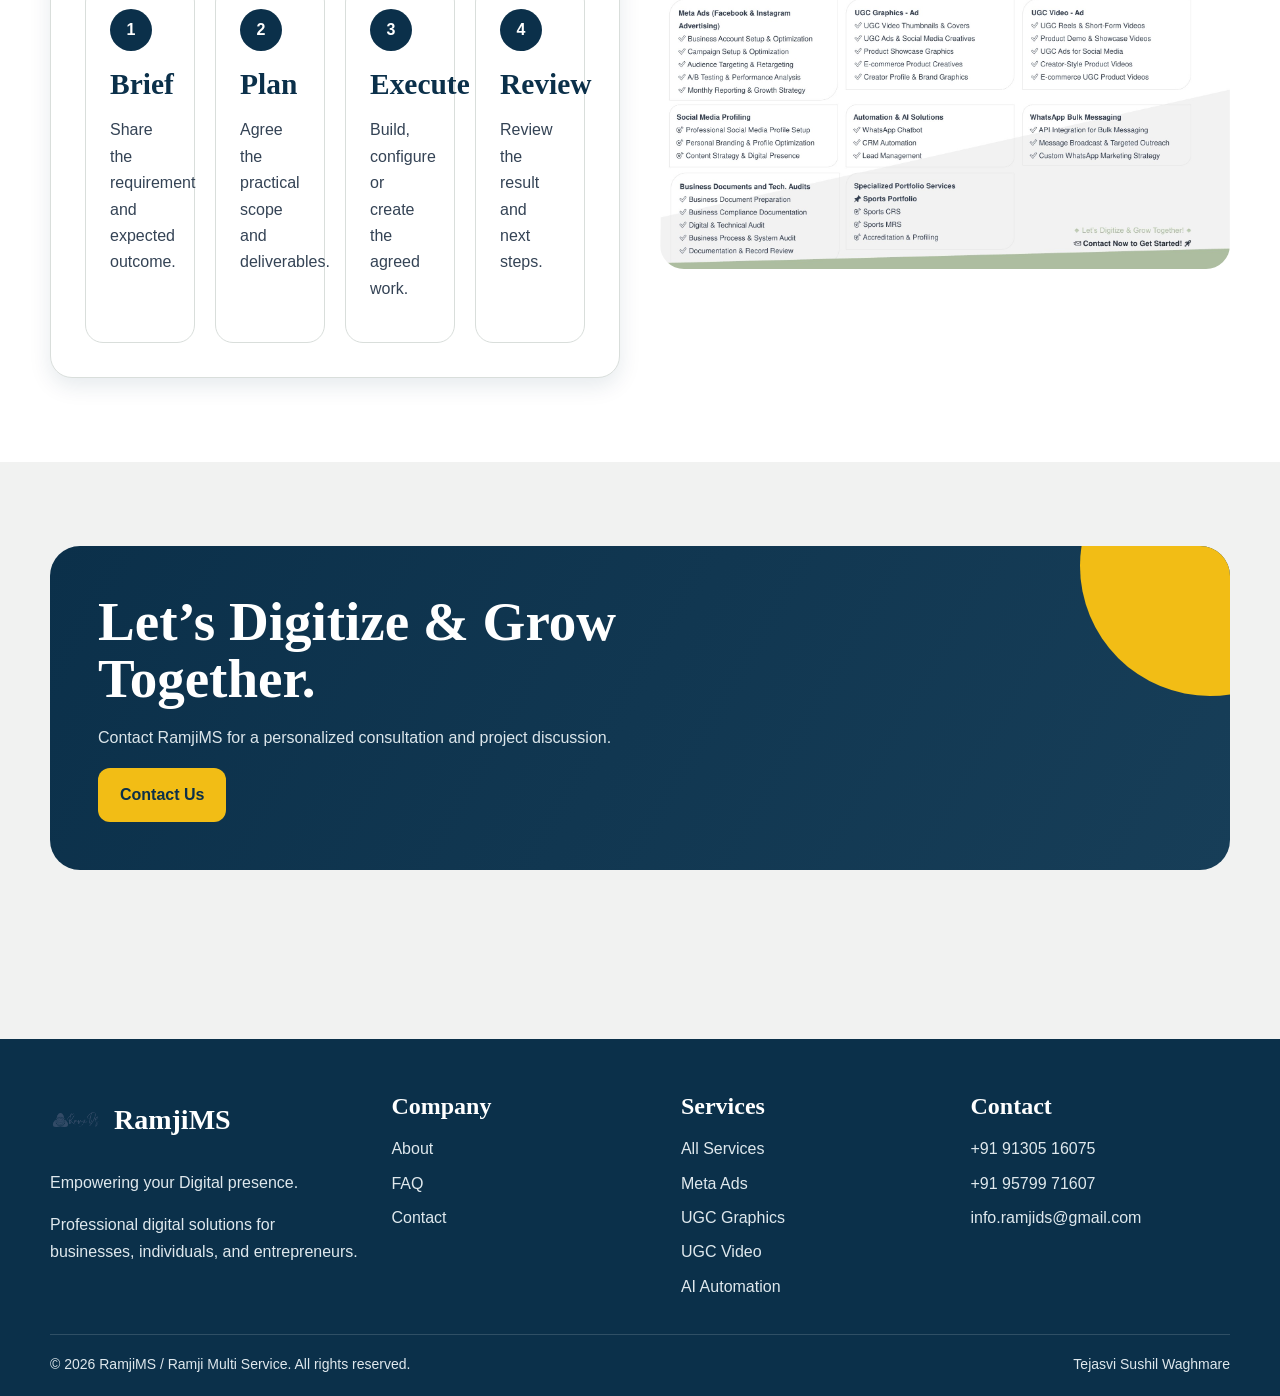
<file: services/ugc-video.html>
<!doctype html><html lang="en"><head><meta charset="utf-8"><meta name="viewport" content="width=device-width,initial-scale=1"><meta name="description" content="UGC Ads Reels RamjiMS service portfolio"><title>UGC Video - Ad | RamjiMS</title><link rel="icon" href="../favicon.png"><link rel="stylesheet" href="../css/style.css"></head><body><a class="skip-link" href="#main">Skip to content</a><header class="site-header"><div class="container nav">
<a class="logo" href="../index.html" aria-label="RamjiMS home"><img src="../assets/images/ramjims-logo.png" alt="RamjiMS logo"><span>RamjiMS</span></a>
<button class="menu" type="button" aria-label="Open menu" aria-expanded="false">☰</button>
<nav class="site-nav" aria-label="Primary navigation">
<a href="../index.html" >Home</a>
<a href="../about.html" >About</a>
<div class="nav-dropdown"><button type="button" aria-expanded="false">Services</button><div class="dropdown-menu"><a href="../services/meta-ads.html">Meta Ads Services</a><a href="../services/ugc-graphics.html">UGC Graphics - Ad</a><a href="../services/ugc-video.html">UGC Video - Ad</a><a href="../services/social-media.html">Social Media Profiling</a><a href="../services/automation.html">AI Automation Services</a><a href="../services/whatsapp.html">WhatsApp Bulk Messaging</a><a href="../services/audits.html">Business Documents & Tech. Audits</a><a href="../services/sports.html">Specialized Portfolio Services</a><a href="../services/digital-products.html">Digital Product Development</a></div></div>
<a href="../faq.html" >FAQ</a>
<a href="../contact.html" >Contact</a>
<a class="btn btn-secondary" href="../contact.html">Start a Project</a></nav></div></header><main id="main"><section class="breadcrumb"><div class="container"><a href="../index.html">Home</a> / <a href="../services.html">Services</a> / <span>UGC Video - Ad</span></div></section><section class="detail-hero"><div class="container detail-grid"><div class="reveal"><div class="eyebrow">RamjiMS Service</div><h1>UGC Video - Ad</h1><p class="lead">UGC Ads Reels.</p><div class="hero-actions"><a class="btn btn-primary" href="../contact.html">Start a Project</a><a class="btn btn-outline" href="tel:+919130516075">Call Now</a></div></div><img class="reveal" src="../assets/images/ugc-video.jpg" alt="UGC Video - Ad visual"></div></section><section class="section"><div class="container"><div class="section-head reveal"><div><div class="eyebrow">What We Cover</div><h2>UGC Video - Ad scope.</h2></div><p>The supplied service portfolio identifies the following areas.</p></div><div class="grid feature-grid"><article class="feature reveal"><div class="icon">✓</div><h3>UGC Reels & Short-Form Videos</h3><p>Discuss your exact requirement with RamjiMS for a tailored implementation.</p></article><article class="feature reveal"><div class="icon">✓</div><h3>Product Demo & Showcase Videos</h3><p>Discuss your exact requirement with RamjiMS for a tailored implementation.</p></article><article class="feature reveal"><div class="icon">✓</div><h3>UGC Ads for Social Media</h3><p>Discuss your exact requirement with RamjiMS for a tailored implementation.</p></article><article class="feature reveal"><div class="icon">✓</div><h3>Creator-Style Product Videos</h3><p>Discuss your exact requirement with RamjiMS for a tailored implementation.</p></article><article class="feature reveal"><div class="icon">✓</div><h3>E-commerce UGC Product Videos</h3><p>Discuss your exact requirement with RamjiMS for a tailored implementation.</p></article></div></div></section><section class="section" style="background:#fff"><div class="container split"><div class="panel reveal"><div class="eyebrow">Process</div><h2>A clear project path.</h2><div class="grid process"><div class="step"><h3>Brief</h3><p>Share the requirement and expected outcome.</p></div><div class="step"><h3>Plan</h3><p>Agree the practical scope and deliverables.</p></div><div class="step"><h3>Execute</h3><p>Build, configure or create the agreed work.</p></div><div class="step"><h3>Review</h3><p>Review the result and next steps.</p></div></div></div><div class="reveal"><img src="../assets/images/why-visual-2.jpg" alt="RamjiMS supporting visual" style="border-radius:24px"></div></div></section><section class="section"><div class="container cta reveal"><h2>Let’s Digitize & Grow Together.</h2><p>Contact RamjiMS for a personalized consultation and project discussion.</p><a class="btn btn-secondary" href="../contact.html">Contact Us</a></div></section></main><footer class="site-footer"><div class="container"><div class="footer-grid">
<div><a class="logo" href="../index.html" style="color:#fff"><img src="../assets/images/ramjims-logo.png" alt="RamjiMS logo"><span>RamjiMS</span></a><p>Empowering your Digital presence.</p><p>Professional digital solutions for businesses, individuals, and entrepreneurs.</p></div>
<div><h3>Company</h3><div class="footer-links"><a href="../about.html">About</a><a href="../faq.html">FAQ</a><a href="../contact.html">Contact</a></div></div>
<div><h3>Services</h3><div class="footer-links"><a href="../services.html">All Services</a><a href="../services/meta-ads.html">Meta Ads</a><a href="../services/ugc-graphics.html">UGC Graphics</a><a href="../services/ugc-video.html">UGC Video</a><a href="../services/automation.html">AI Automation</a></div></div>
<div><h3>Contact</h3><div class="footer-links"><a href="tel:+919130516075">+91 91305 16075</a><a href="tel:+919579971607">+91 95799 71607</a><a href="mailto:info.ramjids@gmail.com">info.ramjids@gmail.com</a></div></div>
</div><div class="footer-bottom"><span>© 2026 RamjiMS / Ramji Multi Service. All rights reserved.</span><span>Tejasvi Sushil Waghmare</span></div></div></footer><script src="../js/script.js" defer></script></body></html>
</file>
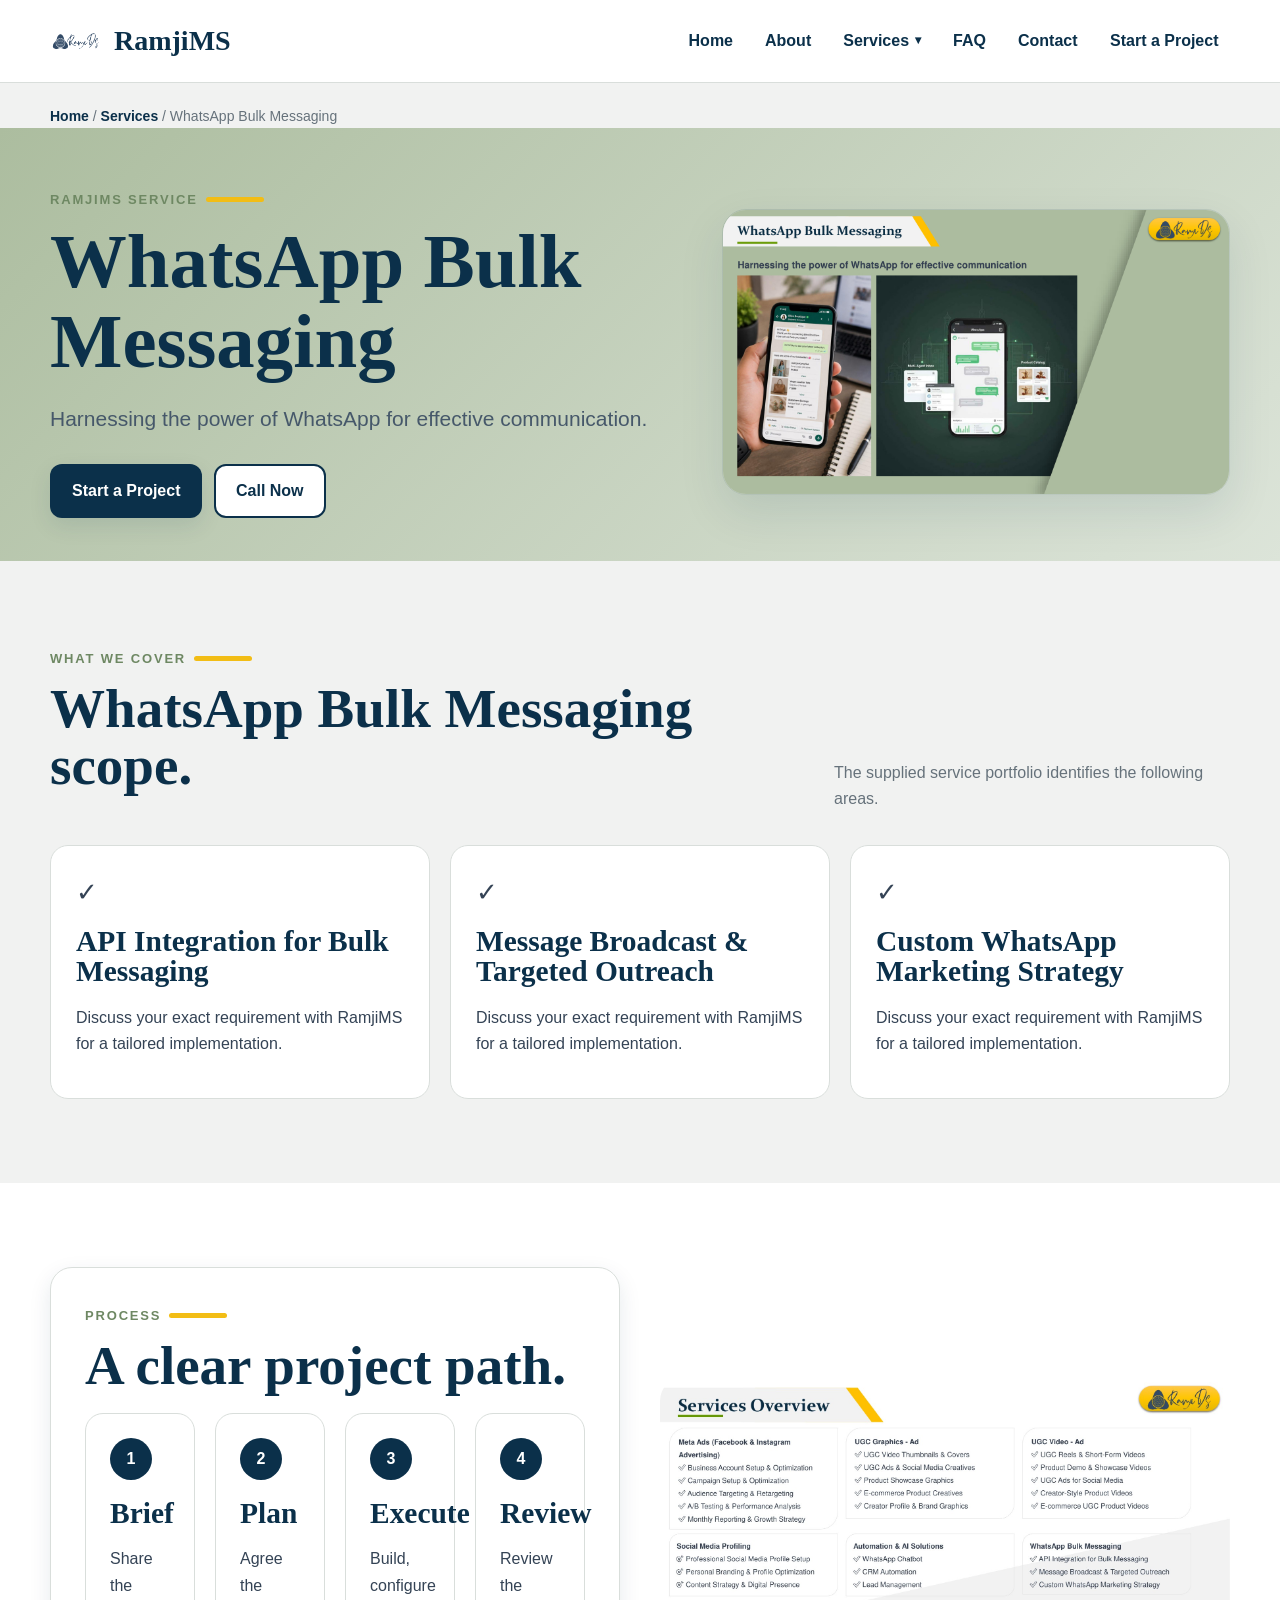
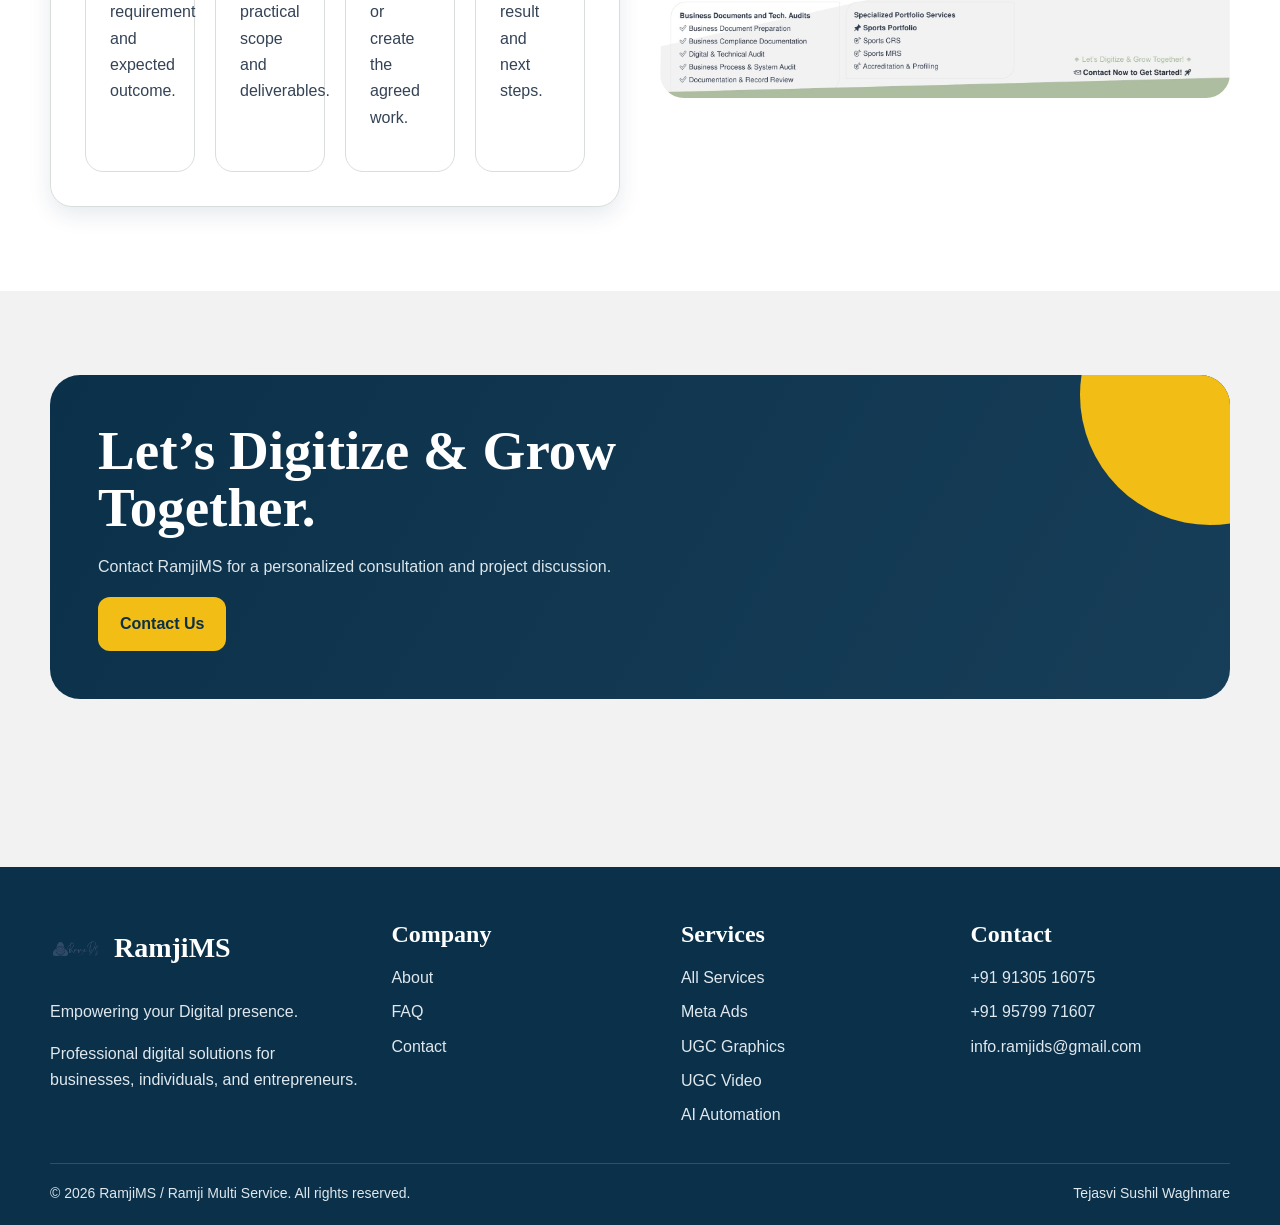
<file: services/whatsapp.html>
<!doctype html><html lang="en"><head><meta charset="utf-8"><meta name="viewport" content="width=device-width,initial-scale=1"><meta name="description" content="Harnessing the power of WhatsApp for effective communication RamjiMS service portfolio"><title>WhatsApp Bulk Messaging | RamjiMS</title><link rel="icon" href="../favicon.png"><link rel="stylesheet" href="../css/style.css"></head><body><a class="skip-link" href="#main">Skip to content</a><header class="site-header"><div class="container nav">
<a class="logo" href="../index.html" aria-label="RamjiMS home"><img src="../assets/images/ramjims-logo.png" alt="RamjiMS logo"><span>RamjiMS</span></a>
<button class="menu" type="button" aria-label="Open menu" aria-expanded="false">☰</button>
<nav class="site-nav" aria-label="Primary navigation">
<a href="../index.html" >Home</a>
<a href="../about.html" >About</a>
<div class="nav-dropdown"><button type="button" aria-expanded="false">Services</button><div class="dropdown-menu"><a href="../services/meta-ads.html">Meta Ads Services</a><a href="../services/ugc-graphics.html">UGC Graphics - Ad</a><a href="../services/ugc-video.html">UGC Video - Ad</a><a href="../services/social-media.html">Social Media Profiling</a><a href="../services/automation.html">AI Automation Services</a><a href="../services/whatsapp.html">WhatsApp Bulk Messaging</a><a href="../services/audits.html">Business Documents & Tech. Audits</a><a href="../services/sports.html">Specialized Portfolio Services</a><a href="../services/digital-products.html">Digital Product Development</a></div></div>
<a href="../faq.html" >FAQ</a>
<a href="../contact.html" >Contact</a>
<a class="btn btn-secondary" href="../contact.html">Start a Project</a></nav></div></header><main id="main"><section class="breadcrumb"><div class="container"><a href="../index.html">Home</a> / <a href="../services.html">Services</a> / <span>WhatsApp Bulk Messaging</span></div></section><section class="detail-hero"><div class="container detail-grid"><div class="reveal"><div class="eyebrow">RamjiMS Service</div><h1>WhatsApp Bulk Messaging</h1><p class="lead">Harnessing the power of WhatsApp for effective communication.</p><div class="hero-actions"><a class="btn btn-primary" href="../contact.html">Start a Project</a><a class="btn btn-outline" href="tel:+919130516075">Call Now</a></div></div><img class="reveal" src="../assets/images/whatsapp.jpg" alt="WhatsApp Bulk Messaging visual"></div></section><section class="section"><div class="container"><div class="section-head reveal"><div><div class="eyebrow">What We Cover</div><h2>WhatsApp Bulk Messaging scope.</h2></div><p>The supplied service portfolio identifies the following areas.</p></div><div class="grid feature-grid"><article class="feature reveal"><div class="icon">✓</div><h3>API Integration for Bulk Messaging</h3><p>Discuss your exact requirement with RamjiMS for a tailored implementation.</p></article><article class="feature reveal"><div class="icon">✓</div><h3>Message Broadcast & Targeted Outreach</h3><p>Discuss your exact requirement with RamjiMS for a tailored implementation.</p></article><article class="feature reveal"><div class="icon">✓</div><h3>Custom WhatsApp Marketing Strategy</h3><p>Discuss your exact requirement with RamjiMS for a tailored implementation.</p></article></div></div></section><section class="section" style="background:#fff"><div class="container split"><div class="panel reveal"><div class="eyebrow">Process</div><h2>A clear project path.</h2><div class="grid process"><div class="step"><h3>Brief</h3><p>Share the requirement and expected outcome.</p></div><div class="step"><h3>Plan</h3><p>Agree the practical scope and deliverables.</p></div><div class="step"><h3>Execute</h3><p>Build, configure or create the agreed work.</p></div><div class="step"><h3>Review</h3><p>Review the result and next steps.</p></div></div></div><div class="reveal"><img src="../assets/images/why-visual-2.jpg" alt="RamjiMS supporting visual" style="border-radius:24px"></div></div></section><section class="section"><div class="container cta reveal"><h2>Let’s Digitize & Grow Together.</h2><p>Contact RamjiMS for a personalized consultation and project discussion.</p><a class="btn btn-secondary" href="../contact.html">Contact Us</a></div></section></main><footer class="site-footer"><div class="container"><div class="footer-grid">
<div><a class="logo" href="../index.html" style="color:#fff"><img src="../assets/images/ramjims-logo.png" alt="RamjiMS logo"><span>RamjiMS</span></a><p>Empowering your Digital presence.</p><p>Professional digital solutions for businesses, individuals, and entrepreneurs.</p></div>
<div><h3>Company</h3><div class="footer-links"><a href="../about.html">About</a><a href="../faq.html">FAQ</a><a href="../contact.html">Contact</a></div></div>
<div><h3>Services</h3><div class="footer-links"><a href="../services.html">All Services</a><a href="../services/meta-ads.html">Meta Ads</a><a href="../services/ugc-graphics.html">UGC Graphics</a><a href="../services/ugc-video.html">UGC Video</a><a href="../services/automation.html">AI Automation</a></div></div>
<div><h3>Contact</h3><div class="footer-links"><a href="tel:+919130516075">+91 91305 16075</a><a href="tel:+919579971607">+91 95799 71607</a><a href="mailto:info.ramjids@gmail.com">info.ramjids@gmail.com</a></div></div>
</div><div class="footer-bottom"><span>© 2026 RamjiMS / Ramji Multi Service. All rights reserved.</span><span>Tejasvi Sushil Waghmare</span></div></div></footer><script src="../js/script.js" defer></script></body></html>
</file>
<file: css/style.css>
:root{
  --primary:#acbd9f;--primary-deep:#6e8863;--accent:#f2bd15;--accent-strong:#f4b900;
  --navy:#0b304a;--text:#344355;--muted:#66727b;--background:#f1f2f1;
  --surface:#fff;--surface-soft:#f7f8f7;--border:#d9dedb;
  --shadow:0 18px 45px rgba(11,48,74,.10);--shadow-sm:0 8px 22px rgba(11,48,74,.10);
  --radius:22px;--container:1180px;--space-2xl:84px;
  --font-body:Arial,Helvetica,sans-serif;--font-heading:Constantia,"Times New Roman",serif;
  --font-size-h1:clamp(42px,6vw,82px);--font-size-h2:clamp(34px,4.3vw,58px);--font-size-h3:clamp(22px,2.3vw,31px)
}
*{box-sizing:border-box}html{scroll-behavior:smooth}body{margin:0;font-family:var(--font-body);font-size:16px;line-height:1.65;color:var(--text);background:var(--background);overflow-x:hidden}body.menu-open{overflow:hidden}
img{display:block;max-width:100%;height:auto}a{color:inherit}button,input,textarea{font:inherit}button{cursor:pointer}:focus-visible{outline:3px solid var(--accent-strong);outline-offset:3px}
.skip-link{position:fixed;left:14px;top:-60px;z-index:2000;background:var(--navy);color:#fff;padding:10px 14px;border-radius:10px}.skip-link:focus{top:14px}
.container{width:min(var(--container),calc(100% - 40px));margin-inline:auto}
.site-header{position:sticky;top:0;z-index:1000;background:rgba(255,255,255,.96);backdrop-filter:blur(14px);border-bottom:1px solid var(--border)}
.nav{min-height:82px;display:flex;align-items:center;gap:24px;position:relative}
.logo{display:inline-flex;align-items:center;gap:12px;text-decoration:none;font:700 28px var(--font-heading);color:var(--navy);flex:0 0 auto}.logo img{width:52px;height:52px;object-fit:contain}
.site-nav{display:flex;align-items:center;gap:8px;margin-left:auto}.site-nav>a,.nav-dropdown>button{display:inline-flex;align-items:center;text-decoration:none;border:0;background:transparent;color:var(--navy);padding:10px 12px;border-radius:10px;font-weight:700}
.site-nav>a:hover,.site-nav>a[aria-current=page],.nav-dropdown>button:hover{background:var(--surface-soft);color:var(--primary-deep)}
.nav-dropdown{position:relative}.nav-dropdown>button{gap:6px}.nav-dropdown>button::after{content:"▾";font-size:12px}
.dropdown-menu{position:absolute;top:calc(100% + 8px);left:0;min-width:260px;padding:10px;background:#fff;border:1px solid var(--border);border-radius:14px;box-shadow:var(--shadow);display:none}
.nav-dropdown.open .dropdown-menu,.nav-dropdown:hover .dropdown-menu{display:grid}.dropdown-menu a{display:block;text-decoration:none;padding:9px 10px;border-radius:8px}.dropdown-menu a:hover{background:var(--surface-soft)}
.menu{display:none;border:0;background:transparent;color:var(--navy);font-size:31px;line-height:1;padding:8px;border-radius:10px}
.btn{display:inline-flex;align-items:center;justify-content:center;gap:9px;min-height:48px;padding:12px 20px;border-radius:12px;border:2px solid transparent;text-decoration:none;font-weight:800;transition:transform .2s,box-shadow .2s,background .2s,color .2s}
.btn:hover{transform:translateY(-2px)}.btn-primary{background:var(--navy);color:#fff;box-shadow:var(--shadow-sm)}.btn-secondary{background:var(--accent);color:var(--navy)}.btn-outline{background:#fff;border-color:var(--navy);color:var(--navy)}
.hero{position:relative;isolation:isolate;overflow:hidden;padding:clamp(60px,9vw,110px) 0;background:linear-gradient(120deg,rgba(172,189,159,.95) 0 48%,rgba(255,255,255,.72) 48% 100%)}
.hero::before,.hero::after{content:"";position:absolute;z-index:-1;border-radius:50%;background:var(--accent)}.hero::before{width:440px;height:440px;right:-180px;top:-180px;opacity:.92}.hero::after{width:220px;height:220px;right:80px;bottom:-140px;opacity:.25}
.hero-grid{display:grid;grid-template-columns:1.08fr .92fr;gap:48px;align-items:center}
.eyebrow{display:inline-flex;align-items:center;gap:8px;color:var(--primary-deep);font-size:13px;letter-spacing:.14em;font-weight:900;text-transform:uppercase;margin-bottom:12px}.eyebrow::after{content:"";width:58px;height:5px;background:var(--accent);border-radius:3px}
h1,h2,h3,h4{font-family:var(--font-heading);color:var(--navy);line-height:1.03;margin:0 0 18px}h1{font-size:var(--font-size-h1)}h2{font-size:var(--font-size-h2)}h3{font-size:var(--font-size-h3)}
.lead{font-size:clamp(17px,2vw,21px);max-width:720px;color:#46586a}.hero-actions{display:flex;flex-wrap:wrap;gap:12px;margin-top:28px}.logo-strip{display:flex;flex-wrap:wrap;gap:10px;margin-top:28px}
.chip{display:inline-flex;align-items:center;background:var(--accent);color:var(--navy);border-radius:10px;padding:8px 12px;font-weight:800;text-decoration:none;box-shadow:0 7px 16px rgba(11,48,74,.08)}
.section{padding:var(--space-2xl) 0}.section-head{display:flex;justify-content:space-between;gap:28px;align-items:end;margin-bottom:32px}.section-head>div{max-width:760px}.section-head p{max-width:620px;margin:0;color:var(--muted)}
.grid{display:grid;gap:20px}.service-grid{grid-template-columns:repeat(3,minmax(0,1fr))}
.card{background:var(--surface);border:1px solid var(--border);border-radius:var(--radius);box-shadow:var(--shadow-sm);overflow:hidden;min-width:0;transition:transform .22s,box-shadow .22s,border-color .22s}.card:hover{transform:translateY(-5px);box-shadow:var(--shadow);border-color:#c4cec8}
.card-link{text-decoration:none;display:block;height:100%}.card-img{width:100%;aspect-ratio:16/10;object-fit:cover;background:var(--primary)}.card-body{padding:24px}.card-body p{margin:0;color:var(--muted)}
.card-list{list-style:none;padding:0;margin:18px 0 0;display:grid;gap:8px}.card-list li{display:flex;gap:9px;align-items:flex-start}.card-list li::before{content:"✓";color:var(--primary-deep);font-weight:900}
.stats{grid-template-columns:repeat(4,minmax(0,1fr))}.stat{background:#fff;border:1px solid var(--border);border-radius:18px;padding:22px}.stat strong{display:block;font:700 38px var(--font-heading);color:var(--navy)}
.split{display:grid;grid-template-columns:1fr 1fr;gap:40px;align-items:center}.panel{background:#fff;border:1px solid var(--border);border-radius:var(--radius);padding:34px;box-shadow:var(--shadow-sm)}
.checks{display:grid;gap:14px;list-style:none;padding:0;margin:0}.checks li{display:flex;gap:12px}.checks li::before{content:"✓";flex:0 0 26px;height:26px;display:grid;place-items:center;border-radius:50%;background:var(--accent);color:var(--navy);font-weight:900}
.process{grid-template-columns:repeat(4,minmax(0,1fr));counter-reset:steps}.process .step{counter-increment:steps;background:#fff;border:1px solid var(--border);border-radius:18px;padding:24px}.step::before{content:counter(steps);display:grid;place-items:center;width:42px;height:42px;border-radius:50%;background:var(--navy);color:#fff;font-weight:900;margin-bottom:18px}
.cta{background:linear-gradient(120deg,var(--navy),#173e58);color:#fff;border-radius:30px;padding:48px;position:relative;overflow:hidden}.cta::after{content:"";position:absolute;width:260px;height:260px;border-radius:50%;background:var(--accent);right:-110px;top:-110px}.cta h2{color:#fff;max-width:720px}.cta p{max-width:720px;color:#dce6eb}
.breadcrumb{padding:22px 0 0;color:var(--muted);font-size:14px}.breadcrumb a{text-decoration:none;color:var(--navy);font-weight:700}
.detail-hero{padding:58px 0 42px;background:linear-gradient(135deg,var(--primary),#dce4d9)}.detail-grid{display:grid;grid-template-columns:1fr .8fr;gap:38px;align-items:center}.detail-hero img{border-radius:24px;border:1px solid rgba(11,48,74,.12);box-shadow:var(--shadow)}
.feature-grid,.related-grid{grid-template-columns:repeat(3,minmax(0,1fr))}.feature{padding:25px;background:#fff;border:1px solid var(--border);border-radius:18px}.feature .icon{font-size:26px;margin-bottom:12px}
.faq-list{display:grid;gap:12px;max-width:900px;margin:auto}.faq-item{background:#fff;border:1px solid var(--border);border-radius:15px;overflow:hidden}.faq-question{width:100%;display:flex;justify-content:space-between;gap:15px;text-align:left;border:0;background:#fff;color:var(--navy);padding:19px 20px;font-weight:800}.faq-question span:last-child{font-size:22px}.faq-answer{display:none;padding:0 20px 20px;color:var(--muted)}.faq-item.open .faq-answer{display:block}
.contact-grid{display:grid;grid-template-columns:.8fr 1.2fr;gap:30px}.contact-info{display:grid;gap:14px}.contact-item{background:#fff;border:1px solid var(--border);border-radius:16px;padding:18px}.contact-item strong{display:block;color:var(--navy)}
.form-grid{display:grid;grid-template-columns:1fr 1fr;gap:16px}.field{display:grid;gap:7px}.field.full{grid-column:1/-1}.field label{font-weight:800;color:var(--navy)}.field input,.field textarea{width:100%;border:1px solid #cfd6d2;border-radius:12px;padding:13px 14px;background:#fff;color:var(--text)}.field textarea{min-height:150px;resize:vertical}.form-status{min-height:24px;font-weight:700}
.site-footer{background:var(--navy);color:#dfe8ed;padding:55px 0 20px;margin-top:var(--space-2xl)}.footer-grid{display:grid;grid-template-columns:1.2fr 1fr 1fr 1fr;gap:30px}.site-footer h3{color:#fff;font-size:24px}.site-footer a{text-decoration:none;color:#dfe8ed}.site-footer a:hover{color:var(--accent)}.footer-links{display:grid;gap:8px}.footer-bottom{border-top:1px solid rgba(255,255,255,.15);margin-top:34px;padding-top:18px;font-size:14px;display:flex;justify-content:space-between;gap:15px;flex-wrap:wrap}
.reveal{opacity:0;transform:translateY(18px);transition:opacity .55s,transform .55s}.reveal.show{opacity:1;transform:none}
@media(max-width:980px){
  .hero-grid,.detail-grid,.split,.contact-grid{grid-template-columns:1fr}
  .service-grid,.feature-grid,.related-grid{grid-template-columns:repeat(2,minmax(0,1fr))}
  .stats,.process{grid-template-columns:repeat(2,minmax(0,1fr))}
  .footer-grid{grid-template-columns:repeat(2,minmax(0,1fr))}
  .site-nav{display:none}.menu{display:block;margin-left:auto}
  .site-nav.mobile-open{display:flex;position:absolute;top:82px;left:0;right:0;flex-direction:column;align-items:stretch;gap:3px;padding:14px;background:#fff;border:1px solid var(--border);border-top:0;box-shadow:var(--shadow);border-radius:0 0 18px 18px;max-height:calc(100vh - 82px);overflow:auto}
  .site-nav.mobile-open>a,.site-nav.mobile-open .nav-dropdown>button{padding:13px 12px}
  .site-nav.mobile-open .nav-dropdown{width:100%}.site-nav.mobile-open .dropdown-menu{position:static;display:none;box-shadow:none;border:0;border-radius:0;padding:0 0 8px 12px;min-width:0}
  .site-nav.mobile-open .nav-dropdown.open .dropdown-menu{display:grid}
}
@media(max-width:640px){
  :root{--space-2xl:62px}.container{width:min(100% - 28px,var(--container))}
  .nav{min-height:76px}.logo{font-size:23px}.logo img{width:46px;height:46px}.site-nav.mobile-open{top:76px;max-height:calc(100vh - 76px)}
  .hero{padding:52px 0 62px;background:linear-gradient(135deg,var(--primary) 0 64%,#eef1ed 64% 100%)}.hero::before{width:250px;height:250px;right:-120px;top:-80px}.hero-art{transform:none}
  .hero-actions .btn{width:100%}.chip{font-size:14px;padding:8px 10px}.service-grid,.feature-grid,.related-grid,.stats,.process,.footer-grid{grid-template-columns:1fr}
  .section-head{display:block}.section-head p{margin-top:10px}.card-body,.panel{padding:20px}.detail-hero{padding:38px 0}.cta{padding:32px 22px;border-radius:22px}.form-grid{grid-template-columns:1fr}.field.full{grid-column:auto}.footer-bottom{display:block}
}
@media(prefers-reduced-motion:reduce){html{scroll-behavior:auto}*,*::before,*::after{animation:none!important;transition:none!important}.reveal{opacity:1;transform:none}}


/* =========================================================
   RamjiMS Motion Layer — subtle, performance-friendly
   ========================================================= */
:root{
  --transition-fast:.2s ease;
  --transition-normal:.4s cubic-bezier(.22,.61,.36,1);
  --transition-slow:.7s cubic-bezier(.22,.61,.36,1);
}

/* Page-load polish */
body{animation:ramjiPageIn .48s ease both}
@keyframes ramjiPageIn{from{opacity:.001}to{opacity:1}}

.site-header{
  transition:box-shadow var(--transition-normal),background var(--transition-normal);
}
.site-header:hover{box-shadow:0 5px 24px rgba(11,48,74,.07)}

/* Navigation micro-interactions */
.site-nav>a,.nav-dropdown>button{
  position:relative;
  transition:color var(--transition-fast),background var(--transition-fast),transform var(--transition-fast);
}
.site-nav>a:not(.btn)::after{
  content:"";
  position:absolute;left:12px;right:12px;bottom:5px;height:2px;
  background:var(--accent);transform:scaleX(0);transform-origin:center;
  transition:transform var(--transition-normal);
}
.site-nav>a:not(.btn):hover::after,
.site-nav>a[aria-current=page]:not(.btn)::after{transform:scaleX(1)}
.dropdown-menu{
  opacity:0;transform:translateY(-7px);
  visibility:hidden;
  transition:opacity var(--transition-fast),transform var(--transition-normal),visibility var(--transition-fast);
}
.nav-dropdown:hover .dropdown-menu,
.nav-dropdown.open .dropdown-menu{
  opacity:1;transform:translateY(0);visibility:visible;
}
.nav-dropdown:hover .dropdown-menu a,
.nav-dropdown.open .dropdown-menu a{animation:ramjiDropItem .28s ease both}
.nav-dropdown:hover .dropdown-menu a:nth-child(2),
.nav-dropdown.open .dropdown-menu a:nth-child(2){animation-delay:.025s}
.nav-dropdown:hover .dropdown-menu a:nth-child(3),
.nav-dropdown.open .dropdown-menu a:nth-child(3){animation-delay:.05s}
.nav-dropdown:hover .dropdown-menu a:nth-child(4),
.nav-dropdown.open .dropdown-menu a:nth-child(4){animation-delay:.075s}
@keyframes ramjiDropItem{from{opacity:0;transform:translateY(-4px)}to{opacity:1;transform:none}}

/* Mobile menu */
@media(max-width:980px){
  .site-nav.mobile-open{animation:ramjiMenuIn .28s ease both}
  .site-nav.mobile-open>a,.site-nav.mobile-open .nav-dropdown>button{
    animation:ramjiMenuItem .3s ease both;
  }
  .site-nav.mobile-open>a:nth-child(1){animation-delay:.02s}
  .site-nav.mobile-open>a:nth-child(2){animation-delay:.05s}
  .site-nav.mobile-open .nav-dropdown{animation-delay:.08s}
  .site-nav.mobile-open>a:nth-last-child(2){animation-delay:.11s}
  .site-nav.mobile-open>a:last-child{animation-delay:.14s}
}
@keyframes ramjiMenuIn{from{opacity:0;transform:translateY(-8px)}to{opacity:1;transform:none}}
@keyframes ramjiMenuItem{from{opacity:0;transform:translateY(-5px)}to{opacity:1;transform:none}}

/* Hero entrance */
.hero .eyebrow,.hero h1,.hero .lead,.hero .hero-actions,.hero .logo-strip{
  animation:ramjiHeroUp .65s cubic-bezier(.22,.61,.36,1) both;
}
.hero .eyebrow{animation-delay:.05s}
.hero h1{animation-delay:.12s}
.hero .lead{animation-delay:.19s}
.hero .hero-actions{animation-delay:.26s}
.hero .logo-strip{animation-delay:.33s}
.hero-art{
  animation:ramjiHeroVisual .75s cubic-bezier(.22,.61,.36,1) .12s both;
}
@keyframes ramjiHeroUp{from{opacity:0;transform:translateY(20px)}to{opacity:1;transform:none}}
@keyframes ramjiHeroVisual{from{opacity:0;transform:translateY(16px) scale(.975)}to{opacity:1;transform:none}}

/* Existing reveal class upgraded with stagger support */
.reveal{will-change:opacity,transform}
.reveal:nth-child(2){transition-delay:.06s}
.reveal:nth-child(3){transition-delay:.12s}
.reveal:nth-child(4){transition-delay:.18s}
.reveal:nth-child(5){transition-delay:.24s}
.reveal:nth-child(6){transition-delay:.30s}
.reveal:nth-child(7){transition-delay:.36s}
.reveal:nth-child(8){transition-delay:.42s}

/* Cards */
.card,.feature,.stat,.step,.contact-item{
  transition:transform var(--transition-normal),box-shadow var(--transition-normal),border-color var(--transition-normal);
}
.card:hover,.feature:hover,.stat:hover,.step:hover,.contact-item:hover{
  transform:translateY(-4px);
}
.card-img{
  transition:transform .6s cubic-bezier(.22,.61,.36,1),filter .4s ease;
}
.card:hover .card-img{transform:scale(1.018);filter:saturate(1.03)}
.card-link .btn{transition:transform var(--transition-fast),box-shadow var(--transition-fast)}
.card:hover .btn{transform:translateX(3px)}

/* Buttons */
.btn{will-change:transform;transition:transform var(--transition-fast),box-shadow var(--transition-normal),background var(--transition-fast),color var(--transition-fast)}
.btn:hover{box-shadow:0 10px 24px rgba(11,48,74,.13)}
.btn:active{transition-duration:.08s}

/* Chips */
.chip{transition:transform var(--transition-fast),box-shadow var(--transition-normal),background var(--transition-fast)}
.chip:hover{transform:translateY(-2px);box-shadow:0 10px 20px rgba(11,48,74,.12)}

/* Gentle decorative movement; intentionally slow and tiny */
.hero::before{animation:ramjiFloat 8s ease-in-out infinite}
.hero::after{animation:ramjiFloat 6s ease-in-out 1s infinite reverse}
@keyframes ramjiFloat{0%,100%{transform:translate3d(0,0,0)}50%{transform:translate3d(0,7px,0)}}

/* Detail-page image entrance */
.detail-hero img{
  animation:ramjiImageIn .7s cubic-bezier(.22,.61,.36,1) .1s both;
}
@keyframes ramjiImageIn{from{opacity:0;transform:scale(.975)}to{opacity:1;transform:scale(1)}}

/* FAQ */
.faq-question{transition:background var(--transition-fast),color var(--transition-fast)}
.faq-question:hover{background:var(--surface-soft)}
.faq-question span:last-child{transition:transform var(--transition-normal)}
.faq-item.open .faq-question span:last-child{transform:rotate(180deg)}
.faq-answer{display:grid;grid-template-rows:0fr;padding:0 20px;opacity:0;transition:grid-template-rows var(--transition-normal),opacity var(--transition-fast),padding var(--transition-normal)}
.faq-answer p{overflow:hidden;margin:0}
.faq-item.open .faq-answer{display:grid;grid-template-rows:1fr;opacity:1;padding:0 20px 20px}

/* Footer */
.site-footer a{transition:color var(--transition-fast),transform var(--transition-fast)}
.site-footer .footer-links a:hover{transform:translateX(3px)}

/* Form feedback */
.field input,.field textarea{transition:border-color var(--transition-fast),box-shadow var(--transition-fast)}
.field input:focus,.field textarea:focus{border-color:var(--primary-deep);box-shadow:0 0 0 4px rgba(110,136,99,.12);outline:0}

/* Prevent motion from interfering with interaction */
.site-nav,.dropdown-menu,.card,.btn,.chip{backface-visibility:hidden}

/* Accessibility: respect reduced motion */
@media(prefers-reduced-motion:reduce){
  html{scroll-behavior:auto}
  *,*::before,*::after{
    animation-duration:.01ms!important;
    animation-iteration-count:1!important;
    transition-duration:.01ms!important;
  }
  .hero .eyebrow,.hero h1,.hero .lead,.hero .hero-actions,.hero .logo-strip,.hero-art,.detail-hero img,body{animation:none!important}
  .reveal{opacity:1!important;transform:none!important}
}

body.page-leaving{opacity:0;transition:opacity .13s ease}
</file>
